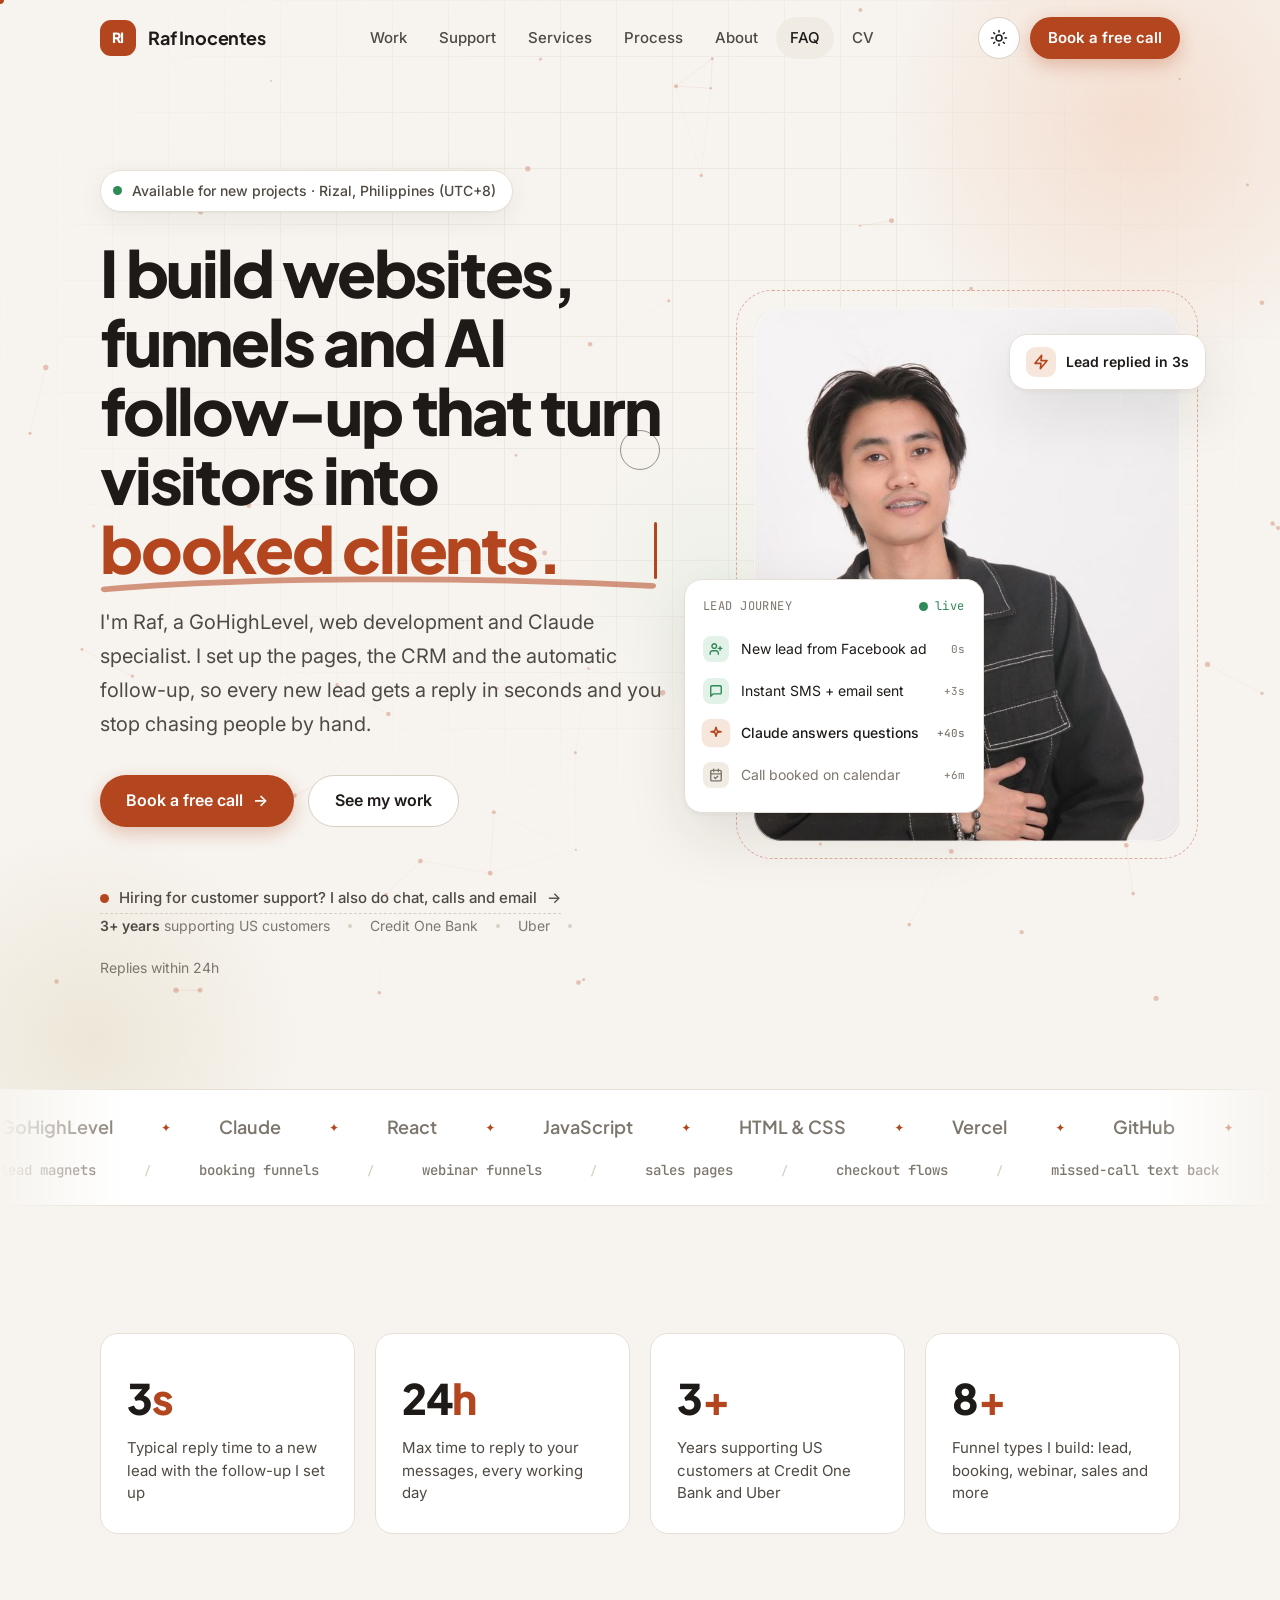
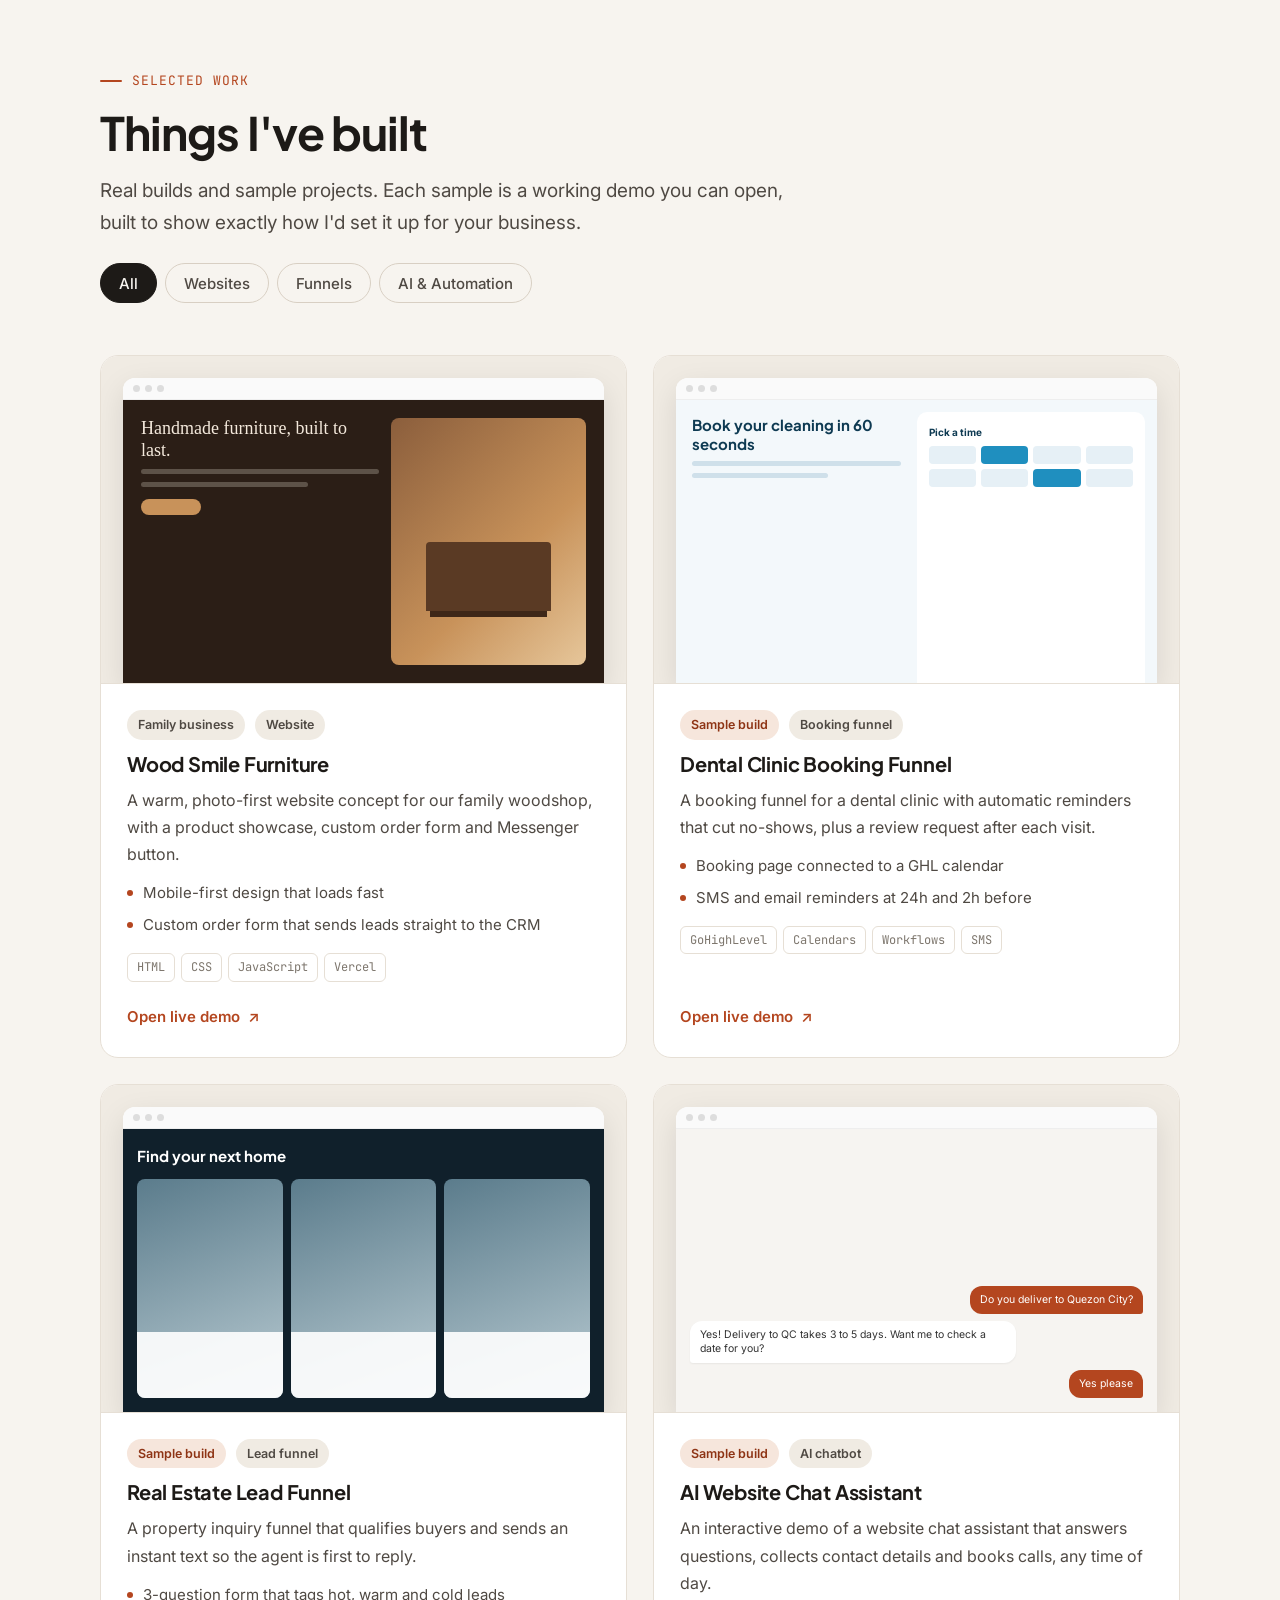
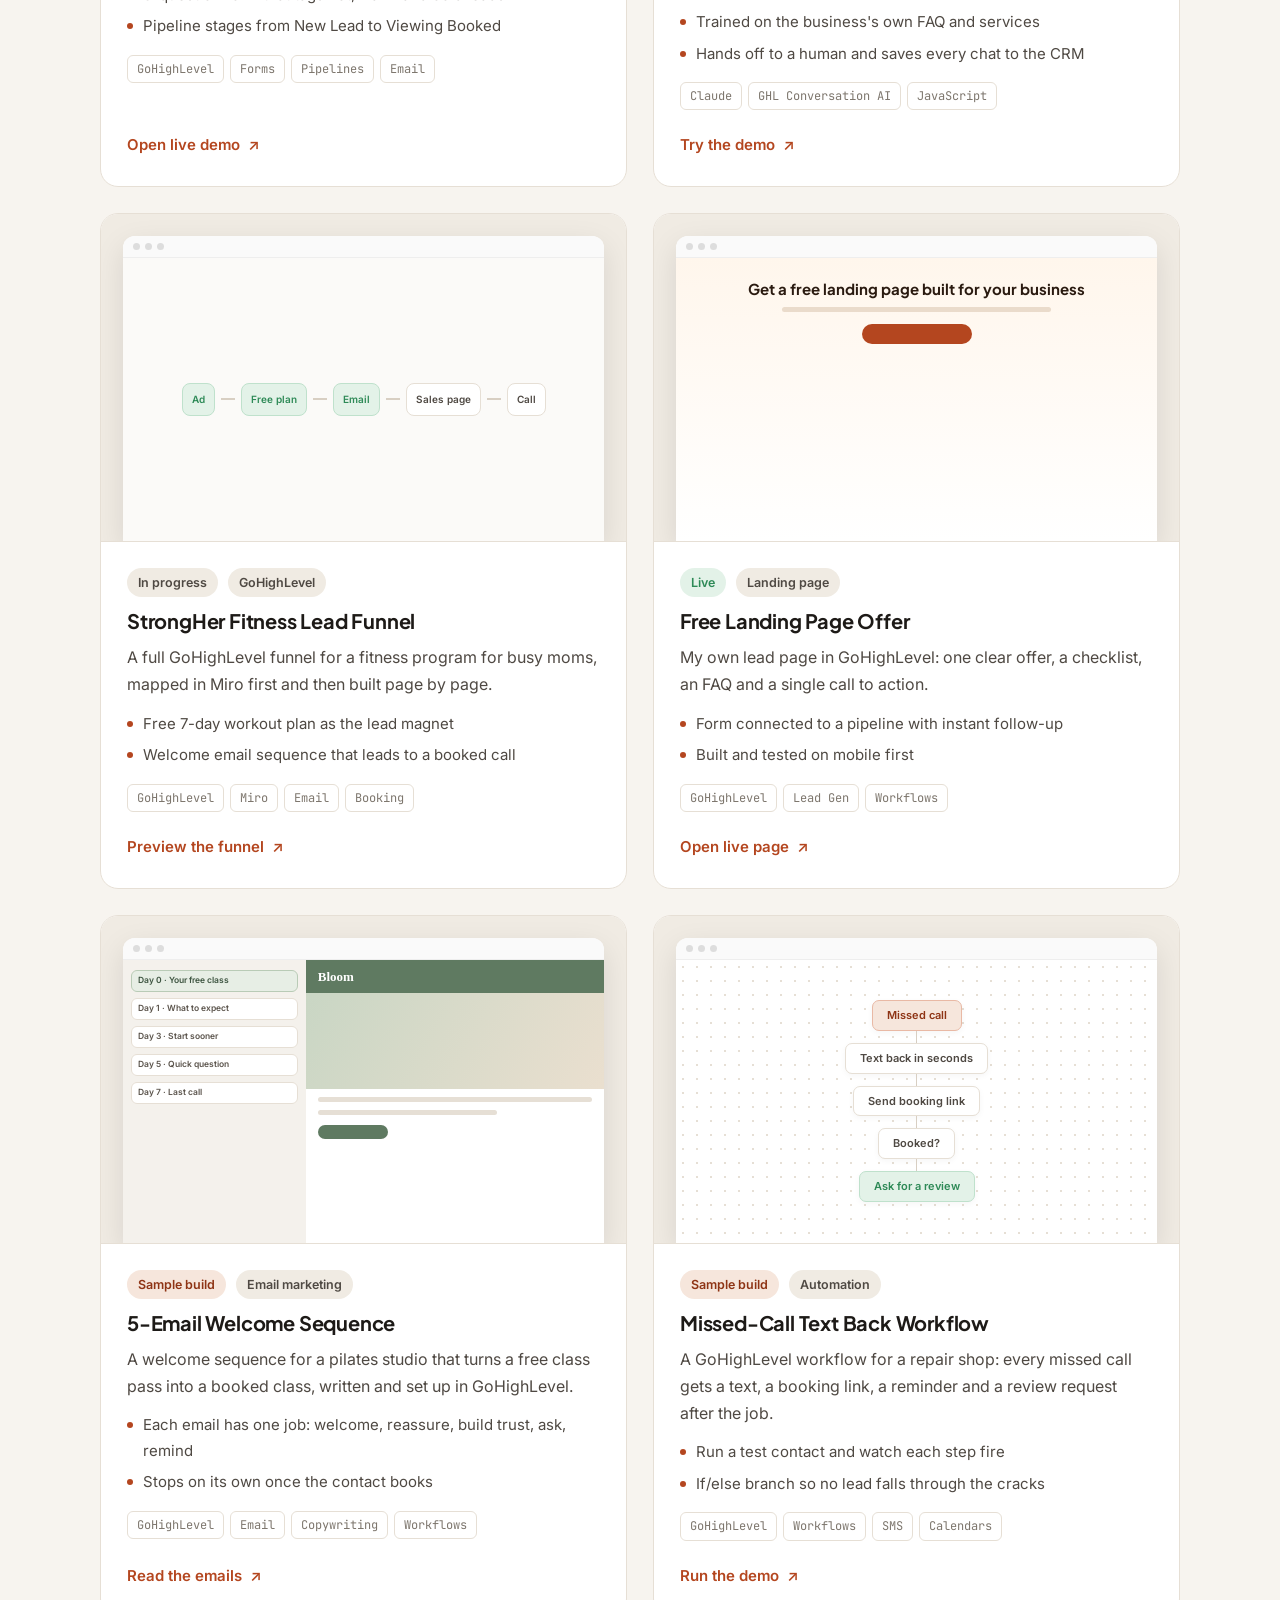
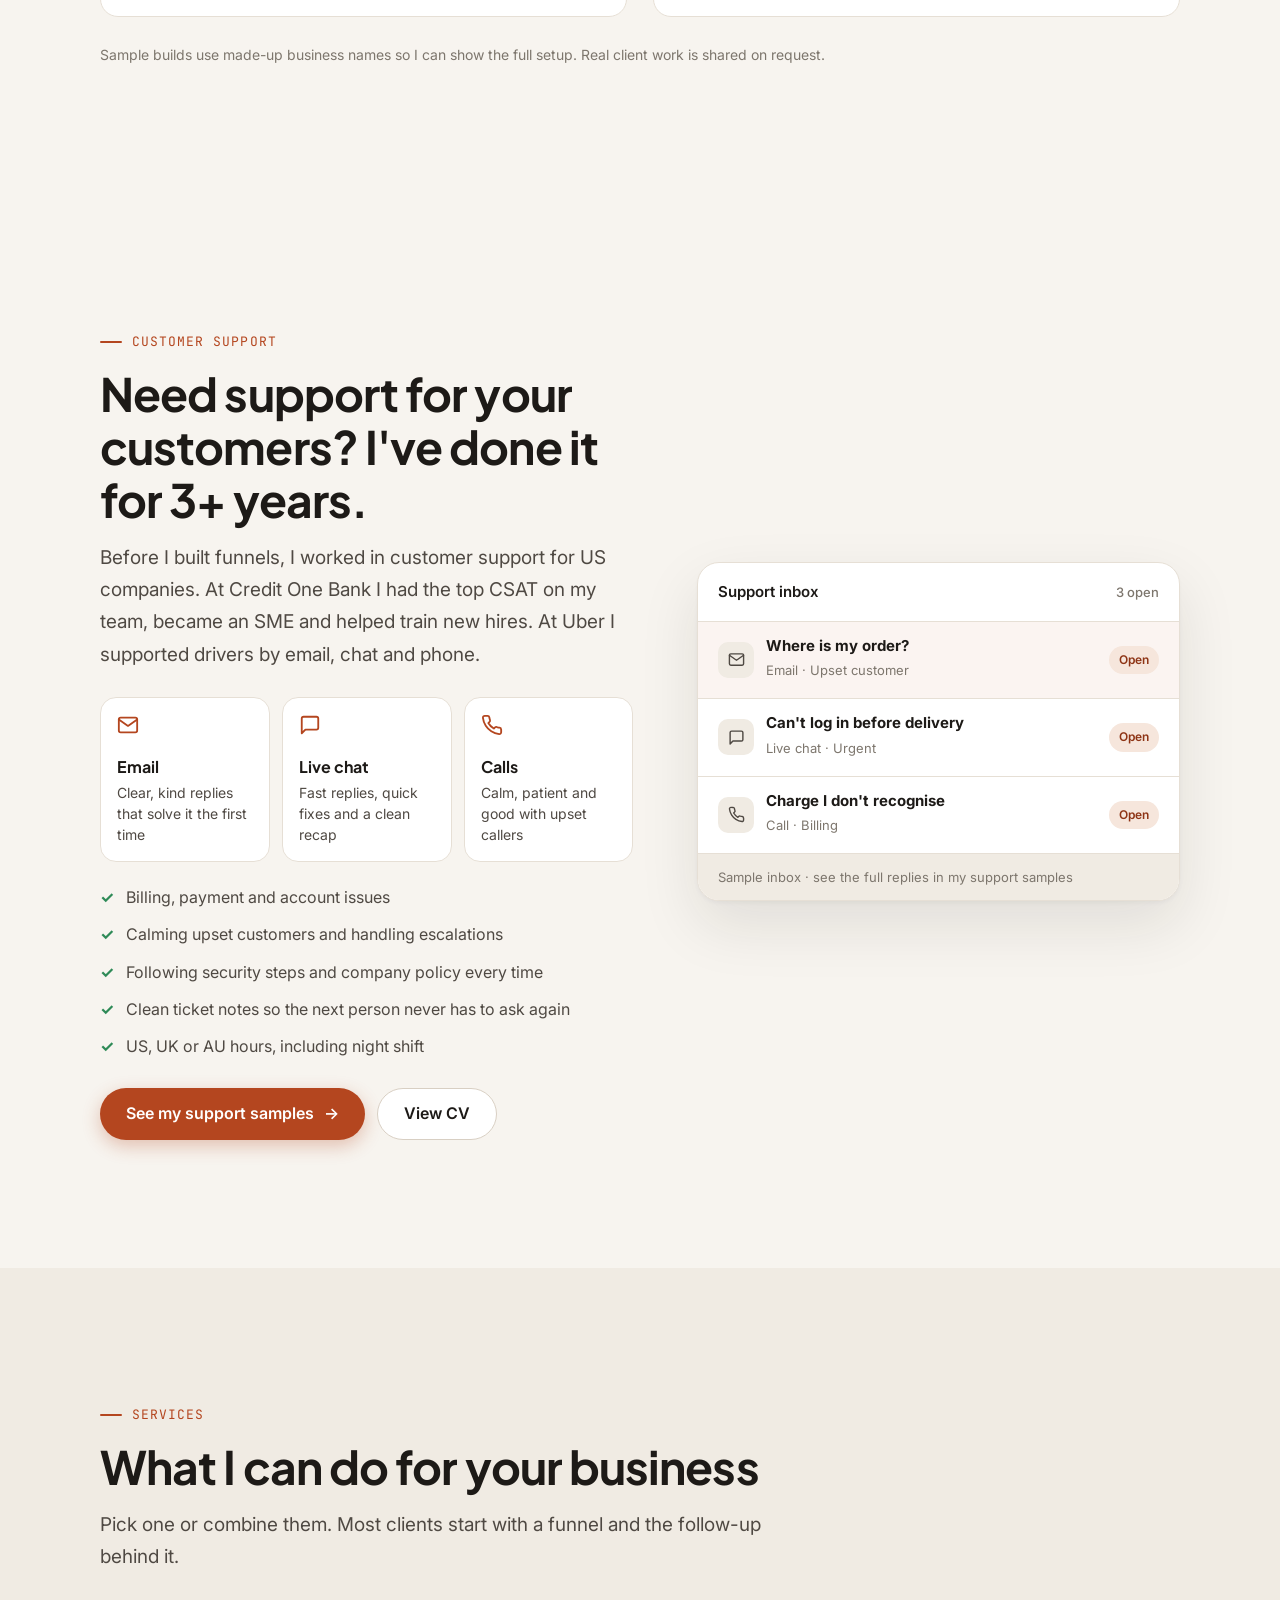
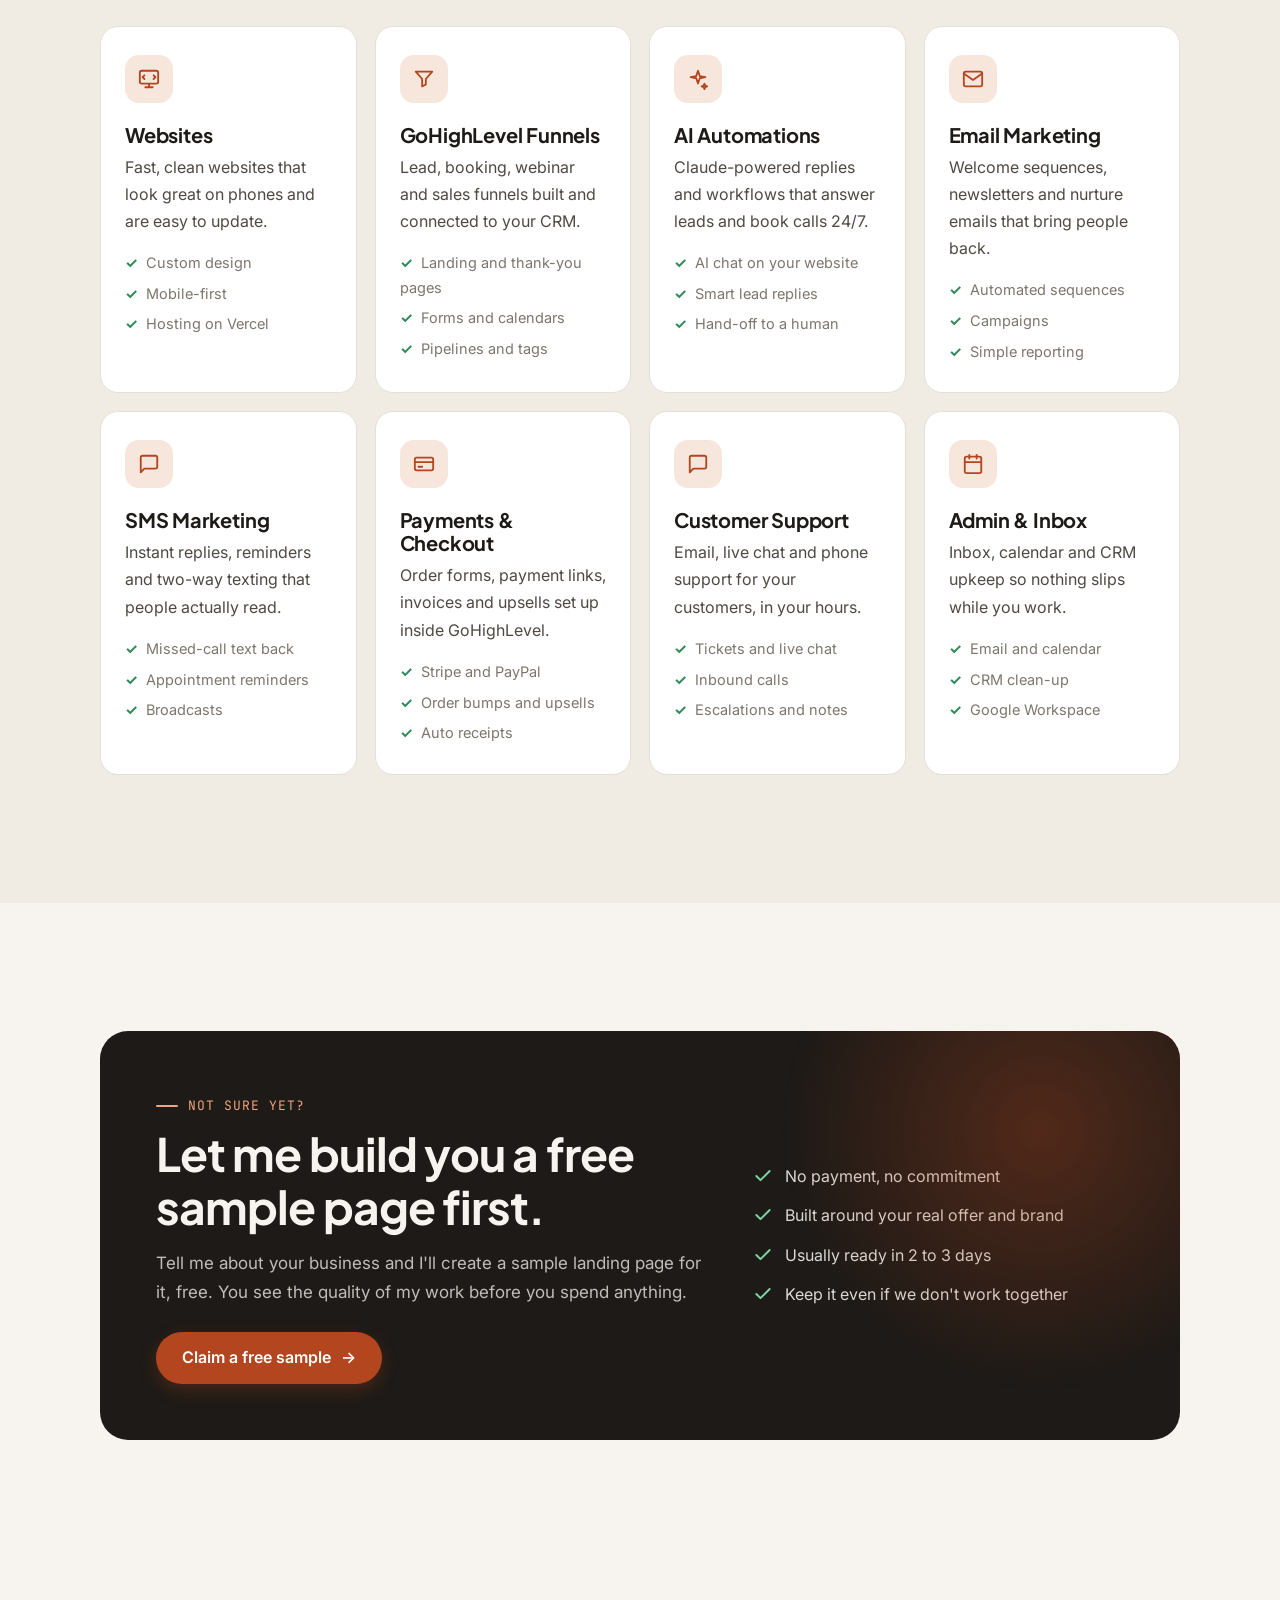
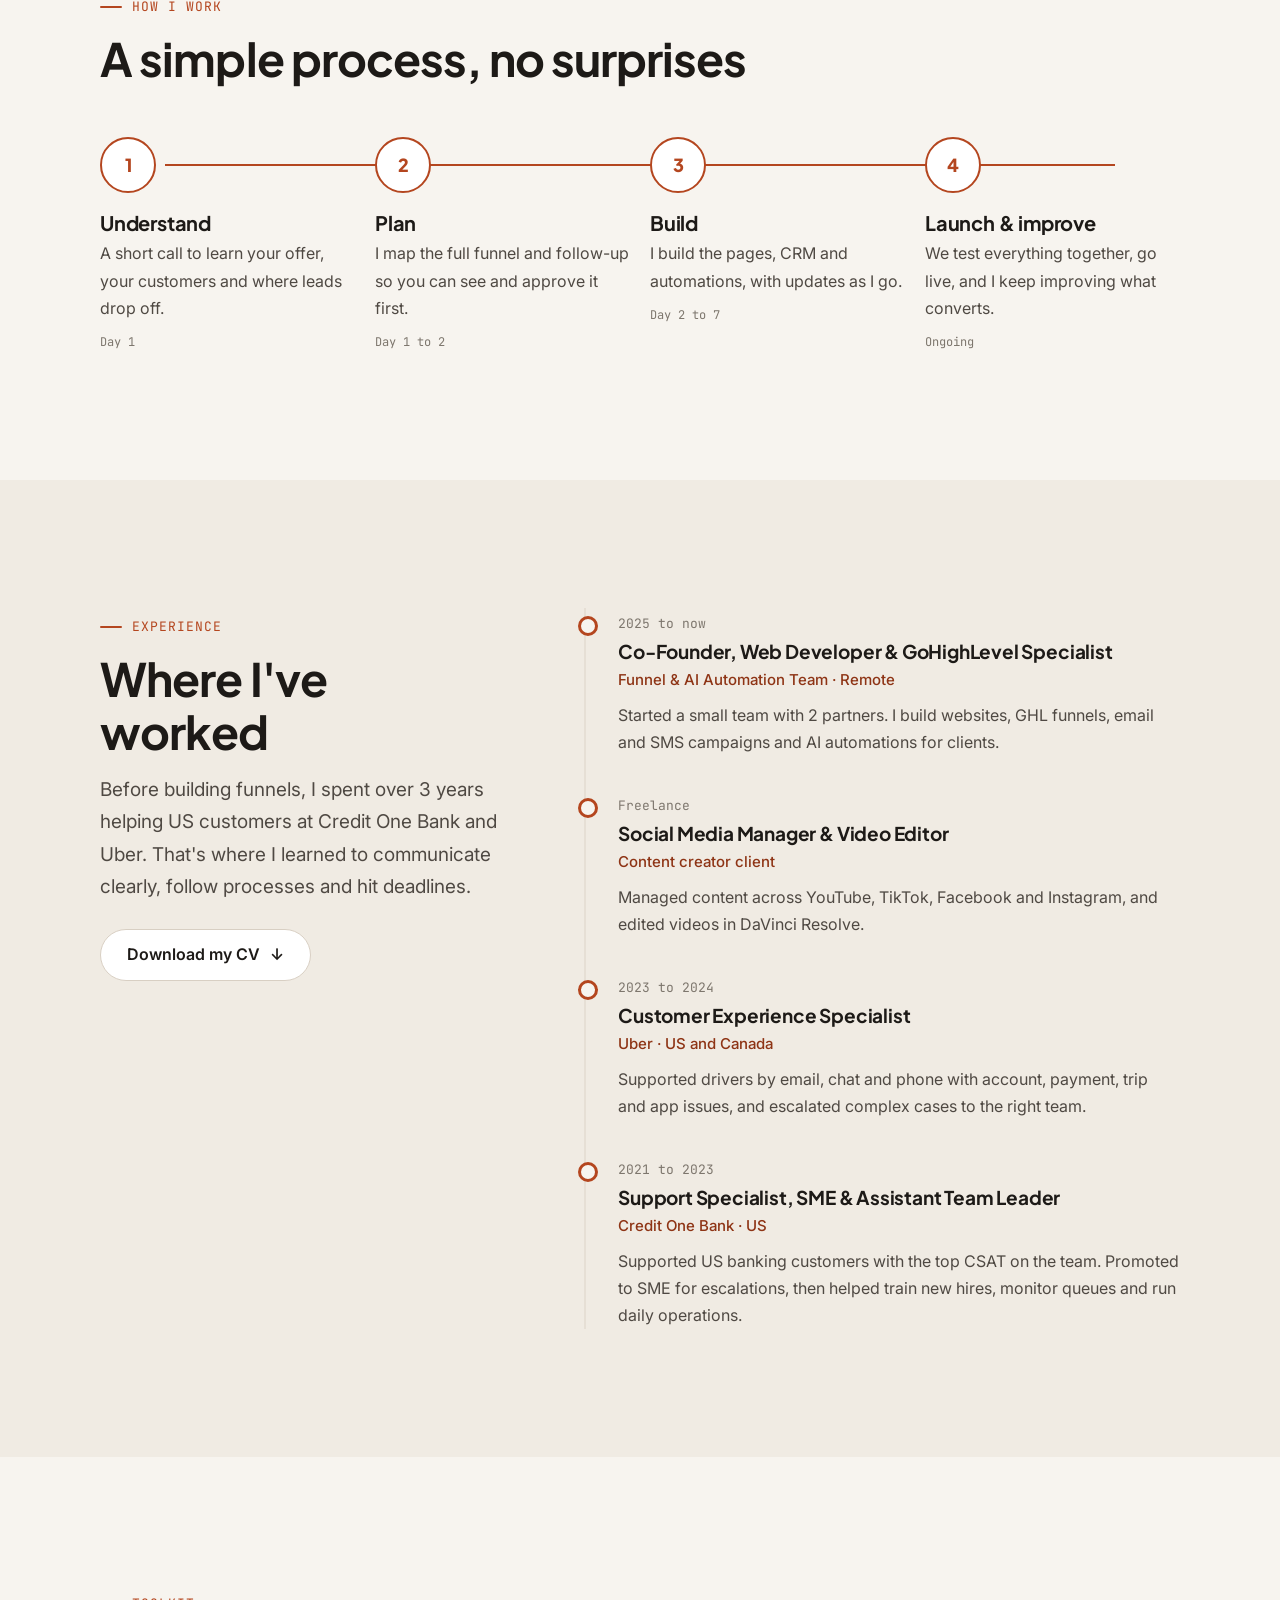
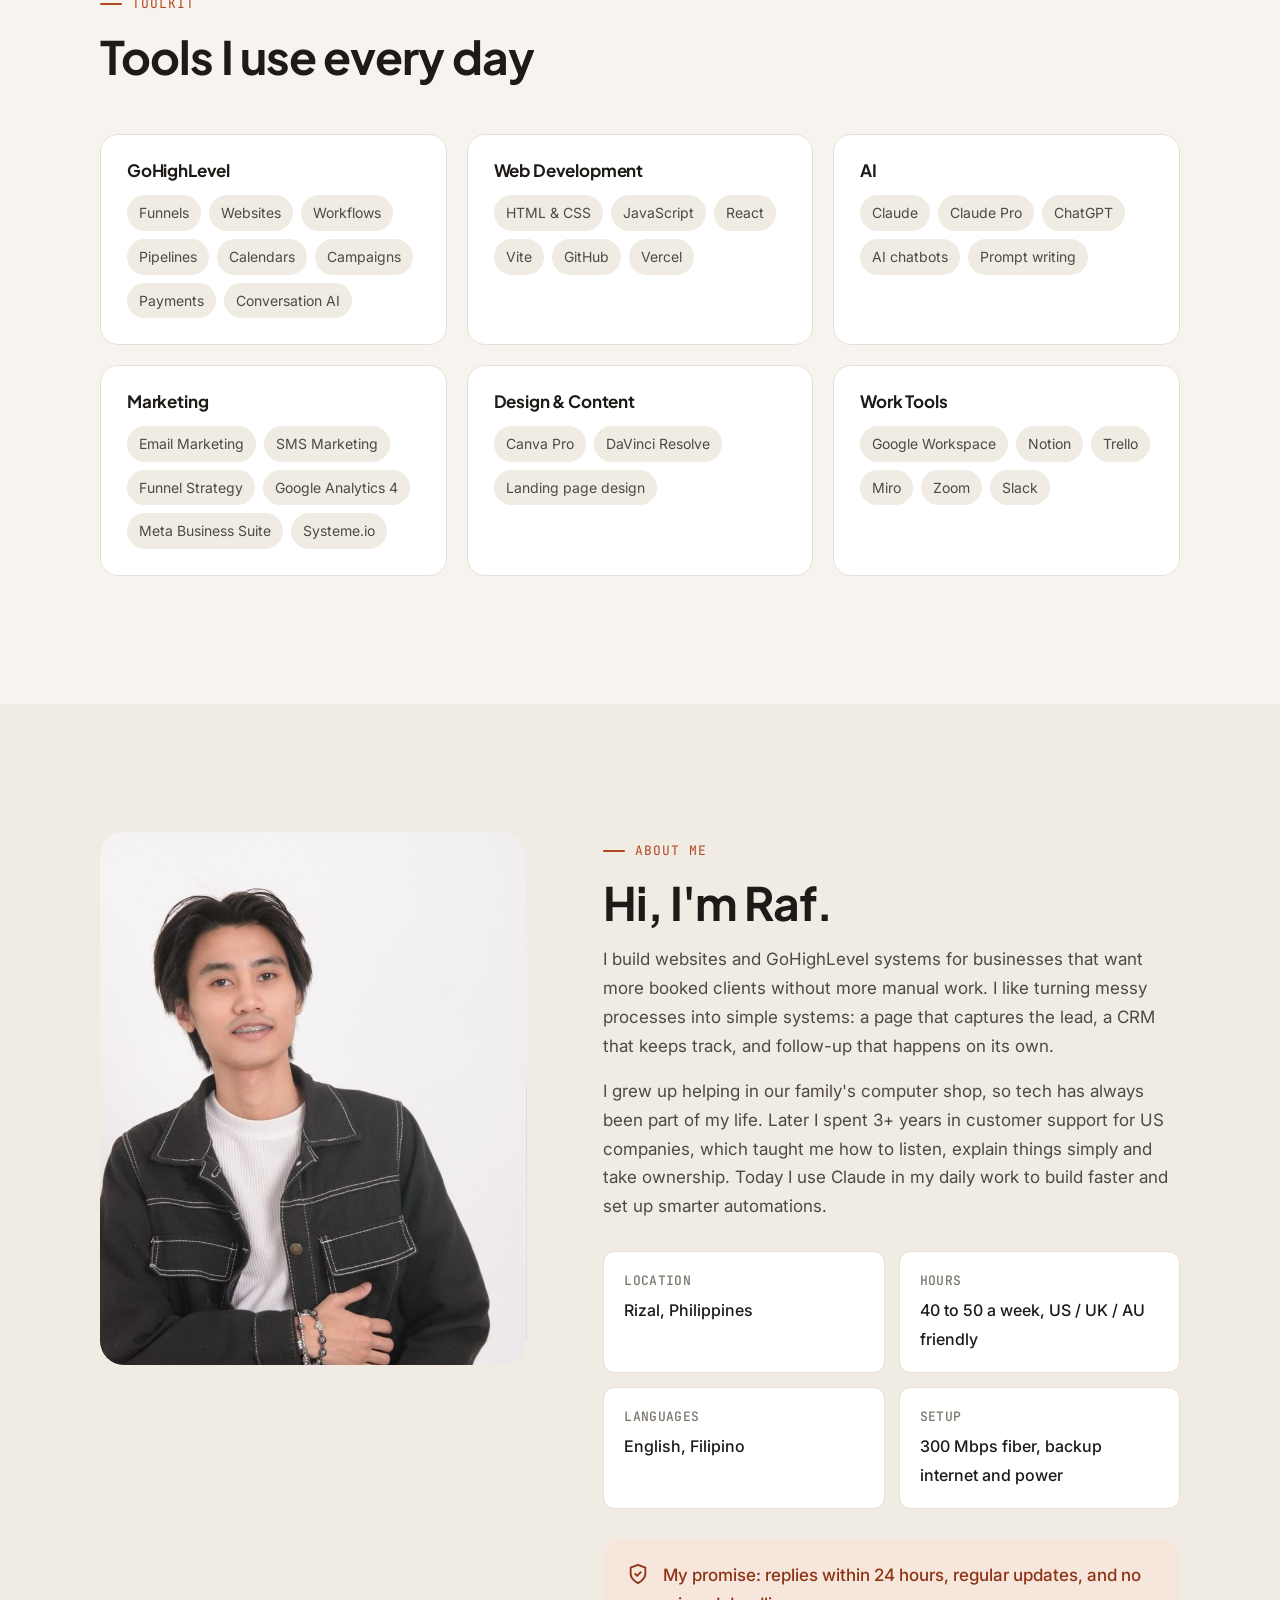
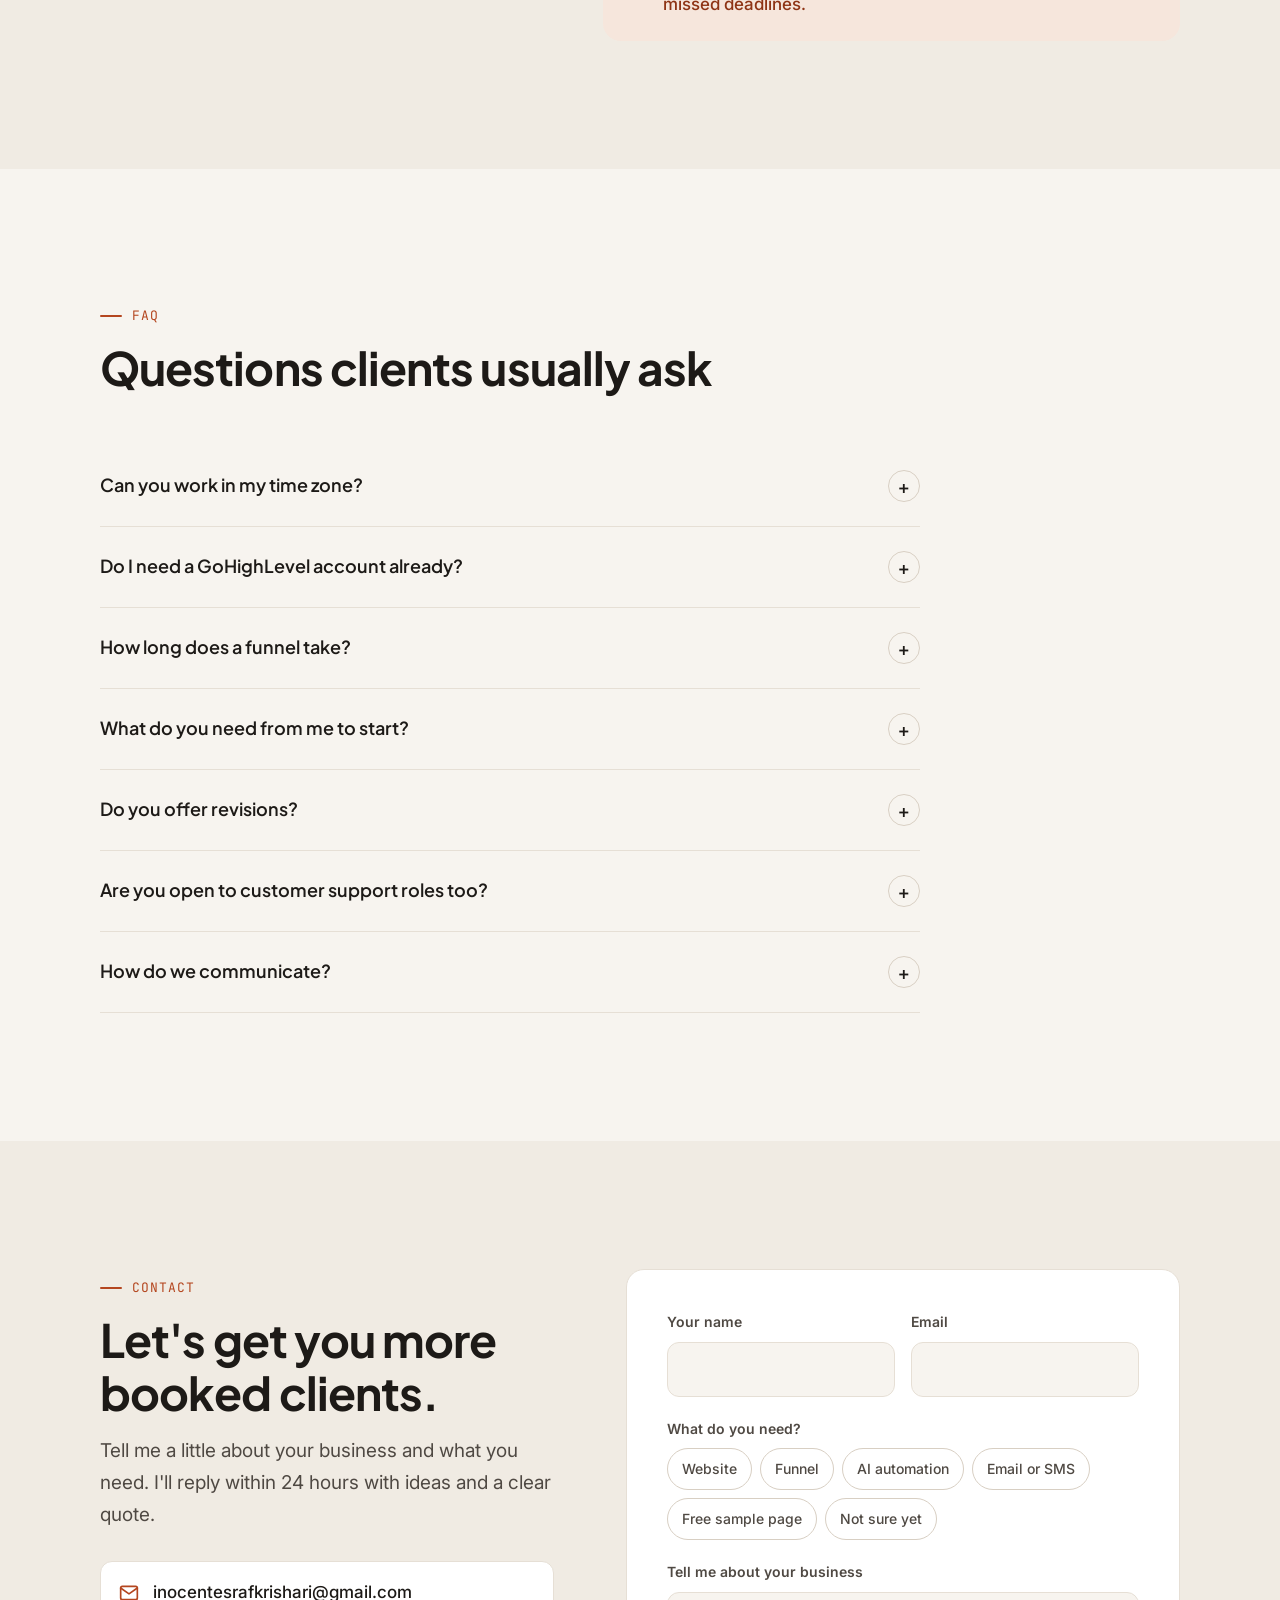
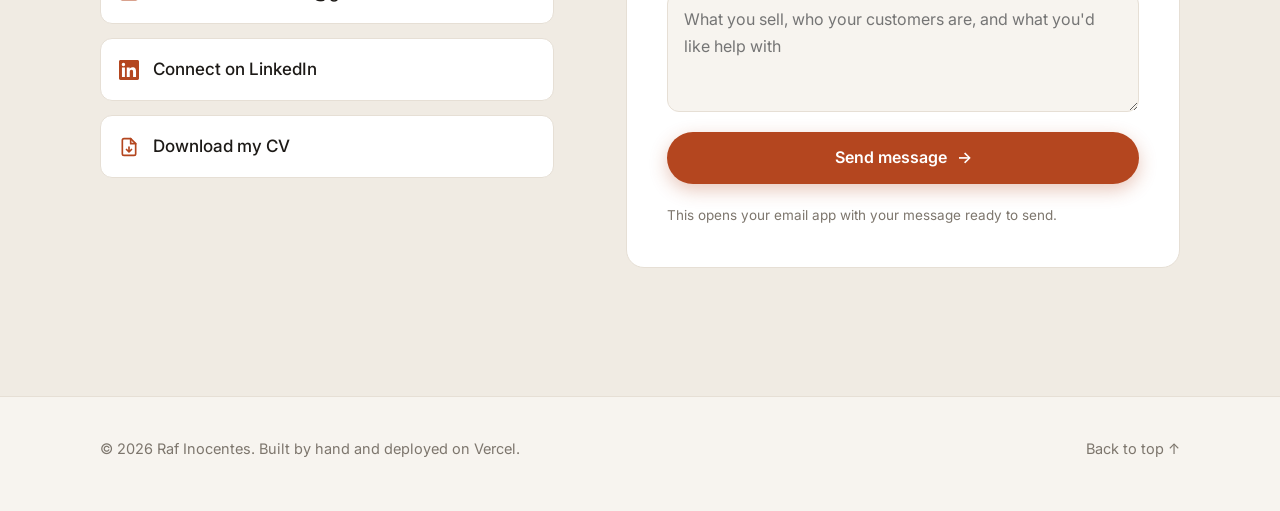
<file: index.html>
<!doctype html>
<html lang="en">
<head>
<meta charset="utf-8">
<meta name="viewport" content="width=device-width, initial-scale=1, viewport-fit=cover">
<title>Raf Inocentes | GoHighLevel, Web Development &amp; Claude Specialist</title>
<meta name="description" content="Raf Inocentes builds websites, GoHighLevel funnels and Claude-powered AI follow-up that turn visitors into booked clients, and brings 3+ years of email, chat and phone customer support for US companies. Based in the Philippines.">
<meta property="og:title" content="Raf Inocentes | GoHighLevel, Web Development & Claude Specialist">
<meta property="og:description" content="Websites, GoHighLevel funnels and AI follow-up that turn visitors into booked clients.">
<meta property="og:image" content="raf.jpg">
<meta name="theme-color" content="#F7F4EF">
<link rel="icon" href="data:image/svg+xml,%3Csvg xmlns='http://www.w3.org/2000/svg' viewBox='0 0 64 64'%3E%3Crect width='64' height='64' rx='16' fill='%23B4461F'/%3E%3Ctext x='50%25' y='56%25' text-anchor='middle' dominant-baseline='middle' font-family='Arial' font-weight='700' font-size='30' fill='white'%3ERI%3C/text%3E%3C/svg%3E">
<link rel="preconnect" href="https://fonts.googleapis.com">
<link rel="preconnect" href="https://fonts.gstatic.com" crossorigin>
<link href="https://fonts.googleapis.com/css2?family=Inter:wght@400;500;600&family=Plus+Jakarta+Sans:wght@500;600;700;800&family=JetBrains+Mono:wght@500&display=swap" rel="stylesheet">
<style>
:root{
  --bg:#F7F4EF; --bg-2:#F0EBE3; --surface:#FFFFFF; --ink:#1D1A17; --ink-2:#4F4943; --muted:#7D766D;
  --line:#E6DFD5; --line-2:#D8CFC3; --accent:#B4461F; --accent-ink:#8E3415; --accent-soft:#F6E6DC;
  --ok:#2E8A57; --ok-soft:#E3F2E8; --shadow:0 1px 2px rgba(29,26,23,.04),0 8px 28px rgba(29,26,23,.06);
  --shadow-lg:0 2px 4px rgba(29,26,23,.04),0 24px 60px rgba(29,26,23,.10);
  --f-display:"Plus Jakarta Sans",system-ui,sans-serif; --f-body:"Inter",system-ui,sans-serif; --f-mono:"JetBrains Mono",ui-monospace,monospace;
  --maxw:1160px; --gut:clamp(20px,5vw,40px); --r:18px; --r-sm:12px; --ease:cubic-bezier(.22,.8,.24,1);
  color-scheme:light;
}
[data-theme="dark"]{
  --bg:#141210; --bg-2:#1A1714; --surface:#1E1B18; --ink:#EEE9E2; --ink-2:#C3BBB0; --muted:#958D82;
  --line:#2D2925; --line-2:#3A352F; --accent:#E2805A; --accent-ink:#F09A77; --accent-soft:#33221A;
  --ok:#5BC48A; --ok-soft:#18291F; --shadow:0 1px 2px rgba(0,0,0,.3),0 8px 28px rgba(0,0,0,.25);
  --shadow-lg:0 2px 4px rgba(0,0,0,.3),0 24px 60px rgba(0,0,0,.35); color-scheme:dark;
}
*{box-sizing:border-box;margin:0;padding:0}
html{scroll-behavior:smooth;scroll-padding-top:84px;-webkit-text-size-adjust:100%}
body{background:var(--bg);color:var(--ink);font-family:var(--f-body);font-size:17px;line-height:1.7;-webkit-font-smoothing:antialiased;overflow-x:clip;transition:background .4s,color .4s}
img{max-width:100%;display:block}
a{color:inherit;text-decoration:none}
button{font:inherit;color:inherit;background:none;border:0;cursor:pointer}
::selection{background:var(--accent);color:#fff}
:focus-visible{outline:2px solid var(--accent);outline-offset:3px;border-radius:6px}
.container{max-width:var(--maxw);margin:0 auto;padding:0 var(--gut)}
.section{padding:clamp(80px,11vw,128px) 0;position:relative}
.eyebrow{font-family:var(--f-mono);font-size:13px;letter-spacing:.08em;text-transform:uppercase;color:var(--accent);display:inline-flex;align-items:center;gap:10px}
.eyebrow::before{content:"";width:22px;height:2px;background:currentColor;border-radius:2px}
h1,h2,h3{font-family:var(--f-display);line-height:1.15;letter-spacing:-.02em;color:var(--ink)}
h2{font-size:clamp(30px,4.2vw,46px);font-weight:700;margin:14px 0 16px;max-width:20ch}
h3{font-size:20px;font-weight:700;letter-spacing:-.01em}
.lead{font-size:clamp(17px,1.6vw,19px);color:var(--ink-2);max-width:60ch}
.muted{color:var(--muted)}
.sec-head{margin-bottom:52px}
.sec-head--row{display:flex;justify-content:space-between;align-items:flex-end;gap:24px;flex-wrap:wrap}

/* Buttons */
.btn{display:inline-flex;align-items:center;justify-content:center;gap:10px;height:52px;padding:0 26px;border-radius:999px;font-weight:600;font-size:16px;transition:transform .35s var(--ease),background .25s,color .25s,box-shadow .3s,border-color .25s;will-change:transform;white-space:nowrap}
.btn--primary{background:var(--accent);color:#fff;box-shadow:0 6px 18px color-mix(in srgb,var(--accent) 30%,transparent)}
.btn--primary:hover{background:var(--accent-ink);box-shadow:0 10px 28px color-mix(in srgb,var(--accent) 38%,transparent)}
[data-theme="dark"] .btn--primary{color:#1a0d07}
.btn--ghost{border:1.5px solid var(--line-2);background:var(--surface)}
.btn--ghost:hover{border-color:var(--ink)}
.btn--sm{height:42px;padding:0 18px;font-size:15px}
.btn .arrow{transition:transform .3s var(--ease)}
.btn:hover .arrow{transform:translateX(4px)}

/* Nav */
.nav{position:fixed;inset:0 0 auto 0;z-index:50;transition:background .3s,box-shadow .3s,backdrop-filter .3s}
.nav.is-scrolled{background:color-mix(in srgb,var(--bg) 82%,transparent);backdrop-filter:saturate(1.4) blur(14px);-webkit-backdrop-filter:saturate(1.4) blur(14px);box-shadow:0 1px 0 var(--line)}
.nav__inner{display:flex;align-items:center;justify-content:space-between;height:76px;gap:20px}
.brand{display:flex;align-items:center;gap:12px;font-family:var(--f-display);font-weight:700;font-size:18px;letter-spacing:-.01em}
.brand__mark{width:36px;height:36px;border-radius:11px;background:var(--accent);color:#fff;display:grid;place-items:center;font-size:14px;font-weight:800}
.nav__links{display:flex;align-items:center;gap:4px}
.nav__links a.lnk{padding:8px 14px;border-radius:999px;font-size:15px;font-weight:500;color:var(--ink-2);transition:color .2s,background .2s}
.nav__links a.lnk:hover,.nav__links a.lnk.is-active{color:var(--ink);background:var(--bg-2)}
.nav__right{display:flex;align-items:center;gap:10px}
.icon-btn{width:42px;height:42px;border-radius:50%;display:grid;place-items:center;border:1.5px solid var(--line-2);background:var(--surface);transition:border-color .2s,transform .3s var(--ease)}
.icon-btn:hover{border-color:var(--ink)}
.icon-btn svg{width:18px;height:18px}
.nav__toggle{display:none}
.progress{position:fixed;top:0;left:0;height:3px;width:100%;background:var(--accent);transform-origin:0 50%;transform:scaleX(0);z-index:60}

/* Hero */
.hero{padding:clamp(130px,16vw,170px) 0 clamp(70px,9vw,110px);position:relative;overflow:hidden}
.blobs{position:absolute;inset:0;z-index:-1;pointer-events:none;overflow:hidden}
.blob{position:absolute;border-radius:50%;opacity:.7;will-change:transform}
.blob--1{width:520px;height:520px;background:radial-gradient(closest-side,#F3D4C2,rgba(243,212,194,0));top:-140px;right:-120px;animation:float1 18s ease-in-out infinite}
.blob--2{width:420px;height:420px;background:radial-gradient(closest-side,#E9E1CF,rgba(233,225,207,0));bottom:-160px;left:-120px;animation:float2 22s ease-in-out infinite}
.blob--3{width:280px;height:280px;background:radial-gradient(closest-side,#DCEBDD,rgba(220,235,221,0));top:40%;left:45%;opacity:.35;animation:float1 26s ease-in-out infinite reverse}
[data-theme="dark"] .blob{opacity:.16}
@keyframes float1{0%,100%{transform:translate(0,0) scale(1)}50%{transform:translate(-40px,30px) scale(1.06)}}
@keyframes float2{0%,100%{transform:translate(0,0)}50%{transform:translate(50px,-30px)}}
.grid-bg{position:absolute;inset:0;z-index:-1;background-image:linear-gradient(var(--line) 1px,transparent 1px),linear-gradient(90deg,var(--line) 1px,transparent 1px);background-size:56px 56px;mask-image:radial-gradient(ellipse 70% 60% at 50% 30%,#000 30%,transparent 75%);-webkit-mask-image:radial-gradient(ellipse 70% 60% at 50% 30%,#000 30%,transparent 75%);opacity:.6}
.hero__grid{display:grid;grid-template-columns:1.15fr .85fr;gap:clamp(40px,6vw,80px);align-items:center}
.pill{display:inline-flex;align-items:center;gap:10px;padding:8px 16px 8px 12px;border-radius:999px;background:var(--surface);border:1px solid var(--line);font-size:14px;font-weight:500;color:var(--ink-2);box-shadow:var(--shadow)}
.dot{width:9px;height:9px;border-radius:50%;background:var(--ok);position:relative;flex:none}
.dot::after{content:"";position:absolute;inset:-4px;border-radius:50%;border:2px solid var(--ok);opacity:0;animation:ping 2s var(--ease) infinite}
@keyframes ping{0%{transform:scale(.6);opacity:.8}100%{transform:scale(1.8);opacity:0}}
.hero h1{font-size:clamp(38px,5.6vw,64px);font-weight:800;margin:26px 0 22px;letter-spacing:-.035em;line-height:1.08}
.hero h1 .w{display:inline-block;opacity:0;transform:translateY(22px);transition:opacity .7s var(--ease),transform .7s var(--ease)}
.hero h1.is-in .w{opacity:1;transform:none}
.hl{position:relative;color:var(--accent);white-space:nowrap}
.hl svg{position:absolute;left:0;bottom:-.18em;width:100%;height:.36em;overflow:visible}
.hl path{fill:none;stroke:var(--accent);stroke-width:5;stroke-linecap:round;stroke-dasharray:420;stroke-dashoffset:420;transition:stroke-dashoffset 1.1s var(--ease) .9s;opacity:.55}
.hero h1.is-in .hl path{stroke-dashoffset:0}
.hero__sub{font-size:clamp(17px,1.7vw,20px);color:var(--ink-2);max-width:54ch;margin-bottom:34px}
.hero__ctas{display:flex;gap:14px;flex-wrap:wrap;margin-bottom:40px}
.trust{display:flex;align-items:center;gap:18px;flex-wrap:wrap;font-size:14px;color:var(--muted)}
.trust b{color:var(--ink-2);font-weight:600}
.trust .sep{width:4px;height:4px;border-radius:50%;background:var(--line-2)}
.hero__visual{position:relative;justify-self:end;width:100%;max-width:440px}
.photo{border-radius:28px;overflow:hidden;aspect-ratio:4/5;background:var(--bg-2);box-shadow:var(--shadow-lg);position:relative}
.photo img{width:100%;height:100%;object-fit:cover;object-position:50% 20%;transform:scale(1.04);transition:transform 1.2s var(--ease)}
.photo:hover img{transform:scale(1.08)}
.float-card{position:absolute;background:var(--surface);border:1px solid var(--line);border-radius:var(--r);box-shadow:var(--shadow-lg);padding:16px 18px}
.journey{left:-70px;bottom:28px;width:300px}
.journey__head{display:flex;justify-content:space-between;align-items:center;font-size:12px;font-family:var(--f-mono);color:var(--muted);margin-bottom:12px;letter-spacing:.04em}
.journey__live{display:flex;align-items:center;gap:7px;color:var(--ok)}
.step{display:flex;align-items:center;gap:12px;padding:8px 0;font-size:14px;color:var(--muted);transition:color .4s}
.step__ic{width:26px;height:26px;border-radius:8px;display:grid;place-items:center;background:var(--bg-2);flex:none;transition:background .4s,color .4s,transform .4s var(--ease)}
.step__ic svg{width:14px;height:14px}
.step.is-done{color:var(--ink)}
.step.is-done .step__ic{background:var(--ok-soft);color:var(--ok)}
.step.is-active{color:var(--ink);font-weight:500}
.step.is-active .step__ic{background:var(--accent-soft);color:var(--accent);transform:scale(1.1)}
.step__t{margin-left:auto;font-family:var(--f-mono);font-size:11px;color:var(--muted)}
.chip-float{top:26px;right:-26px;display:flex;align-items:center;gap:10px;padding:12px 16px;font-size:14px;font-weight:600}
.chip-float .badge{width:30px;height:30px;border-radius:9px;background:var(--accent-soft);color:var(--accent);display:grid;place-items:center}
.bob{animation:bob 6s ease-in-out infinite}
.bob--2{animation-delay:-3s}
@keyframes bob{0%,100%{transform:translateY(0)}50%{transform:translateY(-10px)}}

/* Marquee */
.marquee{border-block:1px solid var(--line);padding:22px 0;overflow:hidden;background:var(--surface);-webkit-mask-image:linear-gradient(90deg,transparent,#000 10%,#000 90%,transparent);mask-image:linear-gradient(90deg,transparent,#000 10%,#000 90%,transparent)}
.marquee__track{display:flex;gap:48px;width:max-content;animation:marquee 38s linear infinite}
.marquee:hover .marquee__track{animation-play-state:paused}
.marquee span{font-family:var(--f-display);font-weight:600;font-size:18px;color:var(--muted);display:flex;align-items:center;gap:48px;white-space:nowrap}
.marquee span::after{content:"✦";color:var(--accent);font-size:12px}
@keyframes marquee{to{transform:translateX(-50%)}}

/* Stats */
.stats{display:grid;grid-template-columns:repeat(4,1fr);gap:20px;margin-top:-1px}
.stat{padding:28px 26px;border-radius:var(--r);background:var(--surface);border:1px solid var(--line)}
.stat__v{font-family:var(--f-display);font-size:clamp(32px,3.6vw,42px);font-weight:800;letter-spacing:-.03em;color:var(--ink)}
.stat__v em{font-style:normal;color:var(--accent)}
.stat__l{font-size:15px;color:var(--ink-2);margin-top:4px;line-height:1.5}

/* Cards */
.card{background:var(--surface);border:1px solid var(--line);border-radius:var(--r);position:relative;overflow:hidden;transition:border-color .3s,transform .5s var(--ease),box-shadow .5s var(--ease)}
.card::before{content:"";position:absolute;inset:0;background:radial-gradient(420px circle at var(--mx,50%) var(--my,50%),color-mix(in srgb,var(--accent) 9%,transparent),transparent 45%);opacity:0;transition:opacity .4s;pointer-events:none}
.card:hover::before{opacity:1}
.card:hover{border-color:var(--line-2);box-shadow:var(--shadow-lg);transform:translateY(-4px)}

/* Work */
.filters{display:flex;gap:8px;flex-wrap:wrap}
.filter{height:40px;padding:0 18px;border-radius:999px;border:1.5px solid var(--line-2);font-size:15px;font-weight:500;color:var(--ink-2);transition:all .25s}
.filter:hover{border-color:var(--ink);color:var(--ink)}
.filter.is-on{background:var(--ink);border-color:var(--ink);color:var(--bg)}
.work{display:grid;grid-template-columns:repeat(2,1fr);gap:26px}
.proj{display:flex;flex-direction:column;transition:opacity .4s,transform .5s var(--ease),border-color .3s,box-shadow .5s}
.proj.is-hidden{display:none}
.proj__view{aspect-ratio:16/10;background:var(--bg-2);border-bottom:1px solid var(--line);position:relative;overflow:hidden}
.proj__view .mock{position:absolute;inset:22px 22px 0;border-radius:12px 12px 0 0;background:var(--surface);box-shadow:0 10px 30px rgba(0,0,0,.10);overflow:hidden;transition:transform .7s var(--ease)}
.proj:hover .mock{transform:translateY(-8px) scale(1.015);transition:transform .25s var(--ease)}
.proj__body{padding:26px 26px 28px;display:flex;flex-direction:column;gap:12px;flex:1}
.proj__top{display:flex;align-items:center;gap:10px;flex-wrap:wrap}
.tag{font-size:12.5px;font-weight:600;padding:4px 11px;border-radius:999px;background:var(--bg-2);color:var(--ink-2)}
.tag--live{background:var(--ok-soft);color:var(--ok)}
.tag--sample{background:var(--accent-soft);color:var(--accent-ink)}
.proj p{color:var(--ink-2);font-size:16px}
.proj ul{list-style:none;display:grid;gap:6px;font-size:15px;color:var(--ink-2)}
.proj li{display:flex;gap:10px}
.proj li::before{content:"";width:6px;height:6px;border-radius:50%;background:var(--accent);margin-top:10px;flex:none}
.tools{display:flex;flex-wrap:wrap;gap:6px;margin-top:4px}
.tools span{font-family:var(--f-mono);font-size:12px;padding:3px 9px;border-radius:6px;border:1px solid var(--line);color:var(--muted)}
.proj__link{margin-top:auto;padding-top:10px;display:inline-flex;align-items:center;gap:8px;font-weight:600;color:var(--accent);font-size:15px}
.proj__link .arrow{transition:transform .3s var(--ease)}
.proj:hover .proj__link .arrow{transform:translate(3px,-3px)}
.note{margin-top:26px;font-size:14px;color:var(--muted)}

/* Mock contents */
.m-bar{height:22px;display:flex;align-items:center;gap:5px;padding:0 10px;border-bottom:1px solid #eee;background:#fafafa}
.m-bar i{width:7px;height:7px;border-radius:50%;background:#ddd}
.m-wood{background:#2B1E16;color:#F4E9DC;height:calc(100% - 22px);padding:18px;display:grid;grid-template-columns:1.1fr .9fr;gap:12px}
.m-wood h4{font-family:Georgia,serif;font-size:18px;font-weight:400;line-height:1.2}
.m-wood .ln{height:5px;border-radius:3px;background:rgba(244,233,220,.25);margin-top:8px}
.m-wood .bt{width:60px;height:16px;border-radius:999px;background:#C8925A;margin-top:12px}
.m-wood .ph{border-radius:8px;background:linear-gradient(135deg,#8B5E3C,#C8925A 60%,#E6C69A);position:relative}
.m-wood .ph::after{content:"";position:absolute;left:18%;right:18%;bottom:22%;height:28%;border-radius:4px 4px 0 0;background:#5A3A24;box-shadow:0 10px 0 -4px #3E2718}
.m-dent{height:calc(100% - 22px);display:grid;grid-template-columns:1fr 1fr;background:#F3F8FB}
.m-dent .l{padding:16px}
.m-dent h4{font-size:15px;color:#0E3A52;line-height:1.25;font-family:var(--f-display)}
.m-dent .ln{height:5px;border-radius:3px;background:#CFE0EA;margin-top:7px}
.m-dent .r{background:#fff;margin:12px 12px 0 0;border-radius:10px 10px 0 0;padding:12px;display:grid;grid-template-columns:repeat(4,1fr);gap:5px;align-content:start}
.m-dent .r b{grid-column:1/-1;font-size:10px;color:#0E3A52;font-family:var(--f-body)}
.m-dent .r span{height:18px;border-radius:4px;background:#E6F0F6}
.m-dent .r span.on{background:#1F8FBF}
.m-real{height:calc(100% - 22px);background:#10202B;padding:14px;display:grid;grid-template-rows:auto 1fr;gap:10px}
.m-real h4{color:#fff;font-size:15px;font-family:var(--f-display)}
.m-real .row{display:grid;grid-template-columns:repeat(3,1fr);gap:8px}
.m-real .h{border-radius:8px;background:linear-gradient(160deg,#5B7C8C,#B9CBD2);position:relative;overflow:hidden}
.m-real .h::after{content:"";position:absolute;inset:auto 0 0;height:30%;background:rgba(255,255,255,.9)}
.m-chat{height:calc(100% - 22px);background:#F6F4F1;padding:14px;display:flex;flex-direction:column;gap:7px;justify-content:flex-end}
.m-chat .b{max-width:72%;padding:7px 10px;border-radius:12px;font-size:10.5px;line-height:1.35;font-family:var(--f-body)}
.m-chat .u{align-self:flex-end;background:#B4461F;color:#fff;border-bottom-right-radius:3px}
.m-chat .a{align-self:flex-start;background:#fff;color:#333;border-bottom-left-radius:3px;box-shadow:0 1px 2px rgba(0,0,0,.06)}
.m-flow{height:calc(100% - 22px);background:#FBFAF8;padding:16px;display:flex;align-items:center;justify-content:center;gap:6px}
.m-flow .n{padding:7px 9px;border-radius:8px;background:#fff;border:1px solid #E6DFD5;font-size:10px;font-weight:600;color:#4F4943;white-space:nowrap}
.m-flow .n.on{background:#E3F2E8;border-color:#BFE1CC;color:#2E8A57}
.m-flow .ar{width:14px;height:2px;background:#D8CFC3}
.m-lp{height:calc(100% - 22px);background:linear-gradient(180deg,#FFF6EC,#fff);padding:16px;text-align:center}
.m-lp h4{font-size:15px;color:#2a1a10;font-family:var(--f-display);line-height:1.25;max-width:80%;margin:6px auto 0}
.m-lp .ln{height:5px;border-radius:3px;background:#EADBCB;margin:8px auto 0;width:60%}
.m-lp .bt{width:110px;height:20px;border-radius:999px;background:#B4461F;margin:12px auto 0}


/* Hero support link */
.hire-cs{display:inline-flex;align-items:center;gap:10px;margin-top:18px;font-size:15px;font-weight:500;color:var(--ink-2);text-decoration:none;border-bottom:1px dashed var(--line-2);padding-bottom:2px;transition:color .25s,border-color .25s}
.hire-cs:hover{color:var(--accent);border-color:var(--accent)}
.hire-cs .arrow{transition:transform .3s var(--ease)}
.hire-cs:hover .arrow{transform:translateX(4px)}
.hire-cs .dot{background:var(--accent)}
.hire-cs .dot::after{border-color:var(--accent)}

/* Mock: email + workflow */
.m-mail{height:calc(100% - 22px);display:grid;grid-template-columns:38% 1fr;background:#fff}
.m-mail .l{background:#F4F1EC;padding:10px 8px;display:grid;gap:6px;align-content:start}
.m-mail .l span{height:22px;border-radius:6px;background:#fff;border:1px solid #E6DFD5;display:flex;align-items:center;padding:0 6px;font-size:8.5px;font-weight:600;color:#5B544C;white-space:nowrap;overflow:hidden}
.m-mail .l span.on{background:#E7EEE5;border-color:#B9CBB6;color:#3E5541}
.m-mail .r{padding:0}
.m-mail .hd{background:#5F7A61;color:#fff;font:600 13px/1 Georgia,serif;padding:10px 12px}
.m-mail .im{height:34%;background:linear-gradient(120deg,#C9D6C4,#EADFCF)}
.m-mail .ln{height:5px;border-radius:3px;background:#E6DFD5;margin:8px 12px 0}
.m-mail .bt{width:70px;height:14px;border-radius:999px;background:#5F7A61;margin:10px 12px 0}
.m-wf{height:calc(100% - 22px);background:#fff radial-gradient(circle,#E6DFD5 1px,transparent 1.2px) 0 0/14px 14px;display:flex;flex-direction:column;align-items:center;justify-content:center;gap:0;padding:8px}
.m-wf .n{font-size:11px;font-weight:600;color:#4F4943;background:#fff;border:1px solid #E6DFD5;border-radius:7px;padding:5px 14px;white-space:nowrap;box-shadow:0 2px 6px rgba(0,0,0,.04)}
.m-wf .n.t{border-color:#E9B9A5;background:#F6E6DC;color:#8E3415}
.m-wf .n.g{border-color:#BFE1CC;background:#E3F2E8;color:#2E8A57}
.m-wf i{width:1.5px;height:12px;background:#D8CFC3}

/* Support section */
.support{display:grid;grid-template-columns:1.05fr .95fr;gap:clamp(32px,5vw,64px);align-items:center}
.support>*{min-width:0}
.chan{display:grid;grid-template-columns:repeat(3,1fr);gap:12px;margin:26px 0 22px}
.chan div{background:var(--surface);border:1px solid var(--line);border-radius:16px;padding:16px;transition:transform .35s var(--ease),border-color .3s}
.chan div:hover{transform:translateY(-3px);border-color:var(--line-2)}
.chan svg{width:22px;height:22px;color:var(--accent)}
.chan b{display:block;font-family:var(--f-display);font-size:16px;margin-top:8px}
.chan span{font-size:14px;color:var(--ink-2);line-height:1.5;display:block;margin-top:2px}
.cs-list{list-style:none;display:grid;gap:10px;margin-bottom:28px}
.cs-list li{display:flex;gap:12px;color:var(--ink-2);font-size:16px}
.cs-list li::before{content:"✓";color:var(--ok);font-weight:700}
.cs-ctas{display:flex;gap:12px;flex-wrap:wrap}
.inbox{background:var(--surface);border:1px solid var(--line);border-radius:22px;box-shadow:var(--shadow-lg);overflow:hidden}
.inbox__hd{display:flex;justify-content:space-between;align-items:center;padding:16px 20px;border-bottom:1px solid var(--line);font-weight:600;font-size:15px}
.inbox__hd small{font-weight:500;color:var(--muted);font-size:13px}
.tk{display:grid;grid-template-columns:36px 1fr auto;gap:12px;align-items:center;padding:14px 20px;border-bottom:1px solid var(--line);transition:background .4s}
.tk:last-child{border-bottom:0}
.tk.is-act{background:color-mix(in srgb,var(--accent) 6%,transparent)}
.tk__ic{width:36px;height:36px;border-radius:10px;display:grid;place-items:center;background:var(--bg-2);color:var(--ink-2)}
.tk__ic svg{width:17px;height:17px}
.tk b{display:block;font-size:15px;line-height:1.3}
.tk small{font-size:13px;color:var(--muted)}
.st{font-size:12px;font-weight:600;padding:4px 10px;border-radius:999px;background:var(--accent-soft);color:var(--accent-ink);transition:all .35s var(--ease);white-space:nowrap}
.st.ok{background:var(--ok-soft);color:var(--ok)}
.inbox__ft{padding:12px 20px;font-size:13px;color:var(--muted);background:var(--bg-2)}
@media (max-width:1020px){.support{grid-template-columns:1fr}}
@media (max-width:600px){.chan{grid-template-columns:1fr}}

/* Services */
.services{display:grid;grid-template-columns:repeat(4,1fr);gap:18px}
.svc{padding:28px 24px!important}
.svc{padding:30px 28px}
.svc__ic{width:48px;height:48px;border-radius:14px;background:var(--accent-soft);color:var(--accent);display:grid;place-items:center;margin-bottom:20px;transition:transform .5s var(--ease)}
.svc:hover .svc__ic{transform:rotate(-8deg) scale(1.08)}
.svc__ic svg{width:22px;height:22px}
.svc p{color:var(--ink-2);font-size:16px;margin-top:8px}
.svc ul{list-style:none;margin-top:16px;display:grid;gap:6px;font-size:14.5px;color:var(--muted)}
.svc li::before{content:"✓";color:var(--ok);font-weight:700;margin-right:8px}

/* Offer */
.offer{display:grid;grid-template-columns:1.2fr .8fr;gap:40px;align-items:center;padding:clamp(34px,5vw,56px);border-radius:28px;background:var(--ink);color:var(--bg);position:relative;overflow:hidden}
.offer h2{color:var(--bg);margin-top:10px}
.offer p{color:color-mix(in srgb,var(--bg) 75%,transparent);max-width:52ch}
.offer .eyebrow{color:#F0A27F}
.offer ul{list-style:none;display:grid;gap:12px}
.offer li{display:flex;gap:12px;align-items:flex-start;font-size:16px;color:color-mix(in srgb,var(--bg) 88%,transparent)}
.offer li svg{width:20px;height:20px;color:#7FD3A1;flex:none;margin-top:3px}
.offer .btn--primary{margin-top:26px}
.offer__glow{position:absolute;width:520px;height:520px;border-radius:50%;background:radial-gradient(closest-side,var(--accent),transparent);opacity:.35;right:-120px;top:-160px;pointer-events:none}

/* Process */
.process{display:grid;grid-template-columns:repeat(4,1fr);gap:20px;position:relative}
.process::before{content:"";position:absolute;top:27px;left:6%;right:6%;height:2px;background:var(--line)}
.process__fill{position:absolute;top:27px;left:6%;height:2px;background:var(--accent);width:0;transition:width 1.6s var(--ease)}
.process.is-in .process__fill{width:88%}
.pstep{position:relative;padding-top:74px}
.pstep__n{position:absolute;top:0;left:0;width:56px;height:56px;border-radius:50%;background:var(--surface);border:2px solid var(--line-2);display:grid;place-items:center;font-family:var(--f-display);font-weight:800;font-size:18px;transition:border-color .5s,background .5s,color .5s}
.process.is-in .pstep__n{border-color:var(--accent);color:var(--accent)}
.pstep p{color:var(--ink-2);font-size:16px;margin-top:6px}
.pstep .t{font-family:var(--f-mono);font-size:12px;color:var(--muted);margin-top:10px;display:block}

/* Experience */
.xp{display:grid;grid-template-columns:.8fr 1.2fr;gap:clamp(40px,6vw,80px)}
.timeline{display:grid;gap:0;border-left:2px solid var(--line);margin-left:6px}
.titem{position:relative;padding:0 0 34px 32px}
.titem:last-child{padding-bottom:0}
.titem::before{content:"";position:absolute;left:-8px;top:8px;width:14px;height:14px;border-radius:50%;background:var(--bg);border:3px solid var(--accent)}
.titem .d{font-family:var(--f-mono);font-size:13px;color:var(--muted)}
.titem h3{margin:4px 0 2px;font-size:19px}
.titem .c{font-size:15px;color:var(--accent-ink);font-weight:500}
[data-theme="dark"] .titem .c{color:var(--accent)}
.titem p{color:var(--ink-2);font-size:16px;margin-top:8px}

/* Skills */
.skills{display:grid;grid-template-columns:repeat(3,1fr);gap:20px}
.skillset{padding:26px}
.skillset h3{font-size:17px;margin-bottom:14px}
.skillset div{display:flex;flex-wrap:wrap;gap:8px}
.skillset span{font-size:14px;padding:6px 12px;border-radius:999px;background:var(--bg-2);color:var(--ink-2);transition:background .25s,color .25s}
.skillset span:hover{background:var(--accent-soft);color:var(--accent-ink)}

/* About */
.about{display:grid;grid-template-columns:.85fr 1.15fr;gap:clamp(40px,6vw,80px);align-items:start}
.about__photo{border-radius:24px;overflow:hidden;aspect-ratio:4/5;box-shadow:var(--shadow-lg);position:sticky;top:110px}
.about__photo img{width:100%;height:100%;object-fit:cover;object-position:50% 18%}
.about p{color:var(--ink-2);margin-bottom:16px;max-width:62ch}
.facts{display:grid;grid-template-columns:repeat(2,1fr);gap:14px;margin:30px 0}
.fact{padding:18px 20px;border-radius:var(--r-sm);background:var(--surface);border:1px solid var(--line)}
.fact b{display:block;font-size:13px;font-family:var(--f-mono);color:var(--muted);font-weight:500;letter-spacing:.03em;text-transform:uppercase;margin-bottom:4px}
.fact span{font-size:16px;font-weight:500}
.promise{padding:22px 24px;border-radius:var(--r);background:var(--accent-soft);color:var(--accent-ink);font-weight:500;display:flex;gap:14px;align-items:flex-start}
[data-theme="dark"] .promise{color:var(--accent-ink)}
.promise svg{width:22px;height:22px;flex:none;margin-top:2px}

/* FAQ */
.faq{max-width:820px}
.qa{border-bottom:1px solid var(--line)}
.qa button{width:100%;display:flex;justify-content:space-between;align-items:center;gap:20px;padding:24px 0;text-align:left;font-family:var(--f-display);font-weight:600;font-size:18px}
.qa .pm{width:32px;height:32px;border-radius:50%;border:1.5px solid var(--line-2);display:grid;place-items:center;flex:none;transition:transform .4s var(--ease),background .3s,border-color .3s}
.qa.is-open .pm{transform:rotate(45deg);background:var(--accent);border-color:var(--accent);color:#fff}
.qa .ans{display:grid;grid-template-rows:0fr;transition:grid-template-rows .45s var(--ease)}
.qa.is-open .ans{grid-template-rows:1fr}
.qa .ans>div{overflow:hidden}
.qa .ans p{color:var(--ink-2);padding:0 50px 24px 0;max-width:68ch}

/* Contact */
.contact{display:grid;grid-template-columns:.9fr 1.1fr;gap:clamp(40px,6vw,72px);align-items:start}
.form{padding:clamp(26px,4vw,40px);display:grid;gap:20px}
.field{display:grid;gap:8px}
.field label,.field .lbl{font-size:14px;font-weight:600;color:var(--ink-2)}
.field input,.field textarea,.field select{width:100%;font:inherit;font-size:16px;color:var(--ink);background:var(--bg);border:1.5px solid var(--line);border-radius:var(--r-sm);padding:13px 16px;transition:border-color .2s,box-shadow .2s;outline:none}
.field textarea{min-height:120px;resize:vertical}
.field input:focus,.field textarea:focus,.field select:focus{border-color:var(--accent);box-shadow:0 0 0 4px color-mix(in srgb,var(--accent) 14%,transparent)}
.row2{display:grid;grid-template-columns:1fr 1fr;gap:16px}
.chips{display:flex;flex-wrap:wrap;gap:8px}
.chips label{cursor:pointer}
.chips input{position:absolute;opacity:0;pointer-events:none}
.chips span{display:inline-block;padding:8px 14px;border-radius:999px;border:1.5px solid var(--line-2);font-size:14px;font-weight:500;color:var(--ink-2);transition:all .2s}
.chips input:checked+span{background:var(--ink);border-color:var(--ink);color:var(--bg)}
.chips input:focus-visible+span{outline:2px solid var(--accent);outline-offset:2px}
.form small{color:var(--muted);font-size:13.5px}
.contact__list{list-style:none;display:grid;gap:14px;margin-top:30px}
.contact__list a,.contact__list div{display:flex;align-items:center;gap:14px;padding:16px 18px;border-radius:var(--r-sm);background:var(--surface);border:1px solid var(--line);font-weight:500;transition:border-color .2s,transform .4s var(--ease)}
.contact__list a:hover{border-color:var(--ink);transform:translateX(4px)}
.contact__list svg{width:20px;height:20px;color:var(--accent);flex:none}
.contact>*,.xp>*,.about>*,.hero__grid>*{min-width:0}
.contact__list a{overflow-wrap:anywhere}
.copied{margin-left:auto;font-size:13px;color:var(--ok);opacity:0;transition:opacity .3s}
.copied.on{opacity:1}

/* Footer */
.footer{padding:40px 0 50px;border-top:1px solid var(--line);font-size:14.5px;color:var(--muted)}
.footer__inner{display:flex;justify-content:space-between;align-items:center;gap:20px;flex-wrap:wrap}
.footer a:hover{color:var(--ink)}

/* Reveal */
.rv{opacity:0;transform:translateY(28px);transition:opacity .9s var(--ease),transform .9s var(--ease);transition-delay:calc(var(--d,0) * 90ms)}
.rv.is-in{opacity:1;transform:none}

/* Cursor */
.cur-dot,.cur-ring{position:fixed;top:0;left:0;pointer-events:none;z-index:9999;opacity:0;transition:opacity .2s;will-change:transform;contain:layout style}
.cur-dot{width:8px;height:8px;margin:-4px 0 0 -4px;border-radius:50%;background:var(--accent)}
.cur-ring{width:40px;height:40px;margin:-20px 0 0 -20px;display:grid;place-items:center}
.cur-ring b{position:absolute;inset:0;border-radius:50%;border:1.5px solid color-mix(in srgb,var(--ink) 45%,transparent);transition:transform .25s var(--ease),background .25s,border-color .25s}
.cur-ring span{position:relative;font-size:12px;font-weight:600;color:#fff;opacity:0;transform:scale(.6);transition:opacity .2s,transform .25s var(--ease);font-family:var(--f-body)}
.has-cursor .cur-dot,.has-cursor .cur-ring{opacity:1}
.has-cursor,.has-cursor a,.has-cursor button,.has-cursor label{cursor:none}
.has-cursor input,.has-cursor textarea,.has-cursor select{cursor:text}
.cur-ring.is-hover b{transform:scale(1.45);border-color:var(--accent);background:color-mix(in srgb,var(--accent) 10%,transparent)}
.cur-ring.is-view b{transform:scale(2.1);background:var(--accent);border-color:var(--accent)}
.cur-ring.is-view span{opacity:1;transform:none}
.cur-ring.is-down b{transform:scale(.8)}
.cur-ring.is-hover.is-down b{transform:scale(1.25)}
.has-cursor .cur-ring.is-text,.cur-dot.is-hide{opacity:0!important}
.cursor-off .cur-dot,.cursor-off .cur-ring{opacity:0!important}

/* Toast */
.toast{position:fixed;left:50%;bottom:28px;transform:translate(-50%,40px);background:var(--ink);color:var(--bg);padding:12px 20px;border-radius:999px;font-size:15px;font-weight:500;opacity:0;transition:all .4s var(--ease);z-index:80;box-shadow:var(--shadow-lg)}
.toast.on{opacity:1;transform:translate(-50%,0)}

/* Responsive */
@media (max-width:1020px){
  .hero__grid{grid-template-columns:1fr}
  .hero__visual{justify-self:center;max-width:400px;margin-top:20px}
  .journey{left:-30px}
  .services,.skills{grid-template-columns:repeat(2,1fr)}
  .stats{grid-template-columns:repeat(2,1fr)}
  .offer,.contact,.xp,.about{grid-template-columns:1fr}
  .about__photo{position:relative;top:0;max-width:420px}
  .process{grid-template-columns:repeat(2,1fr);row-gap:40px}
  .process::before,.process__fill{display:none}
}
@media (max-width:860px){
  .nav__links{position:fixed;inset:76px 0 auto 0;flex-direction:column;align-items:stretch;padding:16px var(--gut) 24px;background:var(--bg);border-bottom:1px solid var(--line);gap:6px;transform:translateY(-12px);opacity:0;pointer-events:none;transition:all .35s var(--ease)}
  .nav__links.is-open{transform:none;opacity:1;pointer-events:auto}
  .nav__links a.lnk{padding:12px 14px;font-size:17px}
  .nav__toggle{display:grid}
  .nav__cta{display:none}
  .work{grid-template-columns:1fr}
}
@media (max-width:600px){
  body{font-size:16.5px}
  .services,.skills,.stats,.facts,.row2{grid-template-columns:1fr}
  .process{grid-template-columns:1fr}
  .journey{position:relative;left:0;bottom:0;width:100%;margin-top:-60px}
  .chip-float{right:-6px;top:14px}
  .btn{width:100%}
  .hero__ctas{flex-direction:column}
  .qa .ans p{padding-right:0}
}


/* Hero canvas */
.hero-canvas{position:absolute;inset:0;z-index:-1;width:100%;height:100%;pointer-events:none}
/* Rotating word */
.rot{display:inline-grid;vertical-align:bottom}
.rot>span{grid-area:1/1;white-space:nowrap}
.rot .ghost{visibility:hidden}
.caret{display:inline-block;width:3px;height:.9em;background:var(--accent);margin-left:4px;vertical-align:-.08em;border-radius:2px;animation:blink 1s steps(1) infinite}
@keyframes blink{50%{opacity:0}}
/* Heading word slide */
h2 .hw{display:inline-block;overflow:hidden;vertical-align:top;padding-bottom:.08em;margin-bottom:-.08em}
h2 .hw>span{display:inline-block;transform:translateY(105%);transition:transform .9s var(--ease)}
h2.is-in .hw>span{transform:none}
h2.rv{opacity:1;transform:none}
/* Image wipe */
.wipe{clip-path:inset(100% 0 0 0 round 24px);transition:clip-path 1.3s var(--ease)}
.wipe.is-in{clip-path:inset(0 0 0 0 round 24px)}
.wipe img{transform:scale(1.18);transition:transform 1.6s var(--ease)}
.wipe.is-in img{transform:scale(1.04)}
/* Button shine */
.btn--primary{position:relative;overflow:hidden}
.btn--primary::after{content:"";position:absolute;top:0;left:-60%;width:40%;height:100%;background:linear-gradient(100deg,transparent,rgba(255,255,255,.35),transparent);transform:skewX(-20deg);animation:shine 4.5s var(--ease) infinite}
@keyframes shine{0%,70%{left:-60%}100%{left:130%}}
/* Second marquee row */
.marquee__track--rev{animation-direction:reverse;margin-top:16px}
.marquee__track--rev span{font-family:var(--f-mono);font-size:14px;font-weight:500}
.marquee__track--rev span::after{content:"/";color:var(--line-2)}
/* Chip pop */
.skillset span{opacity:0;transform:translateY(10px) scale(.9);transition:opacity .5s var(--ease),transform .5s var(--ease),background .25s,color .25s}
.skillset.is-in span{opacity:1;transform:none}
/* Scramble eyebrow */
.eyebrow{min-height:1.2em}
/* Back to top */
.totop{position:fixed;right:22px;bottom:22px;width:50px;height:50px;border-radius:50%;background:var(--ink);color:var(--bg);display:grid;place-items:center;box-shadow:var(--shadow-lg);opacity:0;transform:translateY(20px) scale(.8);transition:all .45s var(--ease);z-index:40}
.totop.on{opacity:1;transform:none}
.totop svg{width:20px;height:20px}
.totop .ringp{position:absolute;inset:-3px;width:56px;height:56px;transform:rotate(-90deg)}
.totop .ringp circle{fill:none;stroke:var(--accent);stroke-width:3;stroke-dasharray:163;stroke-dashoffset:163}
/* Card glow border on hover */
.proj::after{content:"";position:absolute;inset:0;border-radius:inherit;padding:1.5px;background:radial-gradient(300px circle at var(--mx,50%) var(--my,50%),var(--accent),transparent 60%);-webkit-mask:linear-gradient(#000 0 0) content-box,linear-gradient(#000 0 0);-webkit-mask-composite:xor;mask-composite:exclude;opacity:0;transition:opacity .4s;pointer-events:none}
.proj:hover::after{opacity:1}
/* Stat hover */
.stat{transition:transform .5s var(--ease),box-shadow .5s,border-color .3s}
.stat:hover{transform:translateY(-6px);box-shadow:var(--shadow-lg);border-color:var(--line-2)}
/* Pulse halo on hero photo */
.photo::after{content:"";position:absolute;inset:0;border-radius:inherit;box-shadow:inset 0 0 0 1px rgba(255,255,255,.4)}
.halo{position:absolute;inset:-18px;border-radius:36px;border:1.5px dashed color-mix(in srgb,var(--accent) 40%,transparent);z-index:-1;animation:spin 40s linear infinite}
@keyframes spin{to{transform:rotate(360deg)}}
/* Reduced motion: still animated, just calmer */
@media (prefers-reduced-motion:reduce){
  html{scroll-behavior:auto}
  .blob{animation-duration:40s}
  .marquee__track{animation-duration:60s}
}
</style>
</head>
<body>
<div class="progress" aria-hidden="true"></div>
<div class="cur-ring" aria-hidden="true"><b></b><span>View</span></div>
<div class="cur-dot" aria-hidden="true"></div>

<header class="nav" id="nav">
  <div class="container nav__inner">
    <a href="#top" class="brand" aria-label="Raf Inocentes, home"><span class="brand__mark">RI</span>Raf Inocentes</a>
    <nav class="nav__links" id="navLinks" aria-label="Main">
      <a class="lnk" href="#work">Work</a>
      <a class="lnk" href="#support">Support</a>
      <a class="lnk" href="#services">Services</a>
      <a class="lnk" href="#process">Process</a>
      <a class="lnk" href="#about">About</a>
      <a class="lnk" href="#faq">FAQ</a>
      <a class="lnk" href="Raf-Inocentes-CV.pdf" download>CV</a>
    </nav>
    <div class="nav__right">
      <button class="icon-btn" id="themeBtn" aria-label="Switch light or dark mode">
        <svg id="icSun" viewBox="0 0 24 24" fill="none" stroke="currentColor" stroke-width="2" stroke-linecap="round"><circle cx="12" cy="12" r="4"/><path d="M12 2v2M12 20v2M4.9 4.9l1.4 1.4M17.7 17.7l1.4 1.4M2 12h2M20 12h2M4.9 19.1l1.4-1.4M17.7 6.3l1.4-1.4"/></svg>
        <svg id="icMoon" viewBox="0 0 24 24" fill="none" stroke="currentColor" stroke-width="2" stroke-linecap="round" style="display:none"><path d="M21 12.8A9 9 0 1 1 11.2 3a7 7 0 0 0 9.8 9.8z"/></svg>
      </button>
      <a href="#contact" class="btn btn--primary btn--sm nav__cta magnet">Book a free call</a>
      <button class="icon-btn nav__toggle" id="navToggle" aria-label="Open menu" aria-expanded="false">
        <svg viewBox="0 0 24 24" fill="none" stroke="currentColor" stroke-width="2" stroke-linecap="round"><path d="M4 7h16M4 12h16M4 17h16"/></svg>
      </button>
    </div>
  </div>
</header>

<main>
<section class="hero" id="top">
  <div class="blobs" aria-hidden="true"><div class="blob blob--1"></div><div class="blob blob--2"></div><div class="blob blob--3"></div></div>
  <div class="grid-bg" aria-hidden="true"></div>
  <canvas class="hero-canvas" id="heroCanvas" aria-hidden="true"></canvas>
  <div class="container hero__grid">
    <div>
      <span class="pill rv"><span class="dot"></span>Available for new projects &middot; Rizal, Philippines (UTC+8)</span>
      <h1 id="heroTitle" aria-label="I build websites, funnels and AI follow-up that turn visitors into booked clients.">
        <span class="w">I</span> <span class="w">build</span> <span class="w">websites,</span> <span class="w">funnels</span> <span class="w">and</span> <span class="w">AI</span> <span class="w">follow-up</span> <span class="w">that</span> <span class="w">turn</span> <span class="w">visitors</span> <span class="w">into</span>
        <span class="w hl"><span class="rot"><span class="ghost">paying customers.</span><span id="rotWord">booked clients.</span></span><span class="caret" aria-hidden="true"></span><svg viewBox="0 0 300 20" preserveAspectRatio="none" aria-hidden="true"><path d="M3 15 C 80 4, 200 4, 297 12"/></svg></span>
      </h1>
      <p class="hero__sub rv" style="--d:3">I'm Raf, a GoHighLevel, web development and Claude specialist. I set up the pages, the CRM and the automatic follow-up, so every new lead gets a reply in seconds and you stop chasing people by hand.</p>
      <div class="hero__ctas rv" style="--d:4">
        <a href="#contact" class="btn btn--primary magnet">Book a free call <span class="arrow">&rarr;</span></a>
        <a href="#work" class="btn btn--ghost magnet">See my work</a>
      </div>
      <a class="hire-cs rv" style="--d:5" href="#support"><span class="dot"></span>Hiring for customer support? I also do chat, calls and email <span class="arrow">&rarr;</span></a>
      <div class="trust rv" style="--d:5">
        <span><b>3+ years</b> supporting US customers</span><span class="sep"></span>
        <span>Credit One Bank</span><span class="sep"></span><span>Uber</span><span class="sep"></span><span>Replies within 24h</span>
      </div>
    </div>
    <div class="hero__visual rv" style="--d:2">
      <div class="halo" aria-hidden="true"></div><div class="photo wipe"><img src="raf.jpg" alt="Portrait of Raf Inocentes" width="720" height="960"></div>
      <div class="float-card chip-float bob bob--2"><span class="badge"><svg width="16" height="16" viewBox="0 0 24 24" fill="none" stroke="currentColor" stroke-width="2.4" stroke-linecap="round" stroke-linejoin="round"><path d="M13 2 3 14h9l-1 8 10-12h-9l1-8z"/></svg></span>Lead replied in 3s</div>
      <div class="float-card journey bob" aria-label="Example of an automated lead journey">
        <div class="journey__head"><span>LEAD JOURNEY</span><span class="journey__live"><span class="dot"></span>live</span></div>
        <div class="step" data-i="0"><span class="step__ic"><svg viewBox="0 0 24 24" fill="none" stroke="currentColor" stroke-width="2.4" stroke-linecap="round" stroke-linejoin="round"><path d="M16 21v-2a4 4 0 0 0-4-4H6a4 4 0 0 0-4 4v2"/><circle cx="9" cy="7" r="4"/><path d="M19 8v6M22 11h-6"/></svg></span>New lead from Facebook ad<span class="step__t">0s</span></div>
        <div class="step" data-i="1"><span class="step__ic"><svg viewBox="0 0 24 24" fill="none" stroke="currentColor" stroke-width="2.4" stroke-linecap="round" stroke-linejoin="round"><path d="M21 15a2 2 0 0 1-2 2H7l-4 4V5a2 2 0 0 1 2-2h14a2 2 0 0 1 2 2z"/></svg></span>Instant SMS + email sent<span class="step__t">+3s</span></div>
        <div class="step" data-i="2"><span class="step__ic"><svg viewBox="0 0 24 24" fill="none" stroke="currentColor" stroke-width="2.4" stroke-linecap="round" stroke-linejoin="round"><path d="M12 3l1.9 5.8L20 10l-6.1 1.2L12 17l-1.9-5.8L4 10l6.1-1.2z"/></svg></span>Claude answers questions<span class="step__t">+40s</span></div>
        <div class="step" data-i="3"><span class="step__ic"><svg viewBox="0 0 24 24" fill="none" stroke="currentColor" stroke-width="2.4" stroke-linecap="round" stroke-linejoin="round"><rect x="3" y="4" width="18" height="18" rx="2"/><path d="M16 2v4M8 2v4M3 10h18M9 16l2 2 4-4"/></svg></span>Call booked on calendar<span class="step__t">+6m</span></div>
      </div>
    </div>
  </div>
</section>

<div class="marquee" aria-label="Tools I work with">
  <div class="marquee__track">
    <span>GoHighLevel</span><span>Claude</span><span>React</span><span>JavaScript</span><span>HTML &amp; CSS</span><span>Vercel</span><span>GitHub</span><span>Email Marketing</span><span>SMS Marketing</span><span>Stripe Checkout</span><span>Canva Pro</span><span>Google Analytics 4</span><span>ChatGPT</span>
    <span class="dup" aria-hidden="true">GoHighLevel</span><span class="dup" aria-hidden="true">Claude</span><span class="dup" aria-hidden="true">React</span><span class="dup" aria-hidden="true">JavaScript</span><span class="dup" aria-hidden="true">HTML &amp; CSS</span><span class="dup" aria-hidden="true">Vercel</span><span class="dup" aria-hidden="true">GitHub</span><span class="dup" aria-hidden="true">Email Marketing</span><span class="dup" aria-hidden="true">SMS Marketing</span><span class="dup" aria-hidden="true">Stripe Checkout</span><span class="dup" aria-hidden="true">Canva Pro</span><span class="dup" aria-hidden="true">Google Analytics 4</span><span class="dup" aria-hidden="true">ChatGPT</span>
  </div>
  <div class="marquee__track marquee__track--rev" aria-hidden="true">
    <span>lead magnets</span><span>booking funnels</span><span>webinar funnels</span><span>sales pages</span><span>checkout flows</span><span>missed-call text back</span><span>review requests</span><span>AI chat assistants</span><span>nurture emails</span><span>pipelines</span>
    <span>lead magnets</span><span>booking funnels</span><span>webinar funnels</span><span>sales pages</span><span>checkout flows</span><span>missed-call text back</span><span>review requests</span><span>AI chat assistants</span><span>nurture emails</span><span>pipelines</span>
  </div>
</div>

<section class="section" style="padding-bottom:0">
  <div class="container stats">
    <div class="stat rv"><div class="stat__v"><span class="count" data-to="3">0</span><em>s</em></div><div class="stat__l">Typical reply time to a new lead with the follow-up I set up</div></div>
    <div class="stat rv" style="--d:1"><div class="stat__v"><span class="count" data-to="24">0</span><em>h</em></div><div class="stat__l">Max time to reply to your messages, every working day</div></div>
    <div class="stat rv" style="--d:2"><div class="stat__v"><span class="count" data-to="3">0</span><em>+</em></div><div class="stat__l">Years supporting US customers at Credit One Bank and Uber</div></div>
    <div class="stat rv" style="--d:3"><div class="stat__v"><span class="count" data-to="8">0</span><em>+</em></div><div class="stat__l">Funnel types I build: lead, booking, webinar, sales and more</div></div>
  </div>
</section>

<section class="section" id="work">
  <div class="container">
    <div class="sec-head sec-head--row">
      <div>
        <span class="eyebrow rv">Selected work</span>
        <h2 class="rv" style="--d:1">Things I've built</h2>
        <p class="lead rv" style="--d:2">Real builds and sample projects. Each sample is a working demo you can open, built to show exactly how I'd set it up for your business.</p>
      </div>
      <div class="filters rv" style="--d:2" role="group" aria-label="Filter projects">
        <button class="filter is-on" data-f="all">All</button>
        <button class="filter" data-f="web">Websites</button>
        <button class="filter" data-f="funnel">Funnels</button>
        <button class="filter" data-f="ai">AI &amp; Automation</button>
      </div>
    </div>

    <div class="work">
      <a class="card proj rv" data-c="web" href="wood-smile.html" data-cursor="view">
        <div class="proj__view"><div class="mock"><div class="m-bar"><i></i><i></i><i></i></div><div class="m-wood"><div><h4>Handmade furniture, built to last.</h4><div class="ln"></div><div class="ln" style="width:70%"></div><div class="bt"></div></div><div class="ph"></div></div></div></div>
        <div class="proj__body">
          <div class="proj__top"><span class="tag">Family business</span><span class="tag">Website</span></div>
          <h3>Wood Smile Furniture</h3>
          <p>A warm, photo-first website concept for our family woodshop, with a product showcase, custom order form and Messenger button.</p>
          <ul><li>Mobile-first design that loads fast</li><li>Custom order form that sends leads straight to the CRM</li></ul>
          <div class="tools"><span>HTML</span><span>CSS</span><span>JavaScript</span><span>Vercel</span></div>
          <span class="proj__link">Open live demo <span class="arrow">&#8599;</span></span>
        </div>
      </a>

      <a class="card proj rv" style="--d:1" data-c="funnel ai" href="dental-funnel.html" data-cursor="view">
        <div class="proj__view"><div class="mock"><div class="m-bar"><i></i><i></i><i></i></div><div class="m-dent"><div class="l"><h4>Book your cleaning in 60 seconds</h4><div class="ln"></div><div class="ln" style="width:65%"></div></div><div class="r"><b>Pick a time</b><span></span><span class="on"></span><span></span><span></span><span></span><span></span><span class="on"></span><span></span></div></div></div></div>
        <div class="proj__body">
          <div class="proj__top"><span class="tag tag--sample">Sample build</span><span class="tag">Booking funnel</span></div>
          <h3>Dental Clinic Booking Funnel</h3>
          <p>A booking funnel for a dental clinic with automatic reminders that cut no-shows, plus a review request after each visit.</p>
          <ul><li>Booking page connected to a GHL calendar</li><li>SMS and email reminders at 24h and 2h before</li></ul>
          <div class="tools"><span>GoHighLevel</span><span>Calendars</span><span>Workflows</span><span>SMS</span></div>
          <span class="proj__link">Open live demo <span class="arrow">&#8599;</span></span>
        </div>
      </a>

      <a class="card proj rv" data-c="funnel" href="realty-funnel.html" data-cursor="view">
        <div class="proj__view"><div class="mock"><div class="m-bar"><i></i><i></i><i></i></div><div class="m-real"><h4>Find your next home</h4><div class="row"><div class="h"></div><div class="h"></div><div class="h"></div></div></div></div></div>
        <div class="proj__body">
          <div class="proj__top"><span class="tag tag--sample">Sample build</span><span class="tag">Lead funnel</span></div>
          <h3>Real Estate Lead Funnel</h3>
          <p>A property inquiry funnel that qualifies buyers and sends an instant text so the agent is first to reply.</p>
          <ul><li>3-question form that tags hot, warm and cold leads</li><li>Pipeline stages from New Lead to Viewing Booked</li></ul>
          <div class="tools"><span>GoHighLevel</span><span>Forms</span><span>Pipelines</span><span>Email</span></div>
          <span class="proj__link">Open live demo <span class="arrow">&#8599;</span></span>
        </div>
      </a>

      <a class="card proj rv" style="--d:1" data-c="ai web" href="ai-chatbot.html" data-cursor="view">
        <div class="proj__view"><div class="mock"><div class="m-bar"><i></i><i></i><i></i></div><div class="m-chat"><div class="b u">Do you deliver to Quezon City?</div><div class="b a">Yes! Delivery to QC takes 3 to 5 days. Want me to check a date for you?</div><div class="b u">Yes please</div></div></div></div>
        <div class="proj__body">
          <div class="proj__top"><span class="tag tag--sample">Sample build</span><span class="tag">AI chatbot</span></div>
          <h3>AI Website Chat Assistant</h3>
          <p>An interactive demo of a website chat assistant that answers questions, collects contact details and books calls, any time of day.</p>
          <ul><li>Trained on the business's own FAQ and services</li><li>Hands off to a human and saves every chat to the CRM</li></ul>
          <div class="tools"><span>Claude</span><span>GHL Conversation AI</span><span>JavaScript</span></div>
          <span class="proj__link">Try the demo <span class="arrow">&#8599;</span></span>
        </div>
      </a>

      <a class="card proj rv" data-c="funnel" href="https://sites.leadconnectorhq.com/preview/5tGGgJV2PrHFxvOmShC0?notrack=true" target="_blank" rel="noopener" data-cursor="view">
        <div class="proj__view"><div class="mock"><div class="m-bar"><i></i><i></i><i></i></div><div class="m-flow"><span class="n on">Ad</span><span class="ar"></span><span class="n on">Free plan</span><span class="ar"></span><span class="n on">Email</span><span class="ar"></span><span class="n">Sales page</span><span class="ar"></span><span class="n">Call</span></div></div></div>
        <div class="proj__body">
          <div class="proj__top"><span class="tag">In progress</span><span class="tag">GoHighLevel</span></div>
          <h3>StrongHer Fitness Lead Funnel</h3>
          <p>A full GoHighLevel funnel for a fitness program for busy moms, mapped in Miro first and then built page by page.</p>
          <ul><li>Free 7-day workout plan as the lead magnet</li><li>Welcome email sequence that leads to a booked call</li></ul>
          <div class="tools"><span>GoHighLevel</span><span>Miro</span><span>Email</span><span>Booking</span></div>
          <span class="proj__link">Preview the funnel <span class="arrow">&#8599;</span></span>
        </div>
      </a>

      <a class="card proj rv" style="--d:1" data-c="funnel" href="https://sites.leadconnectorhq.com/preview/ufodctV89X0dZbSiwNqG?notrack=true" target="_blank" rel="noopener" data-cursor="view">
        <div class="proj__view"><div class="mock"><div class="m-bar"><i></i><i></i><i></i></div><div class="m-lp"><h4>Get a free landing page built for your business</h4><div class="ln"></div><div class="bt"></div></div></div></div>
        <div class="proj__body">
          <div class="proj__top"><span class="tag tag--live">Live</span><span class="tag">Landing page</span></div>
          <h3>Free Landing Page Offer</h3>
          <p>My own lead page in GoHighLevel: one clear offer, a checklist, an FAQ and a single call to action.</p>
          <ul><li>Form connected to a pipeline with instant follow-up</li><li>Built and tested on mobile first</li></ul>
          <div class="tools"><span>GoHighLevel</span><span>Lead Gen</span><span>Workflows</span></div>
          <span class="proj__link">Open live page <span class="arrow">&#8599;</span></span>
        </div>
      </a>

      <a class="card proj rv" data-c="funnel" href="email-sequence.html" data-cursor="view">
        <div class="proj__view"><div class="mock"><div class="m-bar"><i></i><i></i><i></i></div><div class="m-mail"><div class="l"><span class="on">Day 0 · Your free class</span><span>Day 1 · What to expect</span><span>Day 3 · Start sooner</span><span>Day 5 · Quick question</span><span>Day 7 · Last call</span></div><div class="r"><div class="hd">Bloom</div><div class="im"></div><div class="ln"></div><div class="ln" style="width:60%"></div><div class="bt"></div></div></div></div></div>
        <div class="proj__body">
          <div class="proj__top"><span class="tag tag--sample">Sample build</span><span class="tag">Email marketing</span></div>
          <h3>5-Email Welcome Sequence</h3>
          <p>A welcome sequence for a pilates studio that turns a free class pass into a booked class, written and set up in GoHighLevel.</p>
          <ul><li>Each email has one job: welcome, reassure, build trust, ask, remind</li><li>Stops on its own once the contact books</li></ul>
          <div class="tools"><span>GoHighLevel</span><span>Email</span><span>Copywriting</span><span>Workflows</span></div>
          <span class="proj__link">Read the emails <span class="arrow">&#8599;</span></span>
        </div>
      </a>

      <a class="card proj rv" style="--d:1" data-c="ai funnel" href="workflow-map.html" data-cursor="view">
        <div class="proj__view"><div class="mock"><div class="m-bar"><i></i><i></i><i></i></div><div class="m-wf"><span class="n t">Missed call</span><i></i><span class="n">Text back in seconds</span><i></i><span class="n">Send booking link</span><i></i><span class="n">Booked?</span><i></i><span class="n g">Ask for a review</span></div></div></div>
        <div class="proj__body">
          <div class="proj__top"><span class="tag tag--sample">Sample build</span><span class="tag">Automation</span></div>
          <h3>Missed-Call Text Back Workflow</h3>
          <p>A GoHighLevel workflow for a repair shop: every missed call gets a text, a booking link, a reminder and a review request after the job.</p>
          <ul><li>Run a test contact and watch each step fire</li><li>If/else branch so no lead falls through the cracks</li></ul>
          <div class="tools"><span>GoHighLevel</span><span>Workflows</span><span>SMS</span><span>Calendars</span></div>
          <span class="proj__link">Run the demo <span class="arrow">&#8599;</span></span>
        </div>
      </a>
    </div>
    <p class="note rv">Sample builds use made-up business names so I can show the full setup. Real client work is shared on request.</p>
  </div>
</section>

<section class="section" id="support">
  <div class="container support">
    <div>
      <span class="eyebrow rv">Customer support</span>
      <h2 class="rv" style="--d:1">Need support for your customers? I've done it for 3+ years.</h2>
      <p class="lead rv" style="--d:2">Before I built funnels, I worked in customer support for US companies. At Credit One Bank I had the top CSAT on my team, became an SME and helped train new hires. At Uber I supported drivers by email, chat and phone.</p>
      <div class="chan rv" style="--d:2">
        <div><svg viewBox="0 0 24 24" fill="none" stroke="currentColor" stroke-width="2" stroke-linecap="round" stroke-linejoin="round"><rect x="2" y="4" width="20" height="16" rx="2"/><path d="m22 6-10 7L2 6"/></svg><b>Email</b><span>Clear, kind replies that solve it the first time</span></div>
        <div><svg viewBox="0 0 24 24" fill="none" stroke="currentColor" stroke-width="2" stroke-linecap="round" stroke-linejoin="round"><path d="M21 15a2 2 0 0 1-2 2H7l-4 4V5a2 2 0 0 1 2-2h14a2 2 0 0 1 2 2z"/></svg><b>Live chat</b><span>Fast replies, quick fixes and a clean recap</span></div>
        <div><svg viewBox="0 0 24 24" fill="none" stroke="currentColor" stroke-width="2" stroke-linecap="round" stroke-linejoin="round"><path d="M22 16.9v3a2 2 0 0 1-2.2 2 19.8 19.8 0 0 1-8.6-3.1 19.5 19.5 0 0 1-6-6A19.8 19.8 0 0 1 2.1 4.2 2 2 0 0 1 4.1 2h3a2 2 0 0 1 2 1.7c.1 1 .4 1.9.7 2.8a2 2 0 0 1-.5 2.1L8 9.9a16 16 0 0 0 6 6l1.3-1.3a2 2 0 0 1 2.1-.4c.9.3 1.8.6 2.8.7a2 2 0 0 1 1.7 2z"/></svg><b>Calls</b><span>Calm, patient and good with upset callers</span></div>
      </div>
      <ul class="cs-list rv" style="--d:3">
        <li>Billing, payment and account issues</li>
        <li>Calming upset customers and handling escalations</li>
        <li>Following security steps and company policy every time</li>
        <li>Clean ticket notes so the next person never has to ask again</li>
        <li>US, UK or AU hours, including night shift</li>
      </ul>
      <div class="cs-ctas rv" style="--d:4">
        <a href="support-samples.html" class="btn btn--primary magnet" data-cursor="view">See my support samples <span class="arrow">&rarr;</span></a>
        <a href="Raf-Inocentes-CV.pdf" class="btn btn--ghost magnet" target="_blank" rel="noopener">View CV</a>
      </div>
    </div>
    <div class="inbox rv" style="--d:2" aria-hidden="true">
      <div class="inbox__hd">Support inbox <small id="tkCount">3 open</small></div>
      <div class="tk"><span class="tk__ic"><svg viewBox="0 0 24 24" fill="none" stroke="currentColor" stroke-width="2" stroke-linecap="round" stroke-linejoin="round"><rect x="2" y="4" width="20" height="16" rx="2"/><path d="m22 6-10 7L2 6"/></svg></span><span><b>Where is my order?</b><small>Email · Upset customer</small></span><span class="st">Open</span></div>
      <div class="tk"><span class="tk__ic"><svg viewBox="0 0 24 24" fill="none" stroke="currentColor" stroke-width="2" stroke-linecap="round" stroke-linejoin="round"><path d="M21 15a2 2 0 0 1-2 2H7l-4 4V5a2 2 0 0 1 2-2h14a2 2 0 0 1 2 2z"/></svg></span><span><b>Can't log in before delivery</b><small>Live chat · Urgent</small></span><span class="st">Open</span></div>
      <div class="tk"><span class="tk__ic"><svg viewBox="0 0 24 24" fill="none" stroke="currentColor" stroke-width="2" stroke-linecap="round" stroke-linejoin="round"><path d="M22 16.9v3a2 2 0 0 1-2.2 2 19.8 19.8 0 0 1-8.6-3.1 19.5 19.5 0 0 1-6-6A19.8 19.8 0 0 1 2.1 4.2 2 2 0 0 1 4.1 2h3a2 2 0 0 1 2 1.7c.1 1 .4 1.9.7 2.8a2 2 0 0 1-.5 2.1L8 9.9a16 16 0 0 0 6 6l1.3-1.3a2 2 0 0 1 2.1-.4c.9.3 1.8.6 2.8.7a2 2 0 0 1 1.7 2z"/></svg></span><span><b>Charge I don't recognise</b><small>Call · Billing</small></span><span class="st">Open</span></div>
      <div class="inbox__ft">Sample inbox · see the full replies in my support samples</div>
    </div>
  </div>
</section>

<section class="section" id="services" style="background:var(--bg-2)">
  <div class="container">
    <div class="sec-head">
      <span class="eyebrow rv">Services</span>
      <h2 class="rv" style="--d:1">What I can do for your business</h2>
      <p class="lead rv" style="--d:2">Pick one or combine them. Most clients start with a funnel and the follow-up behind it.</p>
    </div>
    <div class="services">
      <div class="card svc rv"><div class="svc__ic"><svg viewBox="0 0 24 24" fill="none" stroke="currentColor" stroke-width="2" stroke-linecap="round" stroke-linejoin="round"><rect x="2" y="3" width="20" height="14" rx="2"/><path d="M8 21h8M12 17v4M7 8l-2 2 2 2M17 8l2 2-2 2"/></svg></div><h3>Websites</h3><p>Fast, clean websites that look great on phones and are easy to update.</p><ul><li>Custom design</li><li>Mobile-first</li><li>Hosting on Vercel</li></ul></div>
      <div class="card svc rv" style="--d:1"><div class="svc__ic"><svg viewBox="0 0 24 24" fill="none" stroke="currentColor" stroke-width="2" stroke-linecap="round" stroke-linejoin="round"><path d="M3 4h18l-7 8v6l-4 2v-8z"/></svg></div><h3>GoHighLevel Funnels</h3><p>Lead, booking, webinar and sales funnels built and connected to your CRM.</p><ul><li>Landing and thank-you pages</li><li>Forms and calendars</li><li>Pipelines and tags</li></ul></div>
      <div class="card svc rv" style="--d:2"><div class="svc__ic"><svg viewBox="0 0 24 24" fill="none" stroke="currentColor" stroke-width="2" stroke-linecap="round" stroke-linejoin="round"><path d="M12 3l1.9 5.8L20 10l-6.1 1.2L12 17l-1.9-5.8L4 10l6.1-1.2z"/><path d="M19 17l.8 2.2L22 20l-2.2.8L19 23l-.8-2.2L16 20l2.2-.8z"/></svg></div><h3>AI Automations</h3><p>Claude-powered replies and workflows that answer leads and book calls 24/7.</p><ul><li>AI chat on your website</li><li>Smart lead replies</li><li>Hand-off to a human</li></ul></div>
      <div class="card svc rv"><div class="svc__ic"><svg viewBox="0 0 24 24" fill="none" stroke="currentColor" stroke-width="2" stroke-linecap="round" stroke-linejoin="round"><rect x="2" y="4" width="20" height="16" rx="2"/><path d="m22 6-10 7L2 6"/></svg></div><h3>Email Marketing</h3><p>Welcome sequences, newsletters and nurture emails that bring people back.</p><ul><li>Automated sequences</li><li>Campaigns</li><li>Simple reporting</li></ul></div>
      <div class="card svc rv" style="--d:1"><div class="svc__ic"><svg viewBox="0 0 24 24" fill="none" stroke="currentColor" stroke-width="2" stroke-linecap="round" stroke-linejoin="round"><path d="M21 15a2 2 0 0 1-2 2H7l-4 4V5a2 2 0 0 1 2-2h14a2 2 0 0 1 2 2z"/></svg></div><h3>SMS Marketing</h3><p>Instant replies, reminders and two-way texting that people actually read.</p><ul><li>Missed-call text back</li><li>Appointment reminders</li><li>Broadcasts</li></ul></div>
      <div class="card svc rv" style="--d:2"><div class="svc__ic"><svg viewBox="0 0 24 24" fill="none" stroke="currentColor" stroke-width="2" stroke-linecap="round" stroke-linejoin="round"><rect x="2" y="5" width="20" height="14" rx="2"/><path d="M2 10h20M6 15h4"/></svg></div><h3>Payments &amp; Checkout</h3><p>Order forms, payment links, invoices and upsells set up inside GoHighLevel.</p><ul><li>Stripe and PayPal</li><li>Order bumps and upsells</li><li>Auto receipts</li></ul></div>
      <div class="card svc rv"><div class="svc__ic"><svg viewBox="0 0 24 24" fill="none" stroke="currentColor" stroke-width="2" stroke-linecap="round" stroke-linejoin="round"><path d="M21 15a2 2 0 0 1-2 2H7l-4 4V5a2 2 0 0 1 2-2h14a2 2 0 0 1 2 2z"/></svg></div><h3>Customer Support</h3><p>Email, live chat and phone support for your customers, in your hours.</p><ul><li>Tickets and live chat</li><li>Inbound calls</li><li>Escalations and notes</li></ul></div>
      <div class="card svc rv" style="--d:1"><div class="svc__ic"><svg viewBox="0 0 24 24" fill="none" stroke="currentColor" stroke-width="2" stroke-linecap="round" stroke-linejoin="round"><rect x="3" y="4" width="18" height="18" rx="2"/><path d="M16 2v4M8 2v4M3 10h18"/></svg></div><h3>Admin &amp; Inbox</h3><p>Inbox, calendar and CRM upkeep so nothing slips while you work.</p><ul><li>Email and calendar</li><li>CRM clean-up</li><li>Google Workspace</li></ul></div>
    </div>
  </div>
</section>

<section class="section">
  <div class="container">
    <div class="offer rv">
      <div class="offer__glow" aria-hidden="true"></div>
      <div>
        <span class="eyebrow">Not sure yet?</span>
        <h2>Let me build you a free sample page first.</h2>
        <p>Tell me about your business and I'll create a sample landing page for it, free. You see the quality of my work before you spend anything.</p>
        <a href="#contact" class="btn btn--primary magnet">Claim a free sample <span class="arrow">&rarr;</span></a>
      </div>
      <ul>
        <li><svg viewBox="0 0 24 24" fill="none" stroke="currentColor" stroke-width="2.4" stroke-linecap="round" stroke-linejoin="round"><path d="M20 6 9 17l-5-5"/></svg>No payment, no commitment</li>
        <li><svg viewBox="0 0 24 24" fill="none" stroke="currentColor" stroke-width="2.4" stroke-linecap="round" stroke-linejoin="round"><path d="M20 6 9 17l-5-5"/></svg>Built around your real offer and brand</li>
        <li><svg viewBox="0 0 24 24" fill="none" stroke="currentColor" stroke-width="2.4" stroke-linecap="round" stroke-linejoin="round"><path d="M20 6 9 17l-5-5"/></svg>Usually ready in 2 to 3 days</li>
        <li><svg viewBox="0 0 24 24" fill="none" stroke="currentColor" stroke-width="2.4" stroke-linecap="round" stroke-linejoin="round"><path d="M20 6 9 17l-5-5"/></svg>Keep it even if we don't work together</li>
      </ul>
    </div>
  </div>
</section>

<section class="section" id="process" style="padding-top:20px">
  <div class="container">
    <div class="sec-head">
      <span class="eyebrow rv">How I work</span>
      <h2 class="rv" style="--d:1">A simple process, no surprises</h2>
    </div>
    <div class="process" id="processEl">
      <div class="process__fill" aria-hidden="true"></div>
      <div class="pstep rv"><span class="pstep__n">1</span><h3>Understand</h3><p>A short call to learn your offer, your customers and where leads drop off.</p><span class="t">Day 1</span></div>
      <div class="pstep rv" style="--d:1"><span class="pstep__n">2</span><h3>Plan</h3><p>I map the full funnel and follow-up so you can see and approve it first.</p><span class="t">Day 1 to 2</span></div>
      <div class="pstep rv" style="--d:2"><span class="pstep__n">3</span><h3>Build</h3><p>I build the pages, CRM and automations, with updates as I go.</p><span class="t">Day 2 to 7</span></div>
      <div class="pstep rv" style="--d:3"><span class="pstep__n">4</span><h3>Launch &amp; improve</h3><p>We test everything together, go live, and I keep improving what converts.</p><span class="t">Ongoing</span></div>
    </div>
  </div>
</section>

<section class="section" id="experience" style="background:var(--bg-2)">
  <div class="container xp">
    <div>
      <span class="eyebrow rv">Experience</span>
      <h2 class="rv" style="--d:1">Where I've worked</h2>
      <p class="lead rv" style="--d:2">Before building funnels, I spent over 3 years helping US customers at Credit One Bank and Uber. That's where I learned to communicate clearly, follow processes and hit deadlines.</p>
      <a href="Raf-Inocentes-CV.pdf" download class="btn btn--ghost magnet rv" style="--d:3;margin-top:26px">Download my CV <span class="arrow">&darr;</span></a>
    </div>
    <div class="timeline">
      <div class="titem rv"><span class="d">2025 to now</span><h3>Co-Founder, Web Developer &amp; GoHighLevel Specialist</h3><span class="c">Funnel &amp; AI Automation Team &middot; Remote</span><p>Started a small team with 2 partners. I build websites, GHL funnels, email and SMS campaigns and AI automations for clients.</p></div>
      <div class="titem rv" style="--d:1"><span class="d">Freelance</span><h3>Social Media Manager &amp; Video Editor</h3><span class="c">Content creator client</span><p>Managed content across YouTube, TikTok, Facebook and Instagram, and edited videos in DaVinci Resolve.</p></div>
      <div class="titem rv" style="--d:2"><span class="d">2023 to 2024</span><h3>Customer Experience Specialist</h3><span class="c">Uber &middot; US and Canada</span><p>Supported drivers by email, chat and phone with account, payment, trip and app issues, and escalated complex cases to the right team.</p></div>
      <div class="titem rv" style="--d:3"><span class="d">2021 to 2023</span><h3>Support Specialist, SME &amp; Assistant Team Leader</h3><span class="c">Credit One Bank &middot; US</span><p>Supported US banking customers with the top CSAT on the team. Promoted to SME for escalations, then helped train new hires, monitor queues and run daily operations.</p></div>
    </div>
  </div>
</section>

<section class="section" id="skills">
  <div class="container">
    <div class="sec-head">
      <span class="eyebrow rv">Toolkit</span>
      <h2 class="rv" style="--d:1">Tools I use every day</h2>
    </div>
    <div class="skills">
      <div class="card skillset rv"><h3>GoHighLevel</h3><div><span>Funnels</span><span>Websites</span><span>Workflows</span><span>Pipelines</span><span>Calendars</span><span>Campaigns</span><span>Payments</span><span>Conversation AI</span></div></div>
      <div class="card skillset rv" style="--d:1"><h3>Web Development</h3><div><span>HTML &amp; CSS</span><span>JavaScript</span><span>React</span><span>Vite</span><span>GitHub</span><span>Vercel</span></div></div>
      <div class="card skillset rv" style="--d:2"><h3>AI</h3><div><span>Claude</span><span>Claude Pro</span><span>ChatGPT</span><span>AI chatbots</span><span>Prompt writing</span></div></div>
      <div class="card skillset rv"><h3>Marketing</h3><div><span>Email Marketing</span><span>SMS Marketing</span><span>Funnel Strategy</span><span>Google Analytics 4</span><span>Meta Business Suite</span><span>Systeme.io</span></div></div>
      <div class="card skillset rv" style="--d:1"><h3>Design &amp; Content</h3><div><span>Canva Pro</span><span>DaVinci Resolve</span><span>Landing page design</span></div></div>
      <div class="card skillset rv" style="--d:2"><h3>Work Tools</h3><div><span>Google Workspace</span><span>Notion</span><span>Trello</span><span>Miro</span><span>Zoom</span><span>Slack</span></div></div>
    </div>
  </div>
</section>

<section class="section" id="about" style="background:var(--bg-2)">
  <div class="container about">
    <div class="about__photo wipe"><img src="raf.jpg" alt="Raf Inocentes" loading="lazy" width="720" height="960"></div>
    <div>
      <span class="eyebrow rv">About me</span>
      <h2 class="rv" style="--d:1">Hi, I'm Raf.</h2>
      <p class="rv" style="--d:2">I build websites and GoHighLevel systems for businesses that want more booked clients without more manual work. I like turning messy processes into simple systems: a page that captures the lead, a CRM that keeps track, and follow-up that happens on its own.</p>
      <p class="rv" style="--d:2">I grew up helping in our family's computer shop, so tech has always been part of my life. Later I spent 3+ years in customer support for US companies, which taught me how to listen, explain things simply and take ownership. Today I use Claude in my daily work to build faster and set up smarter automations.</p>
      <div class="facts">
        <div class="fact rv"><b>Location</b><span>Rizal, Philippines</span></div>
        <div class="fact rv" style="--d:1"><b>Hours</b><span>40 to 50 a week, US / UK / AU friendly</span></div>
        <div class="fact rv"><b>Languages</b><span>English, Filipino</span></div>
        <div class="fact rv" style="--d:1"><b>Setup</b><span>300 Mbps fiber, backup internet and power</span></div>
      </div>
      <div class="promise rv"><svg viewBox="0 0 24 24" fill="none" stroke="currentColor" stroke-width="2" stroke-linecap="round" stroke-linejoin="round"><path d="M12 22s8-4 8-10V5l-8-3-8 3v7c0 6 8 10 8 10z"/><path d="m9 12 2 2 4-4"/></svg><span>My promise: replies within 24 hours, regular updates, and no missed deadlines.</span></div>
    </div>
  </div>
</section>

<section class="section" id="faq">
  <div class="container">
    <div class="sec-head">
      <span class="eyebrow rv">FAQ</span>
      <h2 class="rv" style="--d:1">Questions clients usually ask</h2>
    </div>
    <div class="faq">
      <div class="qa rv"><button aria-expanded="false">Can you work in my time zone?<span class="pm">+</span></button><div class="ans"><div><p>Yes. I work with clients in the US, UK and Australia and can overlap with your business hours, including night shifts from the Philippines.</p></div></div></div>
      <div class="qa rv"><button aria-expanded="false">Do I need a GoHighLevel account already?<span class="pm">+</span></button><div class="ans"><div><p>No. If you already have one, I'll work inside your account. If not, I'll help you choose the right plan and set everything up from scratch.</p></div></div></div>
      <div class="qa rv"><button aria-expanded="false">How long does a funnel take?<span class="pm">+</span></button><div class="ans"><div><p>A simple landing page with follow-up usually takes 2 to 4 days. A full funnel with email, SMS and a calendar usually takes 1 to 2 weeks, depending on how many pages and automations you need.</p></div></div></div>
      <div class="qa rv"><button aria-expanded="false">What do you need from me to start?<span class="pm">+</span></button><div class="ans"><div><p>Your offer, your logo and brand colors if you have them, any photos you want to use, and access to the tools we'll connect. I'll send a short checklist so nothing is missed.</p></div></div></div>
      <div class="qa rv"><button aria-expanded="false">Do you offer revisions?<span class="pm">+</span></button><div class="ans"><div><p>Yes. Revisions are included until the pages and automations work the way you want. I'd rather get it right than rush it.</p></div></div></div>
      <div class="qa rv"><button aria-expanded="false">Are you open to customer support roles too?<span class="pm">+</span></button><div class="ans"><div><p>Yes. I have 3+ years of email, chat and phone support for US companies, and I'm happy to join a support team full time or part time. You can read how I handle tickets in my <a href="support-samples.html" style="color:var(--accent);font-weight:600">support samples</a>.</p></div></div></div>
      <div class="qa rv"><button aria-expanded="false">How do we communicate?<span class="pm">+</span></button><div class="ans"><div><p>Whatever works best for you: email, Slack, WhatsApp or video calls. I reply within 24 hours and send updates as I build.</p></div></div></div>
    </div>
  </div>
</section>

<section class="section" id="contact" style="background:var(--bg-2)">
  <div class="container contact">
    <div>
      <span class="eyebrow rv">Contact</span>
      <h2 class="rv" style="--d:1">Let's get you more booked clients.</h2>
      <p class="lead rv" style="--d:2">Tell me a little about your business and what you need. I'll reply within 24 hours with ideas and a clear quote.</p>
      <ul class="contact__list">
        <li class="rv" style="--d:2"><a href="mailto:inocentesrafkrishari@gmail.com" id="emailLink"><svg viewBox="0 0 24 24" fill="none" stroke="currentColor" stroke-width="2" stroke-linecap="round" stroke-linejoin="round"><rect x="2" y="4" width="20" height="16" rx="2"/><path d="m22 6-10 7L2 6"/></svg>inocentesrafkrishari@gmail.com<span class="copied" id="copied">Copied</span></a></li>
        <li class="rv" style="--d:3"><a href="https://www.linkedin.com/in/raf-kris-hari-inocentes-1bab21441/" target="_blank" rel="noopener"><svg viewBox="0 0 24 24" fill="currentColor"><path d="M20.45 20.45h-3.56v-5.57c0-1.33-.02-3.04-1.85-3.04-1.85 0-2.14 1.45-2.14 2.94v5.67H9.34V9h3.42v1.56h.05c.48-.9 1.64-1.85 3.37-1.85 3.6 0 4.27 2.37 4.27 5.46v6.28zM5.34 7.43a2.06 2.06 0 1 1 0-4.13 2.06 2.06 0 0 1 0 4.13zM7.12 20.45H3.56V9h3.56v11.45zM22.22 0H1.77C.79 0 0 .77 0 1.73v20.54C0 23.23.79 24 1.77 24h20.45c.98 0 1.78-.77 1.78-1.73V1.73C24 .77 23.2 0 22.22 0z"/></svg>Connect on LinkedIn</a></li>
        <li class="rv" style="--d:4"><a href="Raf-Inocentes-CV.pdf" download><svg viewBox="0 0 24 24" fill="none" stroke="currentColor" stroke-width="2" stroke-linecap="round" stroke-linejoin="round"><path d="M14 2H6a2 2 0 0 0-2 2v16a2 2 0 0 0 2 2h12a2 2 0 0 0 2-2V8z"/><path d="M14 2v6h6M12 18v-6M9 15l3 3 3-3"/></svg>Download my CV</a></li>
      </ul>
    </div>
    <form class="card form rv" id="form" style="--d:1" novalidate>
      <div class="row2">
        <div class="field"><label for="f-name">Your name</label><input id="f-name" name="name" required autocomplete="name"></div>
        <div class="field"><label for="f-email">Email</label><input id="f-email" name="email" type="email" required autocomplete="email"></div>
      </div>
      <div class="field"><span class="lbl">What do you need?</span>
        <div class="chips">
          <label><input type="checkbox" name="svc" value="Website"><span>Website</span></label>
          <label><input type="checkbox" name="svc" value="Funnel"><span>Funnel</span></label>
          <label><input type="checkbox" name="svc" value="AI automation"><span>AI automation</span></label>
          <label><input type="checkbox" name="svc" value="Email or SMS"><span>Email or SMS</span></label>
          <label><input type="checkbox" name="svc" value="Free sample page"><span>Free sample page</span></label>
          <label><input type="checkbox" name="svc" value="Not sure yet"><span>Not sure yet</span></label>
        </div>
      </div>
      <div class="field"><label for="f-msg">Tell me about your business</label><textarea id="f-msg" name="msg" placeholder="What you sell, who your customers are, and what you'd like help with"></textarea></div>
      <button class="btn btn--primary magnet" type="submit">Send message <span class="arrow">&rarr;</span></button>
      <small>This opens your email app with your message ready to send.</small>
    </form>
  </div>
</section>
</main>

<footer class="footer">
  <div class="container footer__inner">
    <span>&copy; <span id="yr"></span> Raf Inocentes. Built by hand and deployed on Vercel.</span>
    <span><a href="#top">Back to top &uarr;</a></span>
  </div>
</footer>
<a href="#top" class="totop" id="totop" aria-label="Back to top"><svg class="ringp" viewBox="0 0 56 56"><circle cx="28" cy="28" r="26"/></svg><svg viewBox="0 0 24 24" fill="none" stroke="currentColor" stroke-width="2.4" stroke-linecap="round" stroke-linejoin="round"><path d="M12 19V5M5 12l7-7 7 7"/></svg></a>
<div class="toast" id="toast" role="status" aria-live="polite"></div>

<script>
(() => {
  const RM = matchMedia('(prefers-reduced-motion: reduce)').matches;
  const FINE = matchMedia('(hover: hover) and (pointer: fine)').matches;
  const $ = (s, el = document) => el.querySelector(s);
  const $$ = (s, el = document) => [...el.querySelectorAll(s)];
  $('#yr').textContent = new Date().getFullYear();

  /* Theme */
  const root = document.documentElement;
  const setTheme = t => {
    root.dataset.theme = t;
    $('#icSun').style.display = t === 'dark' ? 'none' : '';
    $('#icMoon').style.display = t === 'dark' ? '' : 'none';
    $('meta[name=theme-color]').content = t === 'dark' ? '#141210' : '#F7F4EF';
    try { localStorage.setItem('theme', t); } catch (e) {}
  };
  let saved = null; try { saved = localStorage.getItem('theme'); } catch (e) {}
  setTheme(saved || (matchMedia('(prefers-color-scheme: dark)').matches ? 'dark' : 'light'));
  $('#themeBtn').addEventListener('click', () => setTheme(root.dataset.theme === 'dark' ? 'light' : 'dark'));

  /* Nav */
  const nav = $('#nav'), links = $('#navLinks'), tog = $('#navToggle'), bar = $('.progress');
  const onScroll = () => {
    nav.classList.toggle('is-scrolled', scrollY > 10);
    const h = document.documentElement.scrollHeight - innerHeight;
    bar.style.transform = `scaleX(${h > 0 ? scrollY / h : 0})`;
  };
  addEventListener('scroll', onScroll, { passive: true }); onScroll();
  tog.addEventListener('click', () => { const o = links.classList.toggle('is-open'); tog.setAttribute('aria-expanded', o); });
  links.addEventListener('click', e => { if (e.target.closest('a')) { links.classList.remove('is-open'); tog.setAttribute('aria-expanded', false); } });
  const secIO = new IntersectionObserver(es => es.forEach(en => {
    if (en.isIntersecting) $$('.lnk').forEach(a => a.classList.toggle('is-active', a.getAttribute('href') === '#' + en.target.id));
  }), { rootMargin: '-45% 0px -50% 0px' });
  ['work', 'services', 'process', 'about', 'faq'].forEach(id => secIO.observe(document.getElementById(id)));

  /* Hero headline */
  const title = $('#heroTitle');
  $$('.w', title).forEach((w, i) => w.style.transitionDelay = (i * 55 + 120) + 'ms');
  requestAnimationFrame(() => setTimeout(() => title.classList.add('is-in'), 60));

  /* Reveal on scroll */
  const io = new IntersectionObserver(es => es.forEach(en => {
    if (en.isIntersecting) { en.target.classList.add('is-in'); io.unobserve(en.target); }
  }), { threshold: .12, rootMargin: '0px 0px -40px 0px' });
  $$('.rv').forEach(el => io.observe(el));
  const pIO = new IntersectionObserver(es => es.forEach(en => { if (en.isIntersecting) { en.target.classList.add('is-in'); pIO.disconnect(); } }), { threshold: .4 });
  pIO.observe($('#processEl'));

  /* Counters */
  const cIO = new IntersectionObserver(es => es.forEach(en => {
    if (!en.isIntersecting) return; cIO.unobserve(en.target);
    const el = en.target, to = +el.dataset.to, dur = RM ? 0 : 1200, t0 = performance.now();
    const tick = t => { const p = dur ? Math.min(1, (t - t0) / dur) : 1; el.textContent = Math.round(to * (1 - Math.pow(1 - p, 3))); if (p < 1) requestAnimationFrame(tick); };
    requestAnimationFrame(tick);
  }), { threshold: .6 });
  $$('.count').forEach(el => cIO.observe(el));

  /* Lead journey */
  const steps = $$('.journey .step'); let si = 0;
  const runJourney = () => {
    steps.forEach((s, i) => { s.classList.toggle('is-done', i < si); s.classList.toggle('is-active', i === si); });
    si = si >= steps.length ? 0 : si + 1;
    setTimeout(runJourney, si === 0 ? 2600 : 1300);
  };
  runJourney();

  /* Project filters */
  $$('.filter').forEach(b => b.addEventListener('click', () => {
    $$('.filter').forEach(x => x.classList.toggle('is-on', x === b));
    const f = b.dataset.f;
    $$('.proj').forEach(p => p.classList.toggle('is-hidden', f !== 'all' && !p.dataset.c.split(' ').includes(f)));
  }));

  /* FAQ */
  $$('.qa button').forEach(b => b.addEventListener('click', () => {
    const qa = b.parentElement, open = !qa.classList.contains('is-open');
    $$('.qa').forEach(q => { q.classList.remove('is-open'); q.firstElementChild.setAttribute('aria-expanded', false); });
    if (open) { qa.classList.add('is-open'); b.setAttribute('aria-expanded', true); }
  }));

  /* Card spotlight */
  $$('.card').forEach(c => c.addEventListener('pointermove', e => {
    const r = c.getBoundingClientRect();
    c.style.setProperty('--mx', (e.clientX - r.left) + 'px'); c.style.setProperty('--my', (e.clientY - r.top) + 'px');
  }));

  /* Toast */
  const toast = msg => { const t = $('#toast'); t.textContent = msg; t.classList.add('on'); clearTimeout(t._h); t._h = setTimeout(() => t.classList.remove('on'), 2600); };

  /* Copy email on click (keeps mailto as fallback) */
  $('#emailLink').addEventListener('click', async e => {
    if (!navigator.clipboard) return;
    e.preventDefault();
    try { await navigator.clipboard.writeText('inocentesrafkrishari@gmail.com'); $('#copied').classList.add('on'); toast('Email copied to clipboard'); setTimeout(() => $('#copied').classList.remove('on'), 2200); }
    catch (err) { location.href = 'mailto:inocentesrafkrishari@gmail.com'; }
  });

  /* Contact form */
  $('#form').addEventListener('submit', e => {
    e.preventDefault();
    const f = e.target, name = f.name.value.trim(), email = f.email.value.trim();
    if (!name || !/^\S+@\S+\.\S+$/.test(email)) { toast('Please add your name and a valid email'); (name ? f.email : f.name).focus(); return; }
    const svc = $$('input[name=svc]:checked', f).map(i => i.value).join(', ') || 'Not specified';
    const body = `Name: ${name}\nEmail: ${email}\nLooking for: ${svc}\n\n${f.msg.value.trim()}`;
    location.href = `mailto:inocentesrafkrishari@gmail.com?subject=${encodeURIComponent('Project inquiry from ' + name)}&body=${encodeURIComponent(body)}`;
    toast('Opening your email app...');
  });


  /* Split section headings into sliding words */
  $$('h2.rv').forEach(h => {
    h.innerHTML = h.innerHTML.split(/(\s+)/).map(t => /^\s+$/.test(t) ? t : `<span class="hw"><span>${t}</span></span>`).join('');
    $$('.hw>span', h).forEach((s, i) => s.style.transitionDelay = (i * 60) + 'ms');
  });
  const wIO = new IntersectionObserver(es => es.forEach(en => { if (en.isIntersecting) { $$('.wipe', en.target).forEach(w => w.classList.add('is-in')); wIO.unobserve(en.target); } }), { threshold: .15 });
  $$('.wipe').forEach(el => wIO.observe(el.parentElement));
  $$('.skillset').forEach(card => $$('span', card).forEach((s, i) => s.style.transitionDelay = (200 + i * 50) + 'ms'));
  $$('h2.rv').forEach(el => io.observe(el));

  /* Scramble effect on eyebrows */
  const chars = 'ABCDEFGHIJKLMNOPQRSTUVWXYZ#/_';
  const scramble = el => {
    const final = el.textContent, len = final.length; let f = 0;
    const id = setInterval(() => {
      el.textContent = final.split('').map((c, i) => i < f / 2 ? c : (c === ' ' ? ' ' : chars[Math.random() * chars.length | 0])).join('');
      if (++f > len * 2) { clearInterval(id); el.textContent = final; }
    }, 28);
  };
  const eIO = new IntersectionObserver(es => es.forEach(en => { if (en.isIntersecting) { eIO.unobserve(en.target); scramble(en.target); } }), { threshold: 1 });
  $$('.eyebrow').forEach(el => eIO.observe(el));

  /* Rotating hero word with typing */
  const words = ['booked clients.', 'paying customers.', 'happy clients.', 'more sales.'];
  const rw = $('#rotWord'); let wi = 0;
  const type = (txt, i = 0) => { rw.textContent = txt.slice(0, i); if (i < txt.length) setTimeout(() => type(txt, i + 1), 55); else setTimeout(erase, 2600); };
  const erase = () => { const t = rw.textContent; if (t.length) { rw.textContent = t.slice(0, -1); setTimeout(erase, 28); } else { wi = (wi + 1) % words.length; setTimeout(() => type(words[wi]), 250); } };
  setTimeout(erase, 3800);

  /* Back to top with progress ring */
  const tt = $('#totop'), ringC = $('#totop circle');
  addEventListener('scroll', () => {
    tt.classList.toggle('on', scrollY > innerHeight * .8);
    const h = document.documentElement.scrollHeight - innerHeight;
    ringC.style.strokeDashoffset = 163 - 163 * (h > 0 ? scrollY / h : 0);
  }, { passive: true });

  /* Hero canvas: drifting "lead" dots that connect near the cursor */
  const cv = $('#heroCanvas'), cx = cv.getContext('2d'), hero = $('.hero');
  let W = 0, H = 0, dpr = Math.min(devicePixelRatio || 1, 2), pts = [], mouse = { x: -999, y: -999 }, visible = true;
  const resize = () => {
    W = hero.offsetWidth; H = hero.offsetHeight; cv.width = W * dpr; cv.height = H * dpr; cx.setTransform(dpr, 0, 0, dpr, 0, 0);
    const n = Math.min(70, Math.round(W * H / 22000));
    pts = Array.from({ length: n }, () => ({ x: Math.random() * W, y: Math.random() * H, vx: (Math.random() - .5) * .35, vy: (Math.random() - .5) * .35, r: Math.random() * 1.8 + 1 }));
  };
  let AC = '#B4461F';
  const readAccent = () => { AC = getComputedStyle(root).getPropertyValue('--accent').trim() || '#B4461F'; };
  readAccent(); new MutationObserver(readAccent).observe(root, { attributes: true, attributeFilter: ['data-theme'] });
  const hexA = (hex, a) => { const h = hex.replace('#', ''); const n = parseInt(h.length === 3 ? h.split('').map(c => c + c).join('') : h, 16); return `rgba(${n >> 16 & 255},${n >> 8 & 255},${n & 255},${a})`; };
  const draw = () => {
    if (visible) {
      const ac = AC; cx.clearRect(0, 0, W, H);
      for (const p of pts) {
        p.x += p.vx; p.y += p.vy;
        if (p.x < 0 || p.x > W) p.vx *= -1; if (p.y < 0 || p.y > H) p.vy *= -1;
        const dx = mouse.x - p.x, dy = mouse.y - p.y, d = Math.hypot(dx, dy);
        if (d < 160) { p.x -= dx * .006; p.y -= dy * .006; }
        cx.beginPath(); cx.fillStyle = hexA(ac, d < 160 ? .7 : .28); cx.arc(p.x, p.y, p.r, 0, 7); cx.fill();
      }
      for (let i = 0; i < pts.length; i++) for (let j = i + 1; j < pts.length; j++) {
        const a = pts[i], b = pts[j], d = Math.hypot(a.x - b.x, a.y - b.y);
        if (d < 120) { const md = Math.hypot(mouse.x - a.x, mouse.y - a.y); cx.strokeStyle = hexA(ac, (1 - d / 120) * (md < 200 ? .35 : .1)); cx.lineWidth = 1; cx.beginPath(); cx.moveTo(a.x, a.y); cx.lineTo(b.x, b.y); cx.stroke(); }
      }
    }
    requestAnimationFrame(draw);
  };
  resize(); addEventListener('resize', resize); draw();
  hero.addEventListener('pointermove', e => { const r = hero.getBoundingClientRect(); mouse.x = e.clientX - r.left; mouse.y = e.clientY - r.top; });
  hero.addEventListener('pointerleave', () => { mouse.x = mouse.y = -999; });
  new IntersectionObserver(([en]) => visible = en.isIntersecting).observe(hero);

  if (!FINE) return;

  /* Custom cursor: dot is drawn on every raw pointer event (no lag), ring follows with a short, frame-rate independent ease */
  const dot = $('.cur-dot'), ring = $('.cur-ring');
  let mx = innerWidth / 2, my = innerHeight / 2, rx = mx, ry = my, shown = false, last = performance.now();
  root.classList.add('has-cursor');
  const onMove = e => {
    mx = e.clientX; my = e.clientY;
    dot.style.transform = `translate3d(${mx}px,${my}px,0)`;
    if (!shown) { shown = true; rx = mx; ry = my; root.classList.remove('cursor-off'); }
  };
  addEventListener('onpointerrawupdate' in window ? 'pointerrawupdate' : 'pointermove', onMove, { passive: true });
  document.addEventListener('pointerleave', () => { root.classList.add('cursor-off'); shown = false; });
  const loop = now => {
    const dt = Math.min(64, now - last); last = now;
    const k = 1 - Math.pow(1 - .38, dt / 16.7);
    rx += (mx - rx) * k; ry += (my - ry) * k;
    if (Math.abs(mx - rx) < .1) rx = mx; if (Math.abs(my - ry) < .1) ry = my;
    ring.style.transform = `translate3d(${rx}px,${ry}px,0)`;
    requestAnimationFrame(loop);
  };
  requestAnimationFrame(loop);
  document.addEventListener('pointerover', e => {
    const t = e.target;
    const view = t.closest('[data-cursor=view]');
    const txt = t.closest('input,textarea,select');
    const hov = t.closest('a,button,label,.filter,.tab,[role=tab]');
    ring.classList.toggle('is-view', !!view);
    ring.classList.toggle('is-text', !!txt && !view);
    ring.classList.toggle('is-hover', !!hov && !view && !txt);
    dot.classList.toggle('is-hide', !!view || !!txt);
  });
  addEventListener('pointerdown', () => ring.classList.add('is-down'));
  addEventListener('pointerup', () => ring.classList.remove('is-down'));


  /* Support inbox: tickets get solved one by one, then reset */
  (() => {
    const tks = $$('.tk'), cnt = $('#tkCount'); if (!tks.length) return;
    let i = 0, timer;
    const step = () => {
      if (i < tks.length) {
        tks.forEach(t => t.classList.remove('is-act')); tks[i].classList.add('is-act');
        const st = $('.st', tks[i]);
        setTimeout(() => { st.textContent = 'Solved'; st.classList.add('ok'); tks[i - 1] && tks[i - 1].classList.remove('is-act'); cnt.textContent = (tks.length - i) + ' open'; }, 900);
        i++; timer = setTimeout(step, 1900);
      } else {
        setTimeout(() => { tks.forEach(t => { t.classList.remove('is-act'); const st = $('.st', t); st.textContent = 'Open'; st.classList.remove('ok'); }); cnt.textContent = tks.length + ' open'; i = 0; timer = setTimeout(step, 1200); }, 2600);
      }
    };
    new IntersectionObserver(([e], o) => { if (e.isIntersecting) { o.disconnect(); setTimeout(step, 700); } }, { threshold: .4 }).observe($('.inbox'));
  })();

  /* Magnetic buttons */
  $$('.magnet').forEach(b => {
    b.addEventListener('pointermove', e => {
      const r = b.getBoundingClientRect();
      b.style.transform = `translate(${(e.clientX - r.left - r.width / 2) * .22}px,${(e.clientY - r.top - r.height / 2) * .3}px)`;
    });
    b.addEventListener('pointerleave', () => b.style.transform = '');
  });

  /* Gentle tilt on project previews */
  $$('.proj').forEach(p => {
    const v = $('.proj__view', p);
    p.addEventListener('pointermove', e => {
      const r = v.getBoundingClientRect(), x = (e.clientX - r.left) / r.width - .5, y = (e.clientY - r.top) / r.height - .5;
      $('.mock', v).style.transform = `translateY(-8px) rotateX(${-y * 4}deg) rotateY(${x * 5}deg)`;
    });
    p.addEventListener('pointerleave', () => $('.mock', v).style.transform = '');
    v.style.perspective = '900px';
  });

  /* Hero photo parallax */
  const photo = $('.photo img');
  addEventListener('scroll', () => { if (scrollY < innerHeight) photo.style.translate = `0 ${scrollY * .06}px`; }, { passive: true });
})();
</script>
</body>
</html>
</file>
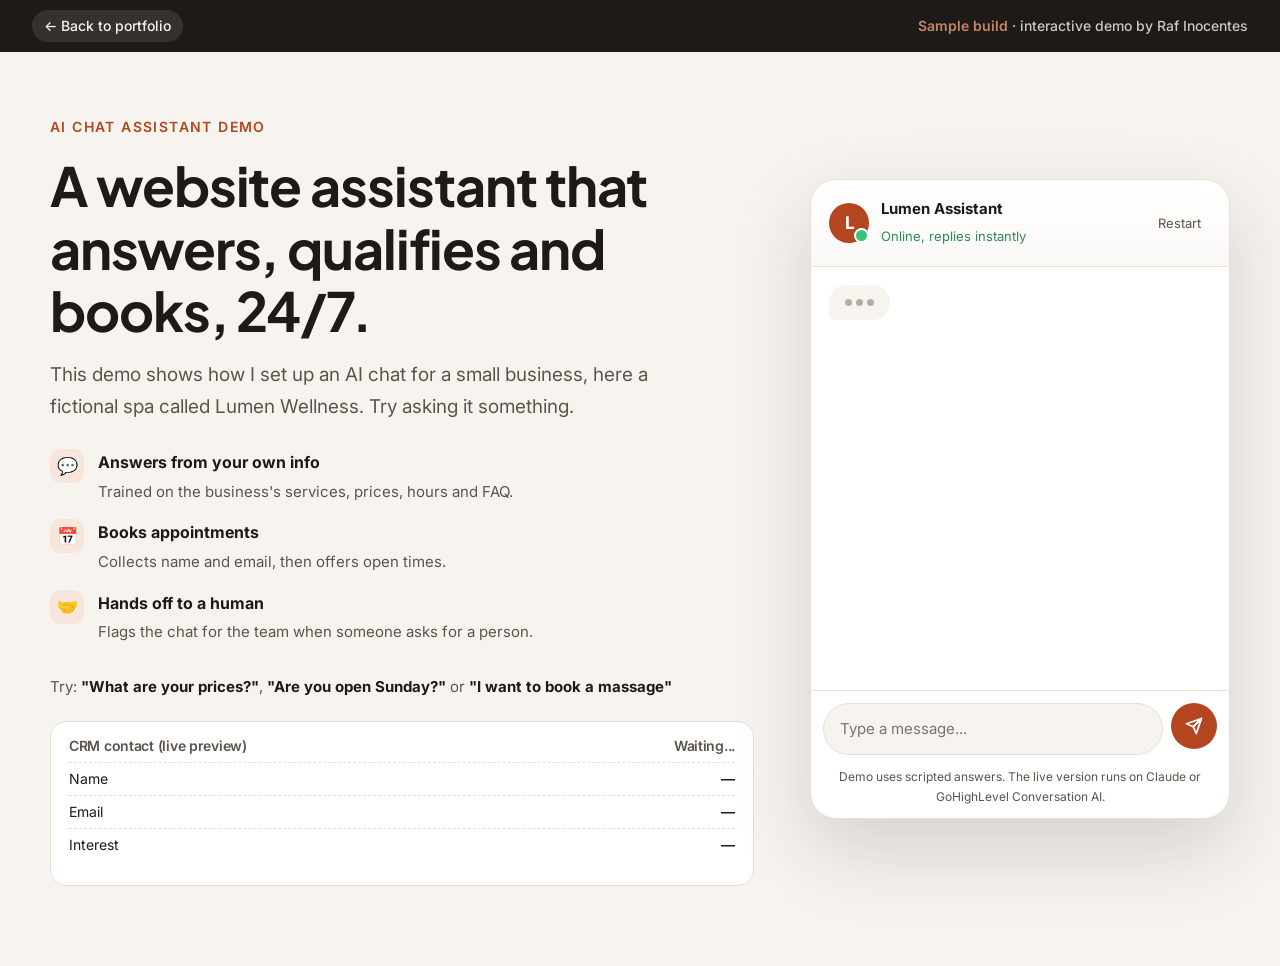
<file: ai-chatbot.html>
<!doctype html>
<html lang="en">
<head>
<meta charset="utf-8">
<meta name="viewport" content="width=device-width, initial-scale=1">
<title>AI Website Chat Assistant | Demo (Sample Build)</title>
<meta name="description" content="Interactive demo of an AI chat assistant that answers questions and books calls. Built by Raf Inocentes.">
<link rel="preconnect" href="https://fonts.googleapis.com"><link rel="preconnect" href="https://fonts.gstatic.com" crossorigin>
<link href="https://fonts.googleapis.com/css2?family=Plus+Jakarta+Sans:wght@600;700;800&family=Inter:wght@400;500;600&display=swap" rel="stylesheet">
<link rel="stylesheet" href="demo.css">
<style>
:root{--bg:#F7F4EF;--ink:#1D1A17;--ink-2:#5B544C;--line:#E6DFD5;--accent:#B4461F;--accent-2:#F6E6DC;--ok:#2E8A57;--ok-2:#E3F2E8}
*{box-sizing:border-box;margin:0;padding:0}
body{background:var(--bg);color:var(--ink);font:17px/1.7 Inter,system-ui,sans-serif;-webkit-font-smoothing:antialiased}
button{font:inherit;cursor:pointer;border:0;background:none;color:inherit}
.wrap{max-width:1180px;margin:0 auto;padding:0 clamp(20px,5vw,40px)}
h1,h2,h3{font-family:"Plus Jakarta Sans",system-ui,sans-serif;letter-spacing:-.02em;line-height:1.15}
.layout{display:grid;grid-template-columns:1fr 420px;gap:56px;align-items:center;padding:60px 0 80px;min-height:calc(100vh - 46px)}
.kick{font-size:14px;font-weight:600;color:var(--accent);letter-spacing:.1em;text-transform:uppercase}
h1{font-size:clamp(36px,4.6vw,54px);margin:14px 0 18px}
.lead{color:var(--ink-2);font-size:19px;max-width:50ch;margin-bottom:26px}
.feat{list-style:none;display:grid;gap:14px;margin-bottom:28px}
.feat li{display:flex;gap:14px;align-items:flex-start}
.feat i{width:34px;height:34px;border-radius:10px;background:var(--accent-2);display:grid;place-items:center;font-style:normal;flex:none}
.feat b{display:block;font-size:16px}
.feat span{font-size:15px;color:var(--ink-2)}
.try{font-size:15px;color:var(--ink-2)}
.try b{color:var(--ink)}
.side{display:grid;gap:12px;margin-top:22px}
.crm{background:#fff;border:1px solid var(--line);border-radius:16px;padding:16px 18px;font-size:14px}
.crm h3{font-size:14px;font-family:Inter;font-weight:600;color:var(--ink-2);margin-bottom:8px;display:flex;justify-content:space-between}
.crm .row{display:flex;justify-content:space-between;padding:4px 0;border-top:1px dashed var(--line)}
.crm .row span:last-child{font-weight:600}
.crm .tags{display:flex;gap:6px;flex-wrap:wrap;margin-top:8px}
.crm .tags span{background:var(--ok-2);color:var(--ok);border-radius:999px;padding:2px 10px;font-size:12px;font-weight:600;animation:pop .4s cubic-bezier(.3,1.6,.5,1)}
@keyframes pop{from{transform:scale(0)}}
.chat{background:#fff;border-radius:26px;box-shadow:0 30px 80px rgba(29,26,23,.16);border:1px solid var(--line);display:flex;flex-direction:column;height:640px;max-height:calc(100vh - 120px);overflow:hidden}
.chat__head{display:flex;align-items:center;gap:12px;padding:16px 18px;border-bottom:1px solid var(--line);background:linear-gradient(180deg,#fff,#FBF9F6)}
.av{width:40px;height:40px;border-radius:50%;background:var(--accent);color:#fff;display:grid;place-items:center;font-weight:800;font-family:"Plus Jakarta Sans";position:relative}
.av::after{content:"";position:absolute;right:0;bottom:0;width:11px;height:11px;border-radius:50%;background:#3CC37A;border:2px solid #fff}
.chat__head b{display:block;font-size:15px}
.chat__head span{font-size:13px;color:var(--ok)}
.reset{margin-left:auto;font-size:13px;color:var(--ink-2);padding:6px 10px;border-radius:8px}
.reset:hover{background:var(--bg)}
.msgs{flex:1;overflow-y:auto;padding:18px;display:flex;flex-direction:column;gap:10px;scroll-behavior:smooth}
.m{max-width:82%;padding:10px 14px;border-radius:18px;font-size:15px;line-height:1.5;animation:in .35s cubic-bezier(.22,.8,.24,1)}
@keyframes in{from{opacity:0;transform:translateY(8px)}}
.m--bot{background:var(--bg);border-bottom-left-radius:6px;align-self:flex-start}
.m--me{background:var(--accent);color:#fff;border-bottom-right-radius:6px;align-self:flex-end}
.m--sys{align-self:center;font-size:12.5px;color:var(--ink-2);background:var(--ok-2);color:var(--ok);border-radius:999px;padding:4px 12px;font-weight:600}
.typing{display:flex;gap:4px;padding:14px 16px}
.typing i{width:7px;height:7px;border-radius:50%;background:#B5ADA3;animation:b 1.2s infinite}
.typing i:nth-child(2){animation-delay:.15s}.typing i:nth-child(3){animation-delay:.3s}
@keyframes b{0%,60%,100%{transform:none;opacity:.5}30%{transform:translateY(-5px);opacity:1}}
.quick{display:flex;gap:8px;flex-wrap:wrap;padding:0 18px 12px}
.quick button{font-size:13.5px;font-weight:500;padding:7px 13px;border-radius:999px;border:1.5px solid var(--line);color:var(--ink-2);transition:all .2s}
.quick button:hover{border-color:var(--accent);color:var(--accent)}
.compose{display:flex;gap:8px;padding:12px;border-top:1px solid var(--line)}
.compose input{flex:1;font:inherit;font-size:15px;padding:12px 16px;border-radius:999px;border:1.5px solid var(--line);outline:none;background:var(--bg)}
.compose input:focus{border-color:var(--accent)}
.compose button{width:46px;height:46px;border-radius:50%;background:var(--accent);color:#fff;display:grid;place-items:center;transition:transform .2s}
.compose button:hover{transform:scale(1.06)}
.compose svg{width:18px;height:18px}
.disc{font-size:12px;color:var(--ink-2);text-align:center;padding:0 12px 10px}
@media (max-width:960px){.layout{grid-template-columns:1fr;min-height:0}.chat{height:600px}}
</style>
</head>
<body>
<div class="demo-bar"><a href="index.html#work">&larr; Back to portfolio</a><span class="demo-note"><b>Sample build</b> &middot; interactive demo by Raf Inocentes</span></div>
<div class="wrap layout">
  <div>
    <span class="kick">AI chat assistant demo</span>
    <h1>A website assistant that answers, qualifies and books, 24/7.</h1>
    <p class="lead">This demo shows how I set up an AI chat for a small business, here a fictional spa called Lumen Wellness. Try asking it something.</p>
    <ul class="feat">
      <li><i>&#128172;</i><div><b>Answers from your own info</b><span>Trained on the business's services, prices, hours and FAQ.</span></div></li>
      <li><i>&#128197;</i><div><b>Books appointments</b><span>Collects name and email, then offers open times.</span></div></li>
      <li><i>&#129309;</i><div><b>Hands off to a human</b><span>Flags the chat for the team when someone asks for a person.</span></div></li>
    </ul>
    <p class="try">Try: <b>"What are your prices?"</b>, <b>"Are you open Sunday?"</b> or <b>"I want to book a massage"</b></p>
    <div class="side">
      <div class="crm"><h3>CRM contact (live preview)<span id="crmStatus">Waiting...</span></h3>
        <div class="row"><span>Name</span><span id="cName">&mdash;</span></div>
        <div class="row"><span>Email</span><span id="cEmail">&mdash;</span></div>
        <div class="row"><span>Interest</span><span id="cInt">&mdash;</span></div>
        <div class="tags" id="cTags"></div>
      </div>
    </div>
  </div>
  <div class="chat" role="region" aria-label="Chat demo">
    <div class="chat__head"><div class="av">L</div><div><b>Lumen Assistant</b><span>Online, replies instantly</span></div><button class="reset" id="reset">Restart</button></div>
    <div class="msgs" id="msgs" aria-live="polite"></div>
    <div class="quick" id="quick"></div>
    <form class="compose" id="compose"><input id="inp" placeholder="Type a message..." autocomplete="off" aria-label="Message"><button aria-label="Send"><svg viewBox="0 0 24 24" fill="none" stroke="currentColor" stroke-width="2.4" stroke-linecap="round" stroke-linejoin="round"><path d="M22 2 11 13M22 2l-7 20-4-9-9-4z"/></svg></button></form>
    <div class="disc">Demo uses scripted answers. The live version runs on Claude or GoHighLevel Conversation AI.</div>
  </div>
</div>
<script>
const $=s=>document.querySelector(s);
const msgs=$('#msgs'),quick=$('#quick');
let state={stage:'chat',name:'',email:'',interest:''};
const tag=t=>{if([...$('#cTags').children].some(x=>x.textContent===t))return;const s=document.createElement('span');s.textContent=t;$('#cTags').appendChild(s)};
const add=(text,who='bot')=>{const d=document.createElement('div');d.className='m m--'+who;d.textContent=text;msgs.appendChild(d);msgs.scrollTop=msgs.scrollHeight};
const chips=list=>{quick.innerHTML='';list.forEach(t=>{const b=document.createElement('button');b.type='button';b.textContent=t;b.onclick=()=>send(t);quick.appendChild(b)})};
const bot=(text,next)=>{const t=document.createElement('div');t.className='m m--bot typing';t.innerHTML='<i></i><i></i><i></i>';msgs.appendChild(t);msgs.scrollTop=msgs.scrollHeight;setTimeout(()=>{t.remove();add(text);next&&next()},Math.min(1600,500+text.length*12))};
const KB=[
 [/price|cost|how much|rate/i,'Our most popular services: 60-min massage is $80, facial is $95, and the relax package (massage + facial) is $160. Want me to book one for you?','pricing',['Book a massage','Book a facial','Hours?']],
 [/hour|open|close|sunday|saturday|weekend|time do/i,'We are open Monday to Saturday, 9 AM to 8 PM, and Sunday 10 AM to 5 PM.','hours',['Book a visit','Where are you?','Prices?']],
 [/where|location|address|parking|direction/i,'We are at 120 Garden Lane, 2nd floor, with free parking in the back. I can text you a map link once you book.','location',['Book a visit','Prices?']],
 [/human|person|agent|staff|someone|call me|talk to/i,'Of course! I have flagged this chat for our team, and someone will reply within 15 minutes during opening hours.','handoff',['Prices?','Hours?']],
 [/gift|voucher|card/i,'Yes, we have gift cards from $50, sent by email instantly. Want the link?','gift card',['Yes, send it','Prices?']],
];
const startBooking=interest=>{state.interest=interest;$('#cInt').textContent=interest;tag('interested: '+interest.toLowerCase());state.stage='name';bot(`Great choice! Let's get your ${interest.toLowerCase()} booked. What's your first name?`,()=>chips([]))};
const reply=txt=>{
  if(state.stage==='name'){state.name=txt.replace(/^(i'?m|my name is|it'?s)\s+/i,'').split(' ')[0].replace(/[^a-z\-']/gi,'')||txt;state.name=state.name[0].toUpperCase()+state.name.slice(1);$('#cName').textContent=state.name;$('#crmStatus').textContent='Lead created';tag('new lead');state.stage='email';return bot(`Nice to meet you, ${state.name}! What's your email so I can send the confirmation?`)}
  if(state.stage==='email'){if(!/^\S+@\S+\.\S+$/.test(txt))return bot("Hmm, that doesn't look like an email. Could you check it?");state.email=txt;$('#cEmail').textContent=txt;tag('source: website chat');state.stage='time';return bot('Thanks! Here are the next open times. Which works for you?',()=>chips(['Tomorrow 10:00 AM','Tomorrow 3:30 PM','Saturday 11:00 AM']))}
  if(state.stage==='time'){state.stage='done';$('#crmStatus').textContent='Appointment booked';tag('booked');return bot(`You're all set, ${state.name}! Your ${state.interest.toLowerCase()} is booked for ${txt}. A confirmation is on its way to ${state.email}, and we'll text you a reminder the day before.`,()=>{add('Demo only. No email was sent.','sys');chips(['Prices?','Where are you?','Restart'])})}
  if(/restart/i.test(txt))return start();
  if(/book|appointment|schedule|reserve|massage|facial|package|visit/i.test(txt)){const i=/facial/i.test(txt)?'Facial':/package/i.test(txt)?'Relax package':'Massage';return startBooking(i)}
  for(const [re,ans,t,c] of KB) if(re.test(txt)){tag('asked: '+t);if(t==='handoff'){$('#crmStatus').textContent='Needs a human';tag('needs follow-up')}return bot(ans,()=>chips(c))}
  if(/^(hi|hello|hey|good)/i.test(txt))return bot('Hi there! How can I help you today?',()=>chips(['Prices?','Hours?','Book a massage']));
  if(/thank/i.test(txt))return bot("You're welcome! Anything else I can help with?",()=>chips(['Book a visit','Hours?']));
  bot("Good question! I'm not 100% sure, so I've passed it to our team and they'll reply soon. Meanwhile, I can help with prices, hours or booking.",()=>{tag('needs follow-up');chips(['Prices?','Hours?','Book a visit'])});
};
const send=txt=>{txt=(txt||'').trim();if(!txt)return;add(txt,'me');quick.innerHTML='';reply(txt)};
$('#compose').onsubmit=e=>{e.preventDefault();send($('#inp').value);$('#inp').value=''};
const start=()=>{msgs.innerHTML='';state={stage:'chat',name:'',email:'',interest:''};$('#cTags').innerHTML='';['cName','cEmail','cInt'].forEach(i=>$('#'+i).textContent='—');$('#crmStatus').textContent='Waiting...';bot("Hi! I'm the Lumen Wellness assistant. I can answer questions or book your appointment. What can I help with?",()=>chips(['Prices?','Are you open Sunday?','Book a massage','Talk to a person']))};
$('#reset').onclick=start;start();
</script>
</body>
</html>
</file>
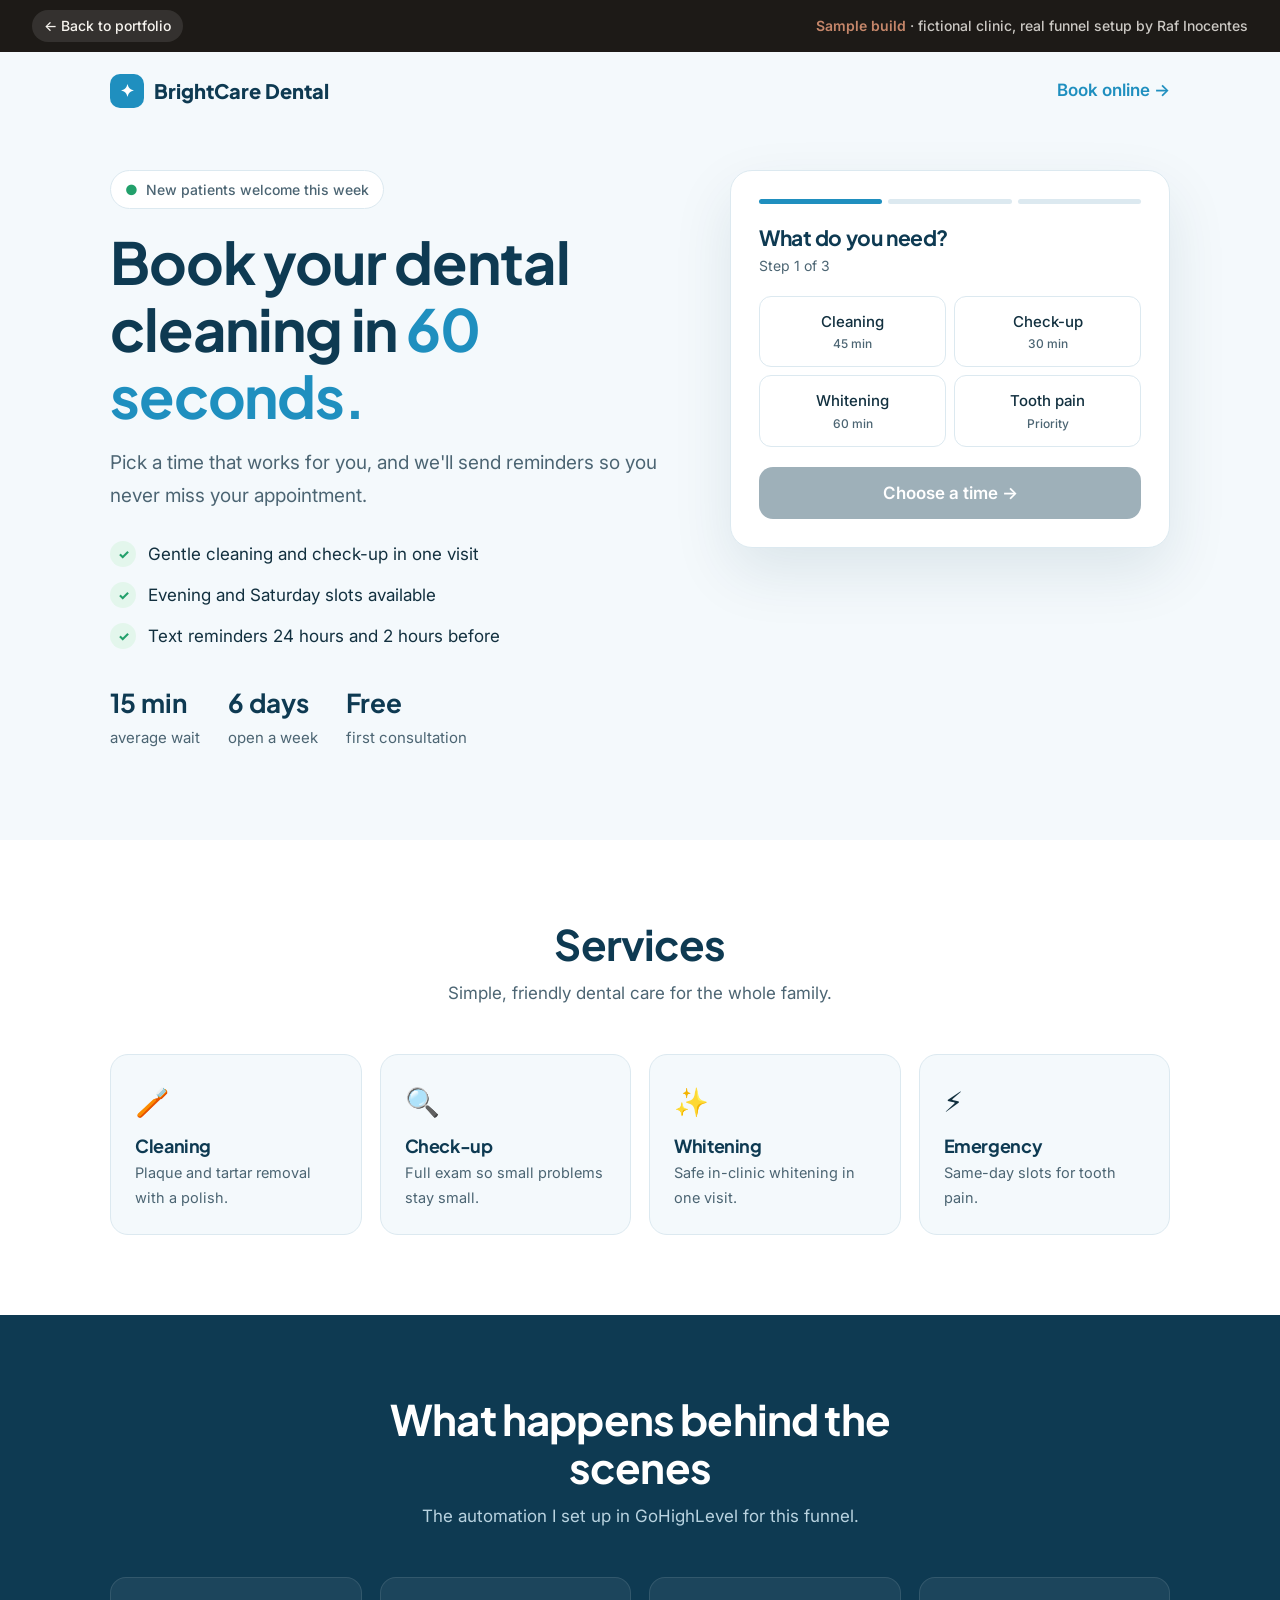
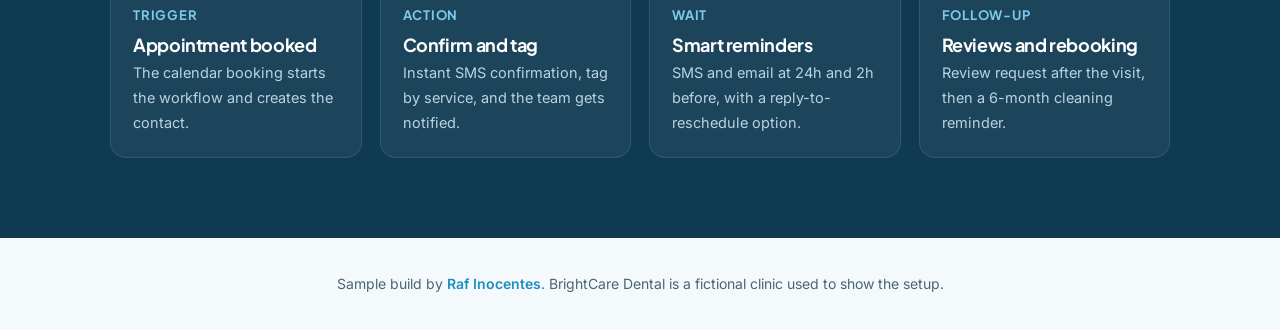
<file: dental-funnel.html>
<!doctype html>
<html lang="en">
<head>
<meta charset="utf-8">
<meta name="viewport" content="width=device-width, initial-scale=1">
<title>BrightCare Dental | Booking Funnel (Sample Build)</title>
<meta name="description" content="Sample dental clinic booking funnel with automatic reminders. Built by Raf Inocentes.">
<link rel="preconnect" href="https://fonts.googleapis.com"><link rel="preconnect" href="https://fonts.gstatic.com" crossorigin>
<link href="https://fonts.googleapis.com/css2?family=Plus+Jakarta+Sans:wght@600;700;800&family=Inter:wght@400;500;600&display=swap" rel="stylesheet">
<link rel="stylesheet" href="demo.css">
<style>
:root{--bg:#F4F9FC;--navy:#0E3A52;--blue:#1F8FBF;--blue-2:#E3F2F9;--ink:#12303F;--ink-2:#4C6573;--line:#DCE9F0;--ok:#22A06B;--ok-2:#E3F6EC}
*{box-sizing:border-box;margin:0;padding:0}
body{background:var(--bg);color:var(--ink);font:17px/1.7 Inter,system-ui,sans-serif;-webkit-font-smoothing:antialiased}
a{color:inherit;text-decoration:none}
button{font:inherit;cursor:pointer;border:0;background:none;color:inherit}
.wrap{max-width:1140px;margin:0 auto;padding:0 clamp(20px,5vw,40px)}
h1,h2,h3{font-family:"Plus Jakarta Sans",system-ui,sans-serif;letter-spacing:-.02em;line-height:1.15;color:var(--navy)}
header{display:flex;justify-content:space-between;align-items:center;padding:22px 0}
.logo{display:flex;gap:10px;align-items:center;font-family:"Plus Jakarta Sans";font-weight:800;font-size:20px;color:var(--navy)}
.logo i{width:34px;height:34px;border-radius:10px;background:var(--blue);display:grid;place-items:center;color:#fff;font-style:normal;font-size:17px}
.call{font-weight:600;color:var(--blue)}
.hero{display:grid;grid-template-columns:1fr 440px;gap:56px;align-items:start;padding:40px 0 90px}
.badge{display:inline-flex;gap:8px;align-items:center;padding:7px 14px;border-radius:999px;background:#fff;border:1px solid var(--line);font-size:14px;font-weight:500;color:var(--ink-2)}
.badge b{color:var(--ok)}
h1{font-size:clamp(38px,5vw,58px);margin:20px 0 18px}
h1 em{font-style:normal;color:var(--blue)}
.sub{font-size:19px;color:var(--ink-2);max-width:48ch;margin-bottom:28px}
.perks{list-style:none;display:grid;gap:12px;margin-bottom:30px}
.perks li{display:flex;gap:12px;align-items:center}
.perks li::before{content:"✓";width:26px;height:26px;border-radius:50%;background:var(--ok-2);color:var(--ok);display:grid;place-items:center;font-weight:800;font-size:13px;flex:none}
.trust{display:flex;gap:28px;flex-wrap:wrap;color:var(--ink-2);font-size:15px}
.trust b{display:block;font-family:"Plus Jakarta Sans";font-size:26px;color:var(--navy)}
.card{background:#fff;border-radius:22px;border:1px solid var(--line);box-shadow:0 24px 60px rgba(14,58,82,.10);padding:28px;position:sticky;top:70px}
.card h3{font-size:21px;margin-bottom:4px}
.card .s{font-size:14px;color:var(--ink-2);margin-bottom:18px}
.progress{display:flex;gap:6px;margin-bottom:22px}
.progress span{flex:1;height:5px;border-radius:3px;background:var(--line);transition:background .4s}
.progress span.on{background:var(--blue)}
.lbl{font-size:14px;font-weight:600;color:var(--ink-2);margin:14px 0 8px}
.opts{display:grid;grid-template-columns:repeat(2,1fr);gap:8px}
.opts--days{grid-template-columns:repeat(5,1fr)}
.opts--times{grid-template-columns:repeat(3,1fr)}
.opt{padding:12px 8px;border-radius:12px;border:1.5px solid var(--line);font-size:15px;font-weight:500;text-align:center;transition:all .2s}
.opt small{display:block;font-size:12px;color:var(--ink-2)}
.opt:hover{border-color:var(--blue)}
.opt.on{background:var(--blue);border-color:var(--blue);color:#fff}
.opt.on small{color:#D4ECF7}
.opt:disabled{opacity:.35;cursor:not-allowed;text-decoration:line-through}
.next{width:100%;height:52px;border-radius:14px;background:var(--navy);color:#fff;font-weight:600;margin-top:20px;transition:background .2s,opacity .2s}
.next:hover{background:var(--blue)}
.next:disabled{opacity:.4;cursor:not-allowed}
.field{display:grid;gap:6px;margin-top:12px}
.field label{font-size:14px;font-weight:600;color:var(--ink-2)}
.field input{font:inherit;padding:12px 14px;border-radius:12px;border:1.5px solid var(--line);outline:none;transition:border-color .2s,box-shadow .2s}
.field input:focus{border-color:var(--blue);box-shadow:0 0 0 4px rgba(31,143,191,.15)}
.back{font-size:14px;color:var(--ink-2);margin-top:12px;text-decoration:underline}
.step{display:none;animation:in .45s cubic-bezier(.22,.8,.24,1)}
.step.on{display:block}
@keyframes in{from{opacity:0;transform:translateX(16px)}}
.done{text-align:center}
.done .ic{width:64px;height:64px;border-radius:50%;background:var(--ok-2);color:var(--ok);display:grid;place-items:center;font-size:30px;margin:6px auto 12px;animation:pop .6s cubic-bezier(.3,1.6,.5,1)}
@keyframes pop{from{transform:scale(0)}}
.done p{color:var(--ink-2);font-size:15px}
.timeline{text-align:left;margin-top:20px;border-left:2px solid var(--line);padding-left:18px;display:grid;gap:14px}
.ev{position:relative;opacity:.35;transition:opacity .5s}
.ev.on{opacity:1}
.ev::before{content:"";position:absolute;left:-25px;top:6px;width:12px;height:12px;border-radius:50%;background:var(--line);transition:background .5s}
.ev.on::before{background:var(--ok)}
.ev b{display:block;font-size:14px;color:var(--navy)}
.ev span{font-size:13px;color:var(--ink-2)}
.sms{margin-top:6px;background:var(--blue-2);border-radius:12px 12px 12px 4px;padding:8px 12px;font-size:13px;color:var(--navy)}
section{padding:80px 0;background:#fff}
.head{text-align:center;max-width:620px;margin:0 auto 46px}
.head h2{font-size:clamp(30px,4vw,42px);margin-bottom:10px}
.head p{color:var(--ink-2)}
.services{display:grid;grid-template-columns:repeat(4,1fr);gap:18px}
.svc{padding:24px;border-radius:18px;border:1px solid var(--line);background:var(--bg);transition:transform .4s,box-shadow .4s}
.svc:hover{transform:translateY(-5px);box-shadow:0 18px 40px rgba(14,58,82,.08)}
.svc .e{font-size:28px}
.svc h3{font-size:18px;margin:10px 0 4px}
.svc p{font-size:14.5px;color:var(--ink-2)}
.how{background:var(--navy);color:#fff}
.how h2,.how h3{color:#fff}
.how .head p{color:#B9D3E0}
.auto{display:grid;grid-template-columns:repeat(4,1fr);gap:18px}
.auto div{padding:22px;border-radius:16px;background:rgba(255,255,255,.06);border:1px solid rgba(255,255,255,.1)}
.auto b{font-family:"Plus Jakarta Sans";font-size:13px;color:#7CCBEA;letter-spacing:.06em}
.auto h3{font-size:18px;margin:6px 0}
.auto p{font-size:14.5px;color:#B9D3E0}
footer{padding:34px 0;font-size:14px;color:var(--ink-2);text-align:center}
@media (max-width:960px){.hero{grid-template-columns:1fr}.card{position:relative;top:0}.services,.auto{grid-template-columns:repeat(2,1fr)}}
@media (max-width:540px){.services,.auto{grid-template-columns:1fr}.opts--days{grid-template-columns:repeat(3,1fr)}.call{display:none}}
</style>
</head>
<body>
<div class="demo-bar"><a href="index.html#work">&larr; Back to portfolio</a><span class="demo-note"><b>Sample build</b> &middot; fictional clinic, real funnel setup by Raf Inocentes</span></div>
<div class="wrap">
  <header><span class="logo"><i>&#10022;</i>BrightCare Dental</span><a class="call" href="#book">Book online &rarr;</a></header>
  <div class="hero">
    <div class="reveal">
      <span class="badge"><b>&#9679;</b> New patients welcome this week</span>
      <h1>Book your dental cleaning in <em>60 seconds.</em></h1>
      <p class="sub">Pick a time that works for you, and we'll send reminders so you never miss your appointment.</p>
      <ul class="perks"><li>Gentle cleaning and check-up in one visit</li><li>Evening and Saturday slots available</li><li>Text reminders 24 hours and 2 hours before</li></ul>
      <div class="trust"><span><b>15 min</b>average wait</span><span><b>6 days</b>open a week</span><span><b>Free</b>first consultation</span></div>
    </div>
    <div class="card reveal" id="book">
      <div class="progress"><span class="on"></span><span></span><span></span></div>
      <div class="step on" data-s="1">
        <h3>What do you need?</h3><p class="s">Step 1 of 3</p>
        <div class="opts" id="svc"><button class="opt">Cleaning<small>45 min</small></button><button class="opt">Check-up<small>30 min</small></button><button class="opt">Whitening<small>60 min</small></button><button class="opt">Tooth pain<small>Priority</small></button></div>
        <button class="next" data-go="2" disabled>Choose a time &rarr;</button>
      </div>
      <div class="step" data-s="2">
        <h3>Pick a day and time</h3><p class="s">Step 2 of 3</p>
        <div class="lbl">Day</div><div class="opts opts--days" id="days"></div>
        <div class="lbl">Time</div><div class="opts opts--times" id="times"></div>
        <button class="next" data-go="3" disabled>Continue &rarr;</button>
        <button class="back" data-go="1">Back</button>
      </div>
      <div class="step" data-s="3">
        <h3>Your details</h3><p class="s">Step 3 of 3</p>
        <div class="field"><label for="n">Full name</label><input id="n" autocomplete="name"></div>
        <div class="field"><label for="p">Mobile number</label><input id="p" inputmode="tel" autocomplete="tel"></div>
        <button class="next" id="confirm">Confirm booking</button>
        <button class="back" data-go="2">Back</button>
      </div>
      <div class="step done" data-s="4">
        <div class="ic">&#10003;</div>
        <h3>You're booked!</h3>
        <p id="summary"></p>
        <div class="timeline" id="tl">
          <div class="ev"><b>Instant</b><span>Confirmation SMS sent</span><div class="sms" id="sms1"></div></div>
          <div class="ev"><b>Saved to CRM</b><span>Contact tagged "new patient", added to calendar</span></div>
          <div class="ev"><b>24 hours before</b><span>Reminder SMS and email</span></div>
          <div class="ev"><b>2 hours before</b><span>Final SMS with clinic map link</span></div>
          <div class="ev"><b>After the visit</b><span>Thank-you message and Google review request</span></div>
        </div>
      </div>
    </div>
  </div>
</div>

<section>
  <div class="wrap">
    <div class="head reveal"><h2>Services</h2><p>Simple, friendly dental care for the whole family.</p></div>
    <div class="services">
      <div class="svc reveal"><div class="e">&#129701;</div><h3>Cleaning</h3><p>Plaque and tartar removal with a polish.</p></div>
      <div class="svc reveal"><div class="e">&#128269;</div><h3>Check-up</h3><p>Full exam so small problems stay small.</p></div>
      <div class="svc reveal"><div class="e">&#10024;</div><h3>Whitening</h3><p>Safe in-clinic whitening in one visit.</p></div>
      <div class="svc reveal"><div class="e">&#9889;</div><h3>Emergency</h3><p>Same-day slots for tooth pain.</p></div>
    </div>
  </div>
</section>

<section class="how">
  <div class="wrap">
    <div class="head reveal"><h2>What happens behind the scenes</h2><p>The automation I set up in GoHighLevel for this funnel.</p></div>
    <div class="auto">
      <div class="reveal"><b>TRIGGER</b><h3>Appointment booked</h3><p>The calendar booking starts the workflow and creates the contact.</p></div>
      <div class="reveal"><b>ACTION</b><h3>Confirm and tag</h3><p>Instant SMS confirmation, tag by service, and the team gets notified.</p></div>
      <div class="reveal"><b>WAIT</b><h3>Smart reminders</h3><p>SMS and email at 24h and 2h before, with a reply-to-reschedule option.</p></div>
      <div class="reveal"><b>FOLLOW-UP</b><h3>Reviews and rebooking</h3><p>Review request after the visit, then a 6-month cleaning reminder.</p></div>
    </div>
  </div>
</section>
<footer>Sample build by <a href="index.html" style="color:var(--blue);font-weight:600">Raf Inocentes</a>. BrightCare Dental is a fictional clinic used to show the setup.</footer>

<script>
const $=s=>document.querySelector(s),$$=s=>[...document.querySelectorAll(s)];
let pick={};
const go=n=>{$$('.step').forEach(s=>s.classList.toggle('on',s.dataset.s==n));$$('.progress span').forEach((p,i)=>p.classList.toggle('on',i<Math.min(n,3)))};
$$('[data-go]').forEach(b=>b.onclick=()=>go(b.dataset.go));
const single=(wrap,key,after)=>wrap.addEventListener('click',e=>{const b=e.target.closest('.opt');if(!b||b.disabled)return;$$('#'+wrap.id+' .opt').forEach(x=>x.classList.toggle('on',x===b));pick[key]=b.firstChild.textContent.trim();after&&after()});
single($('#svc'),'svc',()=>$('[data-s="1"] .next').disabled=false);
const days=$('#days'),times=$('#times'),d=new Date(),names=['Sun','Mon','Tue','Wed','Thu','Fri','Sat'];
let c=0;for(let i=1;c<5;i++){const x=new Date(d);x.setDate(d.getDate()+i);if(x.getDay()===0)continue;days.innerHTML+=`<button class="opt">${names[x.getDay()]}<small>${x.toLocaleDateString('en-US',{month:'short',day:'numeric'})}</small></button>`;c++}
const slots=['9:00 AM','10:30 AM','1:00 PM','2:30 PM','4:00 PM','6:00 PM'];
const check=()=>$('[data-s="2"] .next').disabled=!(pick.day&&pick.time);
single(days,'day',()=>{pick.time=null;times.innerHTML=slots.map(t=>`<button class="opt" ${Math.random()<.3?'disabled':''}>${t}</button>`).join('');check()});
single(times,'time',check);
times.innerHTML='<p style="grid-column:1/-1;font-size:14px;color:var(--ink-2)">Pick a day first</p>';
$('#confirm').onclick=()=>{
  const n=$('#n').value.trim(),p=$('#p').value.trim();if(!n){$('#n').focus();return}if(!p){$('#p').focus();return}
  const dEl=$$('#days .opt.on')[0],day=dEl.firstChild.textContent.trim()+', '+dEl.querySelector('small').textContent;
  $('#summary').textContent=`${pick.svc} on ${day} at ${pick.time}. (Demo only, nothing was sent.)`;
  $('#sms1').textContent=`Hi ${n.split(' ')[0]}! Your ${pick.svc.toLowerCase()} at BrightCare Dental is confirmed for ${day}, ${pick.time}. Reply C to confirm or R to reschedule.`;
  go(4);$$('#tl .ev').forEach((e,i)=>setTimeout(()=>e.classList.add('on'),400+i*700));
};
const io=new IntersectionObserver(es=>es.forEach(e=>{if(e.isIntersecting){e.target.classList.add('in');io.unobserve(e.target)}}),{threshold:.12});
$$('.reveal').forEach((el,i)=>{el.style.transitionDelay=(i%4)*80+'ms';io.observe(el)});
</script>
</body>
</html>
</file>
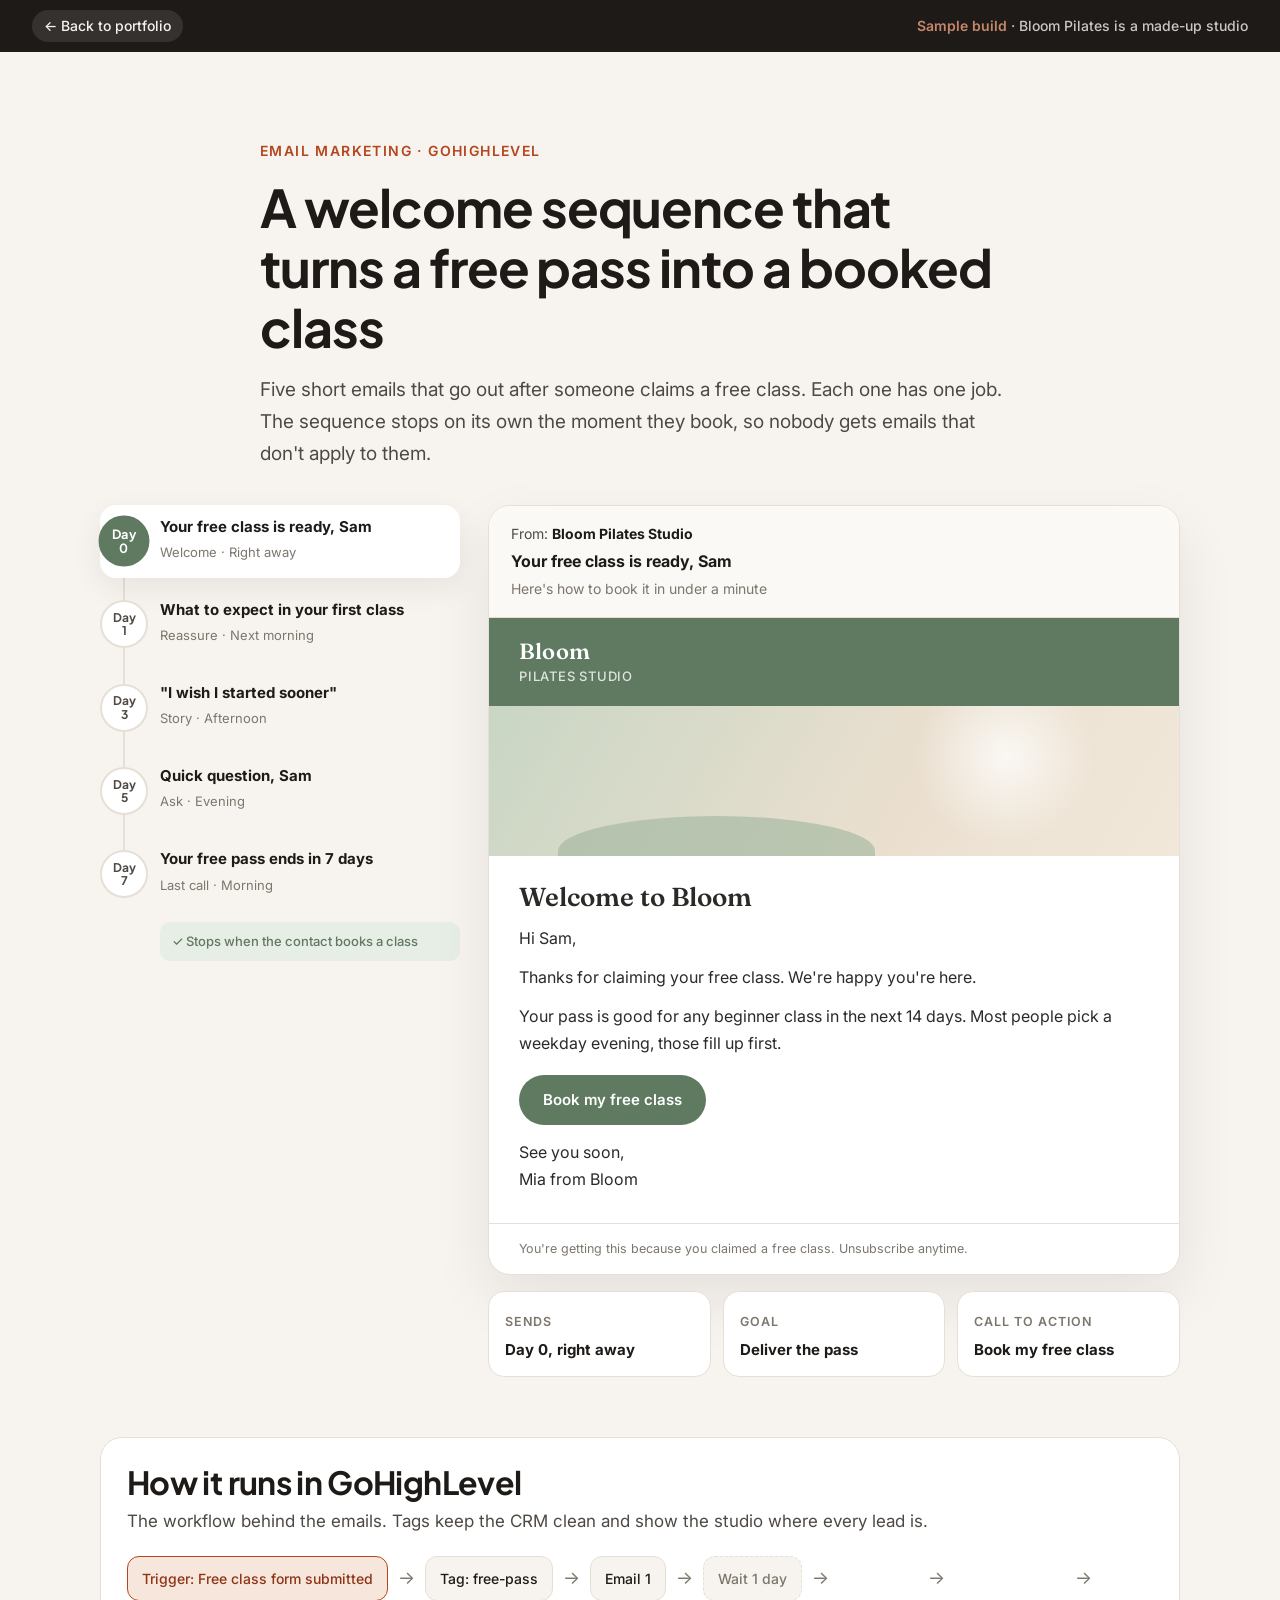
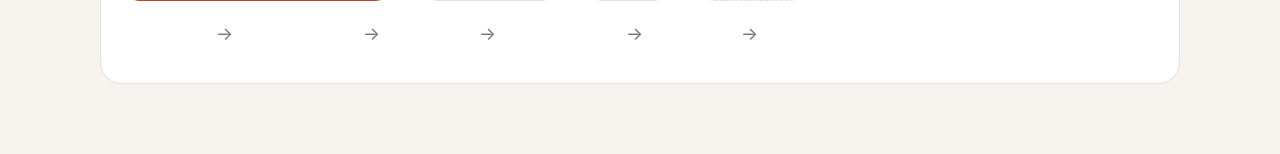
<file: email-sequence.html>
<!doctype html>
<html lang="en">
<head>
<meta charset="utf-8">
<meta name="viewport" content="width=device-width, initial-scale=1">
<title>Welcome Email Sequence | Demo (Sample Build)</title>
<meta name="description" content="A 5-email welcome sequence built in GoHighLevel for a fictional pilates studio. Sample build by Raf Inocentes.">
<link rel="preconnect" href="https://fonts.googleapis.com"><link rel="preconnect" href="https://fonts.gstatic.com" crossorigin>
<link href="https://fonts.googleapis.com/css2?family=Plus+Jakarta+Sans:wght@600;700;800&family=Inter:wght@400;500;600&family=Fraunces:opsz,wght@9..144,500;9..144,600&display=swap" rel="stylesheet">
<link rel="stylesheet" href="demo.css">
<style>
:root{--bg:#F7F4EF;--bg-2:#F0EBE3;--ink:#1D1A17;--ink-2:#4F4943;--muted:#7D766D;--line:#E6DFD5;--accent:#B4461F;--accent-2:#F6E6DC;--ok:#2E8A57;--ok-2:#E3F2E8;--sage:#5F7A61;--sage-2:#E7EEE5;--ease:cubic-bezier(.22,.8,.24,1)}
*{box-sizing:border-box;margin:0;padding:0}
body{background:var(--bg);color:var(--ink);font:17px/1.7 Inter,system-ui,sans-serif;-webkit-font-smoothing:antialiased}
button{font:inherit;cursor:pointer;border:0;background:none;color:inherit;text-align:left}
.wrap{max-width:1160px;margin:0 auto;padding:0 clamp(16px,5vw,40px)}
h1,h2,h3{font-family:"Plus Jakarta Sans",system-ui,sans-serif;letter-spacing:-.02em;line-height:1.15}
.hero{padding:clamp(48px,8vw,84px) 0 34px;max-width:760px}
.kick{font-size:14px;font-weight:600;color:var(--accent);letter-spacing:.1em;text-transform:uppercase}
h1{font-size:clamp(34px,4.8vw,52px);margin:14px 0 16px}
.lead{color:var(--ink-2);font-size:19px}
.layout{display:grid;grid-template-columns:360px 1fr;gap:28px;align-items:start;padding-bottom:40px}
.layout>*{min-width:0}
.tl{position:relative;display:grid;gap:10px}
.tl::before{content:"";position:absolute;left:23px;top:20px;bottom:20px;width:2px;background:var(--line)}
.em{position:relative;display:grid;grid-template-columns:48px 1fr;gap:12px;align-items:center;padding:12px 14px 12px 0;border-radius:16px;transition:background .25s}
.em:hover{background:rgba(255,255,255,.6)}
.em .d{width:48px;height:48px;border-radius:50%;background:#fff;border:2px solid var(--line);display:grid;place-items:center;font:700 12px/1.1 "Plus Jakarta Sans";text-align:center;color:var(--ink-2);z-index:1;transition:all .3s var(--ease)}
.em b{display:block;font-size:15px;line-height:1.35}
.em small{font-size:13px;color:var(--muted)}
.em.on{background:#fff;box-shadow:0 10px 30px rgba(29,26,23,.07)}
.em.on .d{background:var(--sage);border-color:var(--sage);color:#fff;transform:scale(1.06)}
.rule{margin-left:60px;font-size:13px;color:var(--sage);background:var(--sage-2);border-radius:10px;padding:8px 12px;font-weight:500}
.view{display:grid;gap:16px}
.mailbox{background:#fff;border:1px solid var(--line);border-radius:22px;overflow:hidden;box-shadow:0 24px 60px rgba(29,26,23,.08)}
.mb-top{padding:16px 22px;border-bottom:1px solid var(--line);background:#FBF9F6;display:grid;gap:2px;font-size:14px;color:var(--ink-2)}
.mb-top b{color:var(--ink);font-size:16px}
.mb-top .pre{color:var(--muted)}
.mb-body{padding:0;animation:fade .5s var(--ease)}
@keyframes fade{from{opacity:0;transform:translateY(10px)}}
.e-hd{background:var(--sage);color:#fff;padding:22px 30px;font:600 22px/1 Fraunces,Georgia,serif;letter-spacing:.01em}
.e-hd span{opacity:.8;font:500 13px Inter;display:block;margin-top:6px;letter-spacing:.06em;text-transform:uppercase}
.e-img{height:150px;background:linear-gradient(120deg,#C9D6C4,#EADFCF 60%,#F2E8DA);position:relative;overflow:hidden}
.e-img::before{content:"";position:absolute;width:180px;height:180px;border-radius:50%;right:12%;top:-40px;background:radial-gradient(closest-side,rgba(255,255,255,.75),rgba(255,255,255,0))}
.e-img::after{content:"";position:absolute;left:10%;bottom:-30px;width:46%;height:70px;border-radius:50% 50% 0 0;background:#A9BBA4;opacity:.7}
.e-c{padding:26px 30px 30px;font-size:16px;color:#2c2a27}
.e-c h3{font:600 26px/1.2 Fraunces,Georgia,serif;margin-bottom:12px;letter-spacing:0}
.e-c p{margin-bottom:12px}
.e-c ul{margin:0 0 14px 18px}
.e-btn{display:inline-block;margin:6px 0 14px;background:var(--sage);color:#fff;padding:12px 24px;border-radius:999px;font-weight:600;text-decoration:none;font-size:15px}
.e-ft{border-top:1px solid var(--line);padding:14px 30px;font-size:12.5px;color:var(--muted)}
.info{display:grid;grid-template-columns:repeat(3,1fr);gap:12px}
.info div{background:#fff;border:1px solid var(--line);border-radius:16px;padding:14px 16px}
.info span{font-size:12.5px;text-transform:uppercase;letter-spacing:.08em;color:var(--muted);font-weight:600}
.info b{display:block;font-size:15px;margin-top:2px}
.flow{background:#fff;border:1px solid var(--line);border-radius:22px;padding:26px;margin:20px 0 70px}
.flow h2{font-size:clamp(24px,3vw,32px);margin-bottom:6px}
.flow>p{color:var(--ink-2);margin-bottom:20px}
.nodes{display:flex;flex-wrap:wrap;gap:10px;align-items:center}
.node{border:1.5px solid var(--line);border-radius:12px;padding:10px 14px;font-size:14px;font-weight:500;background:var(--bg);opacity:0;transform:translateY(10px);transition:opacity .5s var(--ease),transform .5s var(--ease)}
.node.in{opacity:1;transform:none}
.node.t{border-color:var(--accent);background:var(--accent-2);color:#8E3415}
.node.w{border-style:dashed;color:var(--muted)}
.node.s{border-color:var(--sage);background:var(--sage-2);color:#3E5541}
.arr{color:var(--muted);font-size:18px}
@media (max-width:900px){.layout{grid-template-columns:1fr}.info{grid-template-columns:1fr 1fr}}
@media (max-width:520px){.info{grid-template-columns:1fr}.e-c,.e-hd{padding-left:20px;padding-right:20px}}
</style>
</head>
<body>
<div class="demo-bar"><a href="index.html">&larr; Back to portfolio</a><span class="demo-note"><b>Sample build</b> &middot; Bloom Pilates is a made-up studio</span></div>

<header class="wrap hero">
  <span class="kick reveal">Email marketing &middot; GoHighLevel</span>
  <h1 class="reveal">A welcome sequence that turns a free pass into a booked class</h1>
  <p class="lead reveal">Five short emails that go out after someone claims a free class. Each one has one job. The sequence stops on its own the moment they book, so nobody gets emails that don't apply to them.</p>
</header>

<main class="wrap">
  <div class="layout">
    <div>
      <div class="tl" id="tl"></div>
      <p class="rule" style="margin-top:12px">&#10003; Stops when the contact books a class</p>
    </div>
    <div class="view">
      <div class="mailbox">
        <div class="mb-top" id="mbTop"></div>
        <div class="mb-body" id="mbBody"></div>
      </div>
      <div class="info" id="info"></div>
    </div>
  </div>

  <section class="flow reveal">
    <h2>How it runs in GoHighLevel</h2>
    <p>The workflow behind the emails. Tags keep the CRM clean and show the studio where every lead is.</p>
    <div class="nodes" id="nodes">
      <span class="node t">Trigger: Free class form submitted</span><span class="arr">&rarr;</span>
      <span class="node">Tag: free-pass</span><span class="arr">&rarr;</span>
      <span class="node">Email 1</span><span class="arr">&rarr;</span>
      <span class="node w">Wait 1 day</span><span class="arr">&rarr;</span>
      <span class="node">Email 2</span><span class="arr">&rarr;</span>
      <span class="node w">Wait 2 days</span><span class="arr">&rarr;</span>
      <span class="node">Email 3</span><span class="arr">&rarr;</span>
      <span class="node w">Wait 2 days</span><span class="arr">&rarr;</span>
      <span class="node">Email 4</span><span class="arr">&rarr;</span>
      <span class="node w">Wait 2 days</span><span class="arr">&rarr;</span>
      <span class="node">Email 5</span><span class="arr">&rarr;</span>
      <span class="node s">Booked? Stop and tag: trial-booked</span>
    </div>
  </section>
</main>

<script>
(() => {
  const $ = (s, c = document) => c.querySelector(s), $$ = (s, c = document) => [...c.querySelectorAll(s)];
  const io = new IntersectionObserver(es => es.forEach(e => { if (e.isIntersecting) { e.target.classList.add('in'); io.unobserve(e.target); } }), { threshold: .15 });
  $$('.reveal').forEach(el => io.observe(el));
  const nio = new IntersectionObserver(([e]) => { if (e.isIntersecting) { $$('#nodes .node').forEach((n, i) => setTimeout(() => n.classList.add('in'), i * 120)); nio.disconnect(); } }, { threshold: .3 });
  nio.observe($('#nodes'));

  const E = [
    { day: 'Day 0', when: 'Right away', subj: 'Your free class is ready, Sam', pre: 'Here\'s how to book it in under a minute', goal: 'Deliver the pass', cta: 'Book my free class', job: 'Welcome',
      h: 'Welcome to Bloom', body: '<p>Hi Sam,</p><p>Thanks for claiming your free class. We\'re happy you\'re here.</p><p>Your pass is good for any beginner class in the next 14 days. Most people pick a weekday evening, those fill up first.</p>' },
    { day: 'Day 1', when: 'Next morning', subj: 'What to expect in your first class', pre: 'No experience needed, really', goal: 'Remove nerves', cta: 'See beginner classes', job: 'Reassure',
      h: 'Never done pilates? Perfect.', body: '<p>Hi Sam,</p><p>A lot of people feel nervous before their first class. Here\'s what actually happens:</p><ul><li>Arrive 10 minutes early, we\'ll show you around</li><li>Wear something comfy, socks are fine</li><li>Your coach will adjust everything to your level</li></ul><p>That\'s it. No pressure, no judging.</p>' },
    { day: 'Day 3', when: 'Afternoon', subj: '"I wish I started sooner"', pre: 'Why most members wait too long', goal: 'Build trust', cta: 'Pick a class time', job: 'Story',
      h: 'Most people wait too long', body: '<p>Hi Sam,</p><p>When new members finish their first month, the thing we hear most is that they wish they had started sooner.</p><p>Not because it\'s magic, but because 45 minutes a few times a week adds up fast: better posture, less back pain, more energy.</p><p>Your free class is still waiting for you.</p>' },
    { day: 'Day 5', when: 'Evening', subj: 'Quick question, Sam', pre: 'Is something stopping you?', goal: 'Handle objections', cta: 'Reply to this email', job: 'Ask',
      h: 'Can I help with anything?', body: '<p>Hi Sam,</p><p>I noticed you haven\'t booked your free class yet. Totally fine. Is something in the way?</p><ul><li>Times don\'t fit your schedule</li><li>Not sure which class to pick</li><li>Worried it\'s too hard</li></ul><p>Just hit reply and tell me. A real person reads every email.</p>' },
    { day: 'Day 7', when: 'Morning', subj: 'Your free pass ends in 7 days', pre: 'Save your spot before it expires', goal: 'Gentle urgency', cta: 'Use my free class', job: 'Last call',
      h: 'One week left on your pass', body: '<p>Hi Sam,</p><p>Just a friendly reminder that your free class pass ends next week.</p><p>This week\'s beginner classes still have a few spots on Tuesday and Thursday evening. Grab one before they fill up.</p><p>Hope to see you on the mat soon!</p>' }
  ];
  const tl = $('#tl');
  tl.innerHTML = E.map((e, i) => `<button class="em" data-i="${i}"><span class="d">${e.day.replace(' ', '<br>')}</span><span><b>${e.subj}</b><small>${e.job} &middot; ${e.when}</small></span></button>`).join('');
  const set = i => {
    const e = E[i];
    $$('.em').forEach(b => b.classList.toggle('on', +b.dataset.i === i));
    $('#mbTop').innerHTML = `<span>From: <b style="font-size:14px">Bloom Pilates Studio</b></span><b>${e.subj}</b><span class="pre">${e.pre}</span>`;
    const mb = $('#mbBody');
    mb.innerHTML = `<div class="e-hd">Bloom<span>Pilates studio</span></div><div class="e-img"></div><div class="e-c"><h3>${e.h}</h3>${e.body}<a class="e-btn" href="#" onclick="return false">${e.cta}</a><p style="margin:0">See you soon,<br>Mia from Bloom</p></div><div class="e-ft">You're getting this because you claimed a free class. Unsubscribe anytime.</div>`;
    mb.style.animation = 'none'; mb.offsetWidth; mb.style.animation = '';
    $('#info').innerHTML = `<div><span>Sends</span><b>${e.day}, ${e.when.toLowerCase()}</b></div><div><span>Goal</span><b>${e.goal}</b></div><div><span>Call to action</span><b>${e.cta}</b></div>`;
  };
  $$('.em').forEach(b => b.addEventListener('click', () => set(+b.dataset.i)));
  set(0);
})();
</script>
</body>
</html>
</file>
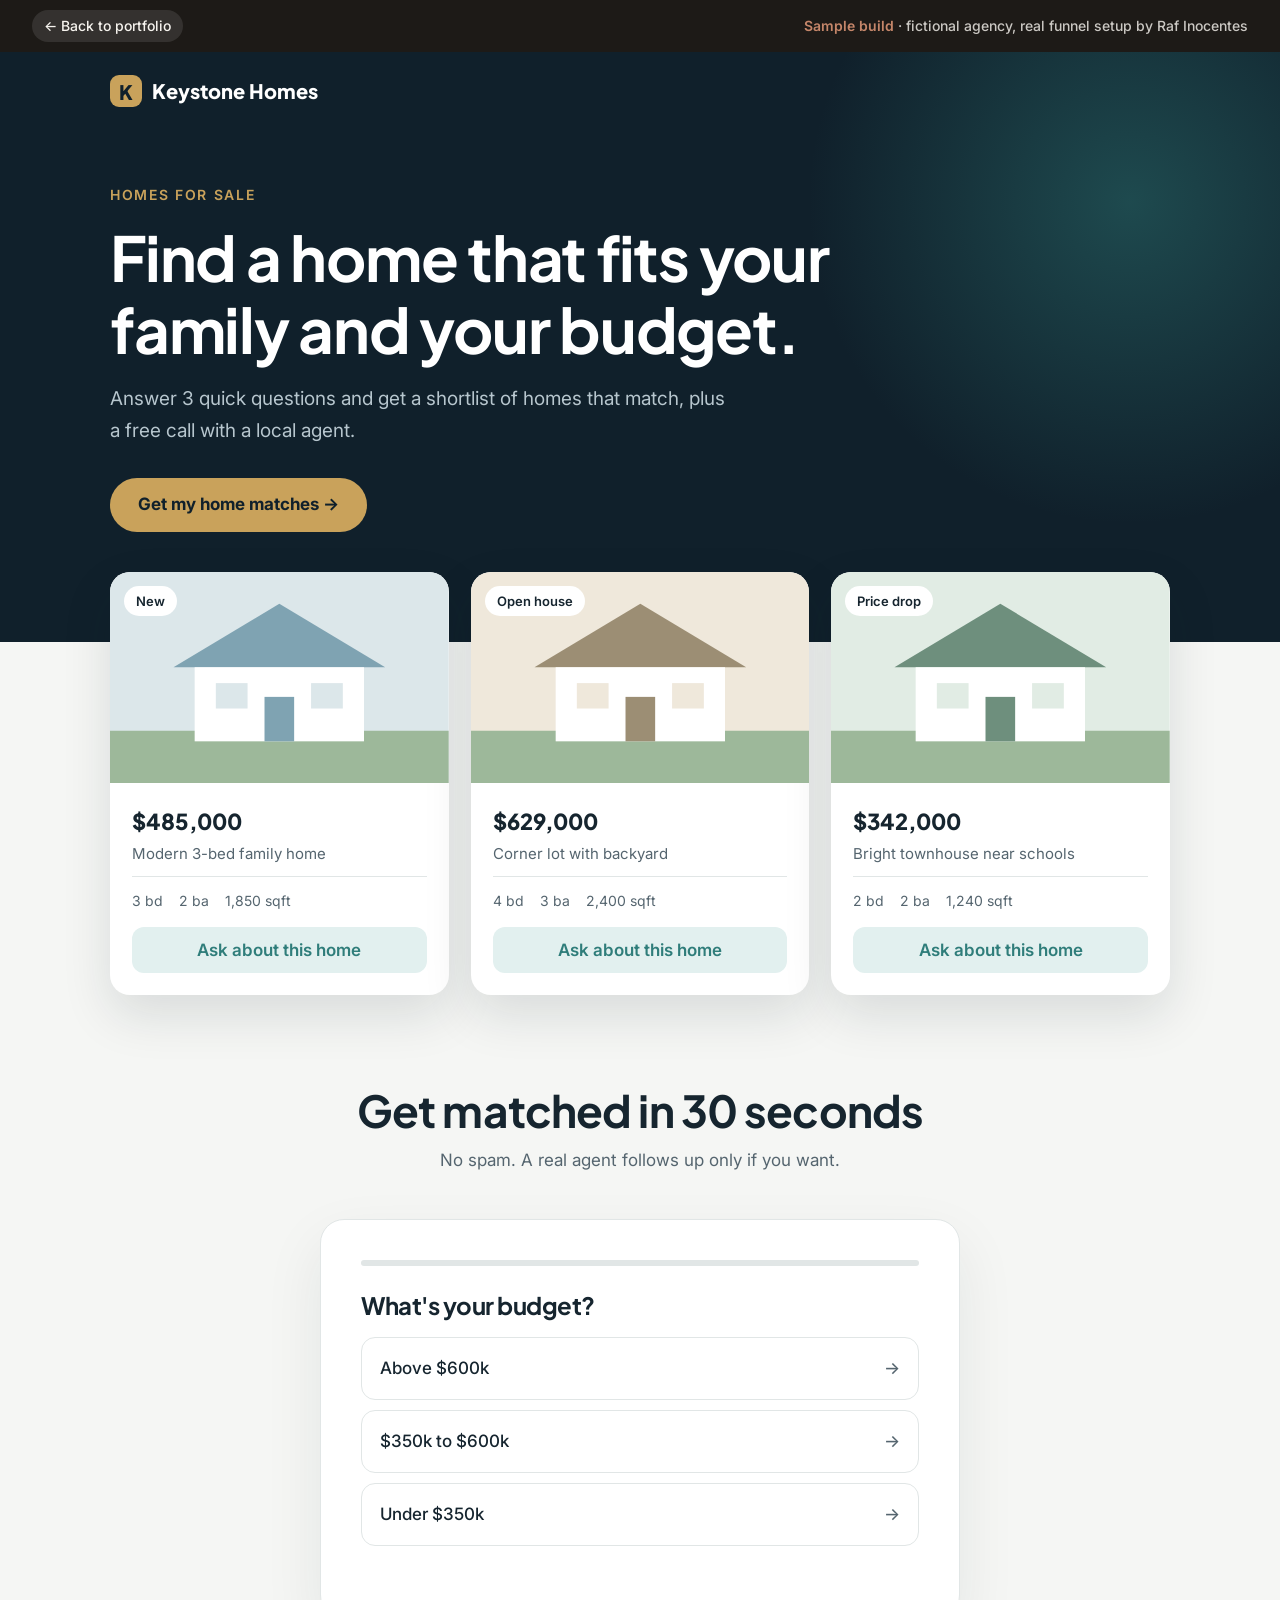
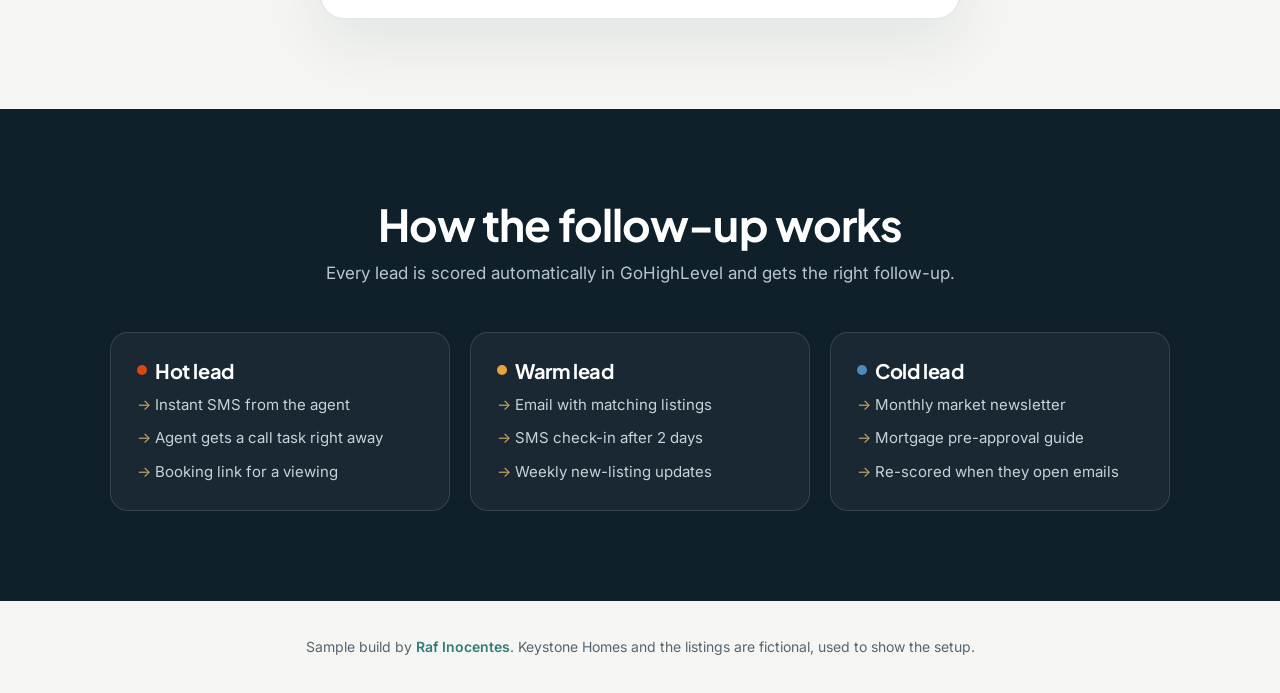
<file: realty-funnel.html>
<!doctype html>
<html lang="en">
<head>
<meta charset="utf-8">
<meta name="viewport" content="width=device-width, initial-scale=1">
<title>Keystone Homes | Real Estate Lead Funnel (Sample Build)</title>
<meta name="description" content="Sample real estate lead funnel with buyer qualification and instant follow-up. Built by Raf Inocentes.">
<link rel="preconnect" href="https://fonts.googleapis.com"><link rel="preconnect" href="https://fonts.gstatic.com" crossorigin>
<link href="https://fonts.googleapis.com/css2?family=Plus+Jakarta+Sans:wght@600;700;800&family=Inter:wght@400;500;600&display=swap" rel="stylesheet">
<link rel="stylesheet" href="demo.css">
<style>
:root{--bg:#F5F6F4;--dark:#10202B;--teal:#2F7D7A;--teal-2:#E2F0EF;--gold:#C9A25B;--ink:#16252F;--ink-2:#55656F;--line:#E1E6E6;--hot:#D9480F;--warm:#E8A33D;--cold:#4C8BBF}
*{box-sizing:border-box;margin:0;padding:0}
body{background:var(--bg);color:var(--ink);font:17px/1.7 Inter,system-ui,sans-serif;-webkit-font-smoothing:antialiased}
a{color:inherit;text-decoration:none}
button{font:inherit;cursor:pointer;border:0;background:none;color:inherit}
.wrap{max-width:1140px;margin:0 auto;padding:0 clamp(20px,5vw,40px)}
h1,h2,h3{font-family:"Plus Jakarta Sans",system-ui,sans-serif;letter-spacing:-.02em;line-height:1.15}
.hero{background:var(--dark);color:#fff;padding-bottom:110px;position:relative;overflow:hidden}
.hero::after{content:"";position:absolute;width:700px;height:700px;border-radius:50%;background:radial-gradient(circle,rgba(47,125,122,.45),transparent 65%);right:-200px;top:-200px}
header{display:flex;justify-content:space-between;align-items:center;padding:22px 0;position:relative;z-index:1}
.logo{font-family:"Plus Jakarta Sans";font-weight:800;font-size:20px;display:flex;gap:10px;align-items:center}
.logo i{width:32px;height:32px;border-radius:9px;background:var(--gold);color:var(--dark);display:grid;place-items:center;font-style:normal}
.hero__in{position:relative;z-index:1;max-width:720px;padding-top:50px}
.kick{color:var(--gold);font-weight:600;font-size:14px;letter-spacing:.12em;text-transform:uppercase}
.hero h1{font-size:clamp(38px,5.5vw,62px);margin:14px 0 18px}
.hero p{color:#B7C6CE;font-size:19px;max-width:52ch;margin-bottom:30px}
.btn{display:inline-flex;align-items:center;gap:10px;height:54px;padding:0 28px;border-radius:999px;background:var(--gold);color:var(--dark);font-weight:700;transition:transform .3s,background .3s}
.btn:hover{transform:translateY(-2px);background:#DDB876}
.listings{margin-top:-70px;position:relative;z-index:2;display:grid;grid-template-columns:repeat(3,1fr);gap:22px}
.home{background:#fff;border-radius:20px;overflow:hidden;box-shadow:0 20px 50px rgba(16,32,43,.12);transition:transform .5s cubic-bezier(.22,.8,.24,1)}
.home:hover{transform:translateY(-6px)}
.home__img{aspect-ratio:16/10;position:relative;overflow:hidden}
.home__img svg{width:100%;height:100%;transition:transform .8s cubic-bezier(.22,.8,.24,1)}
.home:hover .home__img svg{transform:scale(1.06)}
.home__tag{position:absolute;left:14px;top:14px;background:#fff;border-radius:999px;padding:4px 12px;font-size:13px;font-weight:600}
.home__b{padding:20px 22px 22px}
.home__p{font-family:"Plus Jakarta Sans";font-weight:800;font-size:22px}
.home__b p{color:var(--ink-2);font-size:15px}
.home__meta{display:flex;gap:16px;font-size:14px;color:var(--ink-2);margin-top:10px;padding-top:12px;border-top:1px solid var(--line)}
.home__b button{margin-top:14px;width:100%;height:46px;border-radius:12px;background:var(--teal-2);color:var(--teal);font-weight:600;transition:background .2s,color .2s}
.home__b button:hover{background:var(--teal);color:#fff}
section{padding:90px 0}
.head{text-align:center;max-width:640px;margin:0 auto 44px}
.head h2{font-size:clamp(30px,4vw,44px);margin-bottom:10px}
.head p{color:var(--ink-2)}
.quiz{max-width:640px;margin:0 auto;background:#fff;border-radius:24px;border:1px solid var(--line);box-shadow:0 24px 60px rgba(16,32,43,.08);padding:clamp(24px,4vw,40px);min-height:400px}
.bar{height:6px;border-radius:3px;background:var(--line);overflow:hidden;margin-bottom:26px}
.bar i{display:block;height:100%;width:0;background:var(--teal);transition:width .5s cubic-bezier(.22,.8,.24,1)}
.q{display:none;animation:in .45s cubic-bezier(.22,.8,.24,1)}
.q.on{display:block}
@keyframes in{from{opacity:0;transform:translateY(12px)}}
.q h3{font-size:24px;margin-bottom:18px}
.ans{display:grid;gap:10px}
.ans button{text-align:left;padding:16px 18px;border-radius:14px;border:1.5px solid var(--line);font-weight:500;transition:all .2s;display:flex;justify-content:space-between}
.ans button::after{content:"→";color:var(--ink-2);transition:transform .2s}
.ans button:hover{border-color:var(--teal);background:var(--teal-2)}
.ans button:hover::after{transform:translateX(4px);color:var(--teal)}
.field{display:grid;gap:6px;margin-bottom:12px}
.field label{font-size:14px;font-weight:600;color:var(--ink-2)}
.field input{font:inherit;padding:13px 15px;border-radius:12px;border:1.5px solid var(--line);outline:none;transition:border-color .2s,box-shadow .2s}
.field input:focus{border-color:var(--teal);box-shadow:0 0 0 4px rgba(47,125,122,.15)}
.submit{width:100%;height:54px;border-radius:14px;background:var(--dark);color:#fff;font-weight:600;margin-top:6px;transition:background .2s}
.submit:hover{background:var(--teal)}
.result{text-align:center}
.score{display:inline-flex;align-items:center;gap:8px;padding:8px 18px;border-radius:999px;color:#fff;font-weight:700;font-size:15px;margin:6px 0 14px;animation:pop .6s cubic-bezier(.3,1.6,.5,1)}
@keyframes pop{from{transform:scale(0)}}
.result p{color:var(--ink-2);font-size:15px}
.phone{margin:22px auto 0;max-width:300px;background:var(--dark);border-radius:28px;padding:14px;text-align:left}
.phone__top{color:#B7C6CE;font-size:12px;text-align:center;margin-bottom:10px}
.bubble{background:#2A3B47;color:#fff;border-radius:16px 16px 16px 4px;padding:10px 13px;font-size:13.5px;line-height:1.45;opacity:0;transform:translateY(8px);transition:all .5s}
.bubble.on{opacity:1;transform:none}
.pipe{display:grid;grid-template-columns:repeat(4,1fr);gap:8px;margin-top:22px}
.pipe div{padding:10px 6px;border-radius:10px;background:var(--bg);font-size:12px;font-weight:600;color:var(--ink-2);text-align:center;transition:all .5s}
.pipe div.on{background:var(--teal);color:#fff}
.flow{background:var(--dark);color:#fff}
.flow .head p{color:#B7C6CE}
.cols{display:grid;grid-template-columns:repeat(3,1fr);gap:20px}
.col{padding:26px;border-radius:18px;border:1px solid rgba(255,255,255,.12);background:rgba(255,255,255,.04)}
.col .dot{display:inline-block;width:10px;height:10px;border-radius:50%;margin-right:8px}
.col h3{font-size:20px;display:flex;align-items:center;margin-bottom:10px}
.col ul{list-style:none;display:grid;gap:8px;color:#C7D3D9;font-size:15px}
.col li::before{content:"→ ";color:var(--gold)}
footer{padding:34px 0;font-size:14px;color:var(--ink-2);text-align:center}
@media (max-width:900px){.listings,.cols{grid-template-columns:1fr 1fr}}
@media (max-width:600px){.listings,.cols{grid-template-columns:1fr}.pipe{grid-template-columns:repeat(2,1fr)}}
</style>
</head>
<body>
<div class="demo-bar"><a href="index.html#work">&larr; Back to portfolio</a><span class="demo-note"><b>Sample build</b> &middot; fictional agency, real funnel setup by Raf Inocentes</span></div>
<div class="hero">
  <div class="wrap">
    <header><span class="logo"><i>K</i>Keystone Homes</span></header>
    <div class="hero__in reveal">
      <span class="kick">Homes for sale</span>
      <h1>Find a home that fits your family and your budget.</h1>
      <p>Answer 3 quick questions and get a shortlist of homes that match, plus a free call with a local agent.</p>
      <a href="#match" class="btn">Get my home matches &rarr;</a>
    </div>
  </div>
</div>
<div class="wrap">
  <div class="listings" id="listings"></div>
</div>

<section id="match">
  <div class="wrap">
    <div class="head reveal"><h2>Get matched in 30 seconds</h2><p>No spam. A real agent follows up only if you want.</p></div>
    <div class="quiz reveal">
      <div class="bar"><i id="barI"></i></div>
      <div class="q on" data-q="0"><h3>What's your budget?</h3><div class="ans" data-k="budget"><button data-v="3">Above $600k</button><button data-v="2">$350k to $600k</button><button data-v="1">Under $350k</button></div></div>
      <div class="q" data-q="1"><h3>When do you want to move?</h3><div class="ans" data-k="time"><button data-v="3">Within 3 months</button><button data-v="2">3 to 6 months</button><button data-v="1">Just looking for now</button></div></div>
      <div class="q" data-q="2"><h3>Are you pre-approved for a mortgage?</h3><div class="ans" data-k="loan"><button data-v="3">Yes, I'm pre-approved</button><button data-v="2">Not yet, but I'm working on it</button><button data-v="1">No, I'd like help with this</button></div></div>
      <div class="q" data-q="3"><h3>Where should we send your matches?</h3>
        <div class="field"><label for="nm">First name</label><input id="nm" autocomplete="given-name"></div>
        <div class="field"><label for="em">Email</label><input id="em" type="email" autocomplete="email"></div>
        <button class="submit" id="send">Show my matches</button>
      </div>
      <div class="q result" data-q="4">
        <h3>Thanks, <span id="who"></span>!</h3>
        <div class="score" id="score"></div>
        <p id="why"></p>
        <div class="phone"><div class="phone__top">Text message, a few seconds later</div><div class="bubble" id="bub"></div></div>
        <div class="pipe"><div>New lead</div><div>Qualified</div><div>Call booked</div><div>Viewing</div></div>
        <p style="margin-top:14px;font-size:13px">Demo only. Nothing was sent.</p>
      </div>
    </div>
  </div>
</section>

<section class="flow">
  <div class="wrap">
    <div class="head reveal"><h2>How the follow-up works</h2><p>Every lead is scored automatically in GoHighLevel and gets the right follow-up.</p></div>
    <div class="cols">
      <div class="col reveal"><h3><span class="dot" style="background:var(--hot)"></span>Hot lead</h3><ul><li>Instant SMS from the agent</li><li>Agent gets a call task right away</li><li>Booking link for a viewing</li></ul></div>
      <div class="col reveal"><h3><span class="dot" style="background:var(--warm)"></span>Warm lead</h3><ul><li>Email with matching listings</li><li>SMS check-in after 2 days</li><li>Weekly new-listing updates</li></ul></div>
      <div class="col reveal"><h3><span class="dot" style="background:var(--cold)"></span>Cold lead</h3><ul><li>Monthly market newsletter</li><li>Mortgage pre-approval guide</li><li>Re-scored when they open emails</li></ul></div>
    </div>
  </div>
</section>
<footer>Sample build by <a href="index.html" style="color:var(--teal);font-weight:600">Raf Inocentes</a>. Keystone Homes and the listings are fictional, used to show the setup.</footer>

<script>
const $=s=>document.querySelector(s),$$=s=>[...document.querySelectorAll(s)];
const homes=[['$485,000','Modern 3-bed family home','3 bd','2 ba','1,850 sqft','New','#7FA3B2','#DCE7EA'],['$629,000','Corner lot with backyard','4 bd','3 ba','2,400 sqft','Open house','#9C8E74','#EFE8DB'],['$342,000','Bright townhouse near schools','2 bd','2 ba','1,240 sqft','Price drop','#6E8F7D','#E1ECE4']];
$('#listings').innerHTML=homes.map(h=>`<article class="home reveal"><div class="home__img"><svg viewBox="0 0 320 200" preserveAspectRatio="xMidYMid slice"><rect width="320" height="200" fill="${h[7]}"/><rect y="150" width="320" height="50" fill="#9DB89A"/><polygon points="60,90 160,30 260,90" fill="${h[6]}"/><rect x="80" y="90" width="160" height="70" fill="#fff"/><rect x="100" y="105" width="30" height="24" fill="${h[7]}"/><rect x="190" y="105" width="30" height="24" fill="${h[7]}"/><rect x="146" y="118" width="28" height="42" fill="${h[6]}"/></svg><span class="home__tag">${h[5]}</span></div><div class="home__b"><div class="home__p">${h[0]}</div><p>${h[1]}</p><div class="home__meta"><span>${h[2]}</span><span>${h[3]}</span><span>${h[4]}</span></div><button onclick="document.getElementById('match').scrollIntoView({behavior:'smooth'})">Ask about this home</button></div></article>`).join('');
let step=0,ans={};
const show=n=>{step=n;$$('.q').forEach(q=>q.classList.toggle('on',+q.dataset.q===n));$('#barI').style.width=Math.min(n,4)/4*100+'%'};
$$('.ans button').forEach(b=>b.onclick=()=>{ans[b.parentElement.dataset.k]=+b.dataset.v;show(step+1)});
$('#send').onclick=()=>{
  const n=$('#nm').value.trim(),e=$('#em').value.trim();
  if(!n){$('#nm').focus();return} if(!/^\S+@\S+\.\S+$/.test(e)){$('#em').focus();return}
  const total=ans.budget+ans.time+ans.loan, tier=total>=8?['Hot lead','var(--hot)','Ready to buy soon. The agent gets an instant call task.',3]:total>=6?['Warm lead','var(--warm)','Interested and getting close. Matching listings go out by email.',2]:['Cold lead','var(--cold)','Still exploring. They get helpful guides and a monthly update.',1];
  $('#who').textContent=n;const sc=$('#score');sc.textContent=tier[0];sc.style.background=tier[1];$('#why').textContent=tier[2];
  $('#bub').textContent=`Hi ${n}, it's Sam from Keystone Homes! I saw you're looking at homes. I picked 3 that fit what you told me. Do you have 10 minutes for a quick call today?`;
  show(4);setTimeout(()=>$('#bub').classList.add('on'),700);
  $$('.pipe div').forEach((d,i)=>{if(i<tier[3])setTimeout(()=>d.classList.add('on'),1200+i*600)});
};
const io=new IntersectionObserver(es=>es.forEach(e=>{if(e.isIntersecting){e.target.classList.add('in');io.unobserve(e.target)}}),{threshold:.12});
$$('.reveal').forEach((el,i)=>{el.style.transitionDelay=(i%3)*90+'ms';io.observe(el)});
</script>
</body>
</html>
</file>
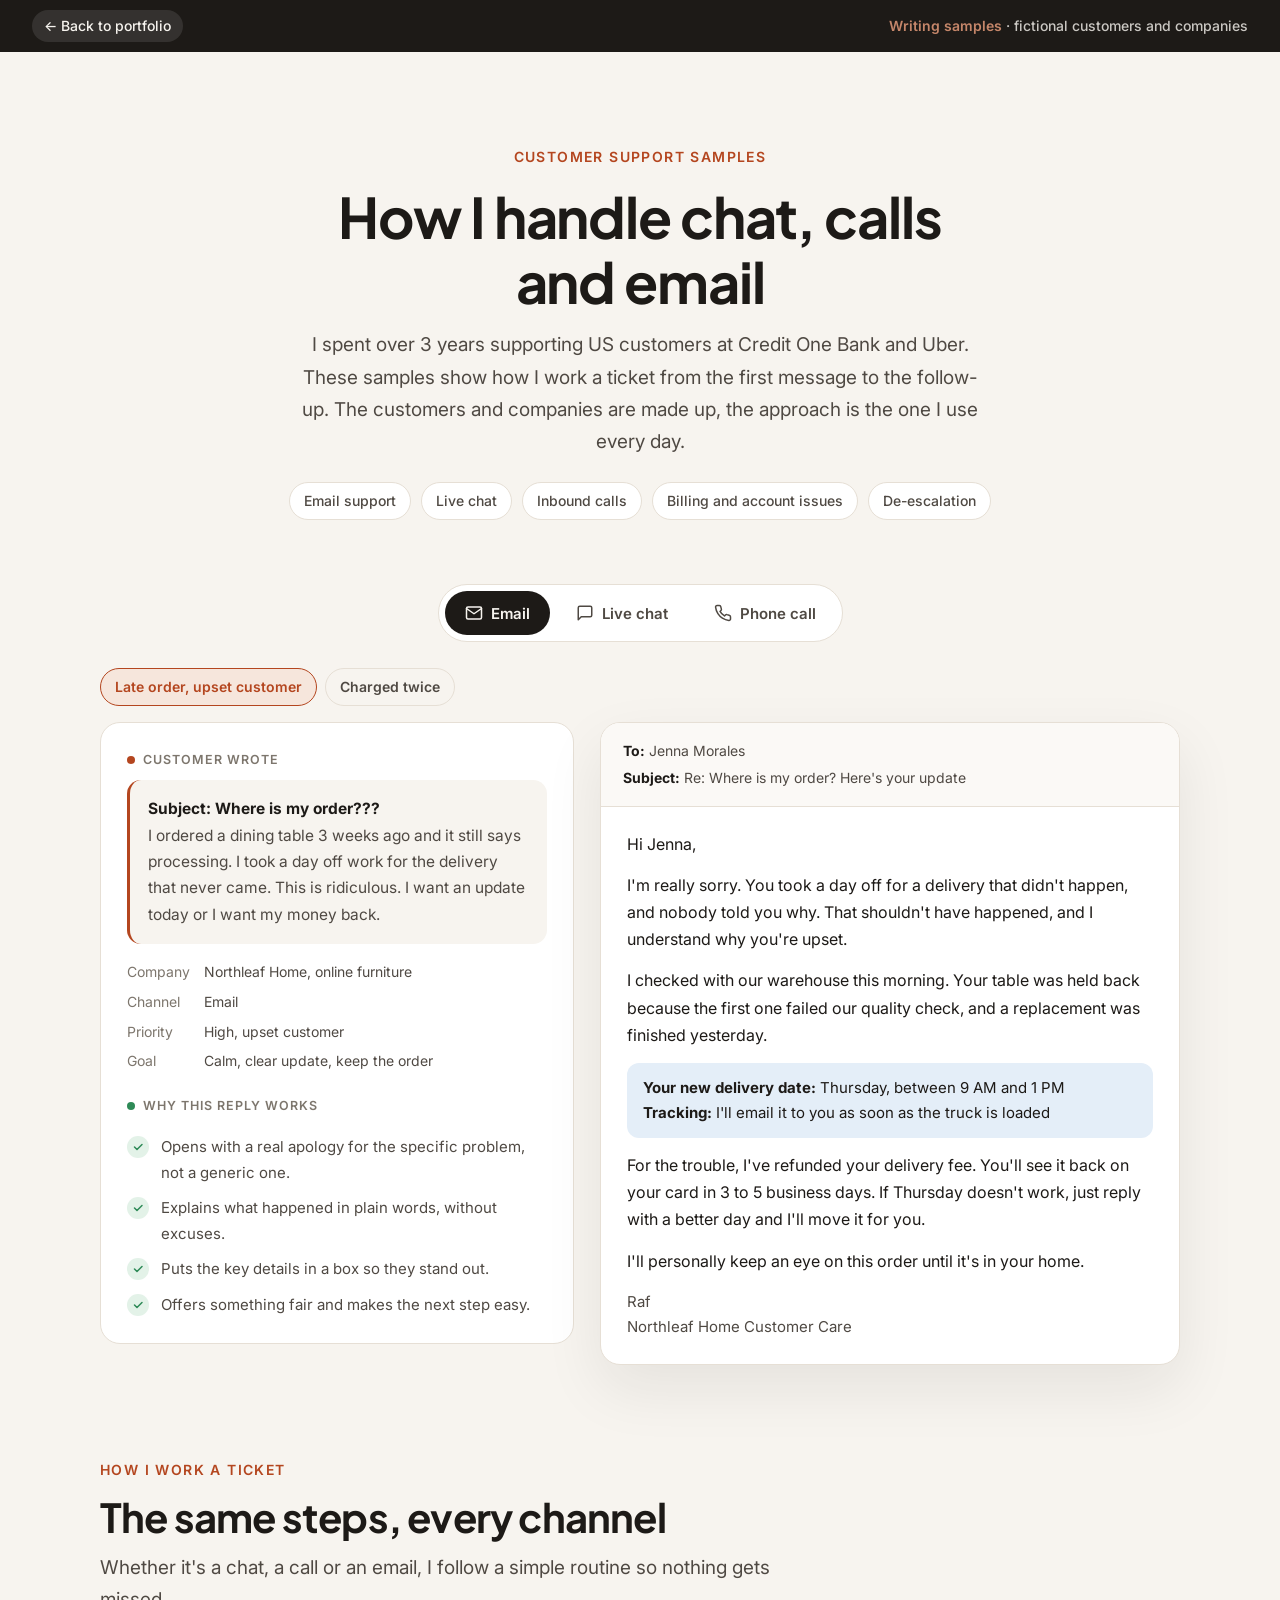
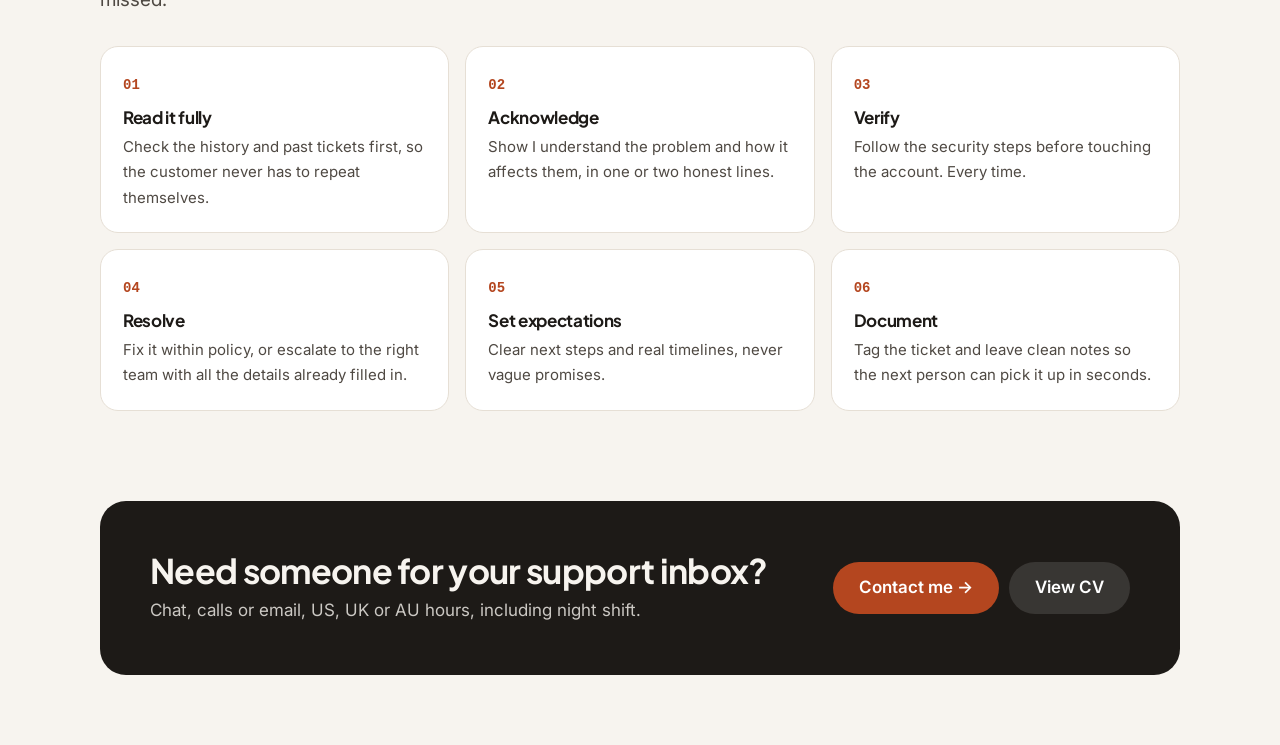
<file: support-samples.html>
<!doctype html>
<html lang="en">
<head>
<meta charset="utf-8">
<meta name="viewport" content="width=device-width, initial-scale=1">
<title>Customer Support Samples | Raf Inocentes</title>
<meta name="description" content="Email, live chat and phone support samples by Raf Inocentes. Fictional customers, real approach from 3+ years supporting US customers.">
<link rel="preconnect" href="https://fonts.googleapis.com"><link rel="preconnect" href="https://fonts.gstatic.com" crossorigin>
<link href="https://fonts.googleapis.com/css2?family=Plus+Jakarta+Sans:wght@600;700;800&family=Inter:wght@400;500;600&display=swap" rel="stylesheet">
<link rel="stylesheet" href="demo.css">
<style>
:root{--bg:#F7F4EF;--bg-2:#F0EBE3;--ink:#1D1A17;--ink-2:#4F4943;--muted:#7D766D;--line:#E6DFD5;--accent:#B4461F;--accent-2:#F6E6DC;--ok:#2E8A57;--ok-2:#E3F2E8;--blue:#2F6FB3;--blue-2:#E4EEF8;--ease:cubic-bezier(.22,.8,.24,1)}
*{box-sizing:border-box;margin:0;padding:0}
body{background:var(--bg);color:var(--ink);font:17px/1.7 Inter,system-ui,sans-serif;-webkit-font-smoothing:antialiased}
button{font:inherit;cursor:pointer;border:0;background:none;color:inherit}
.wrap{max-width:1160px;margin:0 auto;padding:0 clamp(16px,5vw,40px)}
h1,h2,h3{font-family:"Plus Jakarta Sans",system-ui,sans-serif;letter-spacing:-.02em;line-height:1.15}
.hero{padding:clamp(48px,8vw,90px) 0 30px;text-align:center}
.kick{font-size:14px;font-weight:600;color:var(--accent);letter-spacing:.1em;text-transform:uppercase}
h1{font-size:clamp(34px,5vw,56px);margin:14px auto 16px;max-width:16ch}
.lead{color:var(--ink-2);font-size:19px;max-width:58ch;margin:0 auto}
.chips{display:flex;gap:10px;justify-content:center;flex-wrap:wrap;margin-top:24px}
.chips span{background:#fff;border:1px solid var(--line);border-radius:999px;padding:6px 14px;font-size:14px;font-weight:500;color:var(--ink-2)}

.tabs{display:flex;gap:6px;justify-content:center;margin:34px auto 26px;background:#fff;border:1px solid var(--line);border-radius:999px;padding:6px;width:max-content;max-width:100%;overflow-x:auto}
.tab{height:44px;padding:0 20px;border-radius:999px;font-weight:600;font-size:15px;color:var(--ink-2);display:flex;align-items:center;gap:8px;white-space:nowrap;transition:background .25s,color .25s}
.tab svg{width:18px;height:18px}
.tab[aria-selected=true]{background:var(--ink);color:var(--bg)}
.panel{display:none}
.panel.on{display:block;animation:fade .5s var(--ease)}
@keyframes fade{from{opacity:0;transform:translateY(14px)}}

.grid{display:grid;grid-template-columns:.9fr 1.1fr;gap:26px;align-items:start}
.grid>*{min-width:0}
.card{background:#fff;border:1px solid var(--line);border-radius:20px;padding:26px}
.card h3{font-size:19px;margin-bottom:10px}
.lbl{font-size:12.5px;font-weight:600;letter-spacing:.08em;text-transform:uppercase;color:var(--muted);margin-bottom:10px;display:flex;align-items:center;gap:8px}
.lbl i{width:8px;height:8px;border-radius:50%;background:var(--accent);display:inline-block}
.cust{background:var(--bg);border-radius:14px;padding:16px 18px;font-size:15.5px;color:var(--ink-2);border-left:3px solid var(--accent)}
.cust b{color:var(--ink)}
.meta{display:grid;grid-template-columns:auto 1fr;gap:6px 14px;font-size:14px;margin-top:16px;color:var(--ink-2)}
.meta dt{color:var(--muted)}
.why{margin-top:18px;display:grid;gap:10px;list-style:none}
.why li{display:flex;gap:12px;font-size:15px;color:var(--ink-2)}
.why li::before{content:"";flex:none;width:22px;height:22px;border-radius:50%;background:var(--ok-2) url("data:image/svg+xml,%3Csvg xmlns='http://www.w3.org/2000/svg' viewBox='0 0 24 24' fill='none' stroke='%232E8A57' stroke-width='3' stroke-linecap='round' stroke-linejoin='round'%3E%3Cpath d='M5 12l5 5L20 7'/%3E%3C/svg%3E") center/12px no-repeat;margin-top:2px}

.sub{display:flex;gap:8px;margin-bottom:16px;flex-wrap:wrap}
.sub button{font-size:14px;font-weight:600;padding:6px 14px;border-radius:999px;border:1.5px solid var(--line);color:var(--ink-2);transition:all .2s}
.sub button.on{border-color:var(--accent);color:var(--accent);background:var(--accent-2)}

/* email */
.mail{background:#fff;border:1px solid var(--line);border-radius:20px;overflow:hidden;box-shadow:0 24px 60px rgba(29,26,23,.08)}
.mail__top{padding:16px 22px;border-bottom:1px solid var(--line);background:#FBF9F6;font-size:14px;color:var(--ink-2);display:grid;gap:3px}
.mail__top b{color:var(--ink)}
.mail__body{padding:24px 26px;font-size:16px;color:var(--ink)}
.mail__body p{margin-bottom:14px}
.mail__body .box{background:var(--blue-2);border-radius:12px;padding:12px 16px;font-size:15px;margin-bottom:14px}
.mail__body .sig{color:var(--ink-2);font-size:15px;margin:0}

/* chat */
.chat{background:#fff;border:1px solid var(--line);border-radius:22px;overflow:hidden;box-shadow:0 24px 60px rgba(29,26,23,.08);display:flex;flex-direction:column;height:560px}
.chat__head{display:flex;align-items:center;gap:12px;padding:14px 18px;border-bottom:1px solid var(--line);background:#FBF9F6}
.av{width:38px;height:38px;border-radius:50%;background:var(--blue);color:#fff;display:grid;place-items:center;font-weight:700;font-size:14px;flex:none}
.chat__head b{display:block;font-size:15px;line-height:1.3}
.chat__head small{font-size:13px;color:var(--ok)}
.replay{margin-left:auto;font-size:13px;font-weight:600;color:var(--accent);padding:6px 12px;border-radius:999px;background:var(--accent-2)}
.msgs{flex:1;overflow-y:auto;padding:18px;display:flex;flex-direction:column;gap:10px;scroll-behavior:smooth}
.m{max-width:80%;padding:10px 14px;border-radius:16px;font-size:15px;line-height:1.5;animation:pop .35s var(--ease)}
.m.c{background:var(--bg-2);align-self:flex-start;border-bottom-left-radius:5px}
.m.a{background:var(--blue);color:#fff;align-self:flex-end;border-bottom-right-radius:5px}
.m.sys{align-self:center;background:none;color:var(--muted);font-size:13px;padding:2px}
.m .t{display:block;font-size:11.5px;opacity:.7;margin-top:3px}
@keyframes pop{from{opacity:0;transform:translateY(8px) scale(.97)}}
.typing{align-self:flex-start;background:var(--bg-2);border-radius:16px;padding:12px 14px;display:flex;gap:4px}
.typing.a{align-self:flex-end;background:var(--blue-2)}
.typing i{width:7px;height:7px;border-radius:50%;background:var(--muted);animation:bl 1s infinite}
.typing i:nth-child(2){animation-delay:.15s}.typing i:nth-child(3){animation-delay:.3s}
@keyframes bl{0%,60%,100%{opacity:.3;transform:none}30%{opacity:1;transform:translateY(-3px)}}
.notes{margin-top:14px;font-size:14px;color:var(--muted)}

/* call */
.call{display:grid;gap:12px}
.step{display:grid;grid-template-columns:58px 1fr;gap:16px;background:#fff;border:1px solid var(--line);border-radius:16px;padding:16px 18px;opacity:0;transform:translateY(12px);transition:opacity .6s var(--ease),transform .6s var(--ease)}
.step.in{opacity:1;transform:none}
.step .ts{font:600 13px/1.2 ui-monospace,monospace;color:var(--accent);padding-top:4px}
.step h4{font-family:"Plus Jakarta Sans";font-size:16px;margin-bottom:4px}
.step p{font-size:15px;color:var(--ink-2)}
.step q{display:block;margin-top:8px;font-style:italic;color:var(--ink);font-size:15px;quotes:"\201C" "\201D"}

/* checklist */
.sec{padding:clamp(60px,8vw,90px) 0}
.sec h2{font-size:clamp(28px,3.6vw,40px);margin:10px 0 12px}
.sec .lead{margin:0}
.steps6{display:grid;grid-template-columns:repeat(3,1fr);gap:16px;margin-top:30px;counter-reset:s}
.steps6 div{background:#fff;border:1px solid var(--line);border-radius:18px;padding:22px;counter-increment:s;transition:transform .35s var(--ease),box-shadow .35s}
.steps6 div:hover{transform:translateY(-4px);box-shadow:0 18px 40px rgba(29,26,23,.08)}
.steps6 div::before{content:counter(s,decimal-leading-zero);font:700 14px/1 ui-monospace,monospace;color:var(--accent)}
.steps6 h3{font-size:17px;margin:10px 0 6px}
.steps6 p{font-size:15px;color:var(--ink-2)}
.cta{background:var(--ink);color:var(--bg);border-radius:26px;padding:clamp(28px,5vw,50px);display:flex;justify-content:space-between;align-items:center;gap:24px;flex-wrap:wrap;margin-bottom:70px}
.cta h2{font-size:clamp(24px,3vw,34px);margin:0 0 6px}
.cta p{opacity:.8}
.btn{display:inline-flex;align-items:center;gap:8px;height:52px;padding:0 26px;border-radius:999px;background:var(--accent);color:#fff;font-weight:600;text-decoration:none;transition:transform .25s var(--ease)}
.btn:hover{transform:translateY(-2px)}
.btn--ghost{background:rgba(255,255,255,.12)}
@media (max-width:900px){.grid{grid-template-columns:1fr}.steps6{grid-template-columns:1fr 1fr}}
@media (max-width:560px){.steps6{grid-template-columns:1fr}.tab{padding:0 13px;font-size:14px}.tab svg{display:none}.chat{height:520px}.step{grid-template-columns:1fr;gap:4px}}
</style>
</head>
<body>
<div class="demo-bar"><a href="index.html">&larr; Back to portfolio</a><span class="demo-note"><b>Writing samples</b> &middot; fictional customers and companies</span></div>

<header class="hero wrap">
  <span class="kick reveal">Customer support samples</span>
  <h1 class="reveal">How I handle chat, calls and email</h1>
  <p class="lead reveal">I spent over 3 years supporting US customers at Credit One Bank and Uber. These samples show how I work a ticket from the first message to the follow-up. The customers and companies are made up, the approach is the one I use every day.</p>
  <div class="chips reveal"><span>Email support</span><span>Live chat</span><span>Inbound calls</span><span>Billing and account issues</span><span>De-escalation</span></div>
</header>

<main class="wrap">
  <div class="tabs" role="tablist" aria-label="Support channel">
    <button class="tab" role="tab" aria-selected="true" aria-controls="p-email" id="t-email"><svg viewBox="0 0 24 24" fill="none" stroke="currentColor" stroke-width="2" stroke-linecap="round" stroke-linejoin="round"><rect x="2" y="4" width="20" height="16" rx="2"/><path d="m22 6-10 7L2 6"/></svg><span>Email</span></button>
    <button class="tab" role="tab" aria-selected="false" aria-controls="p-chat" id="t-chat"><svg viewBox="0 0 24 24" fill="none" stroke="currentColor" stroke-width="2" stroke-linecap="round" stroke-linejoin="round"><path d="M21 15a2 2 0 0 1-2 2H7l-4 4V5a2 2 0 0 1 2-2h14a2 2 0 0 1 2 2z"/></svg><span>Live chat</span></button>
    <button class="tab" role="tab" aria-selected="false" aria-controls="p-call" id="t-call"><svg viewBox="0 0 24 24" fill="none" stroke="currentColor" stroke-width="2" stroke-linecap="round" stroke-linejoin="round"><path d="M22 16.9v3a2 2 0 0 1-2.2 2 19.8 19.8 0 0 1-8.6-3.1 19.5 19.5 0 0 1-6-6A19.8 19.8 0 0 1 2.1 4.2 2 2 0 0 1 4.1 2h3a2 2 0 0 1 2 1.7c.1 1 .4 1.9.7 2.8a2 2 0 0 1-.5 2.1L8 9.9a16 16 0 0 0 6 6l1.3-1.3a2 2 0 0 1 2.1-.4c.9.3 1.8.6 2.8.7a2 2 0 0 1 1.7 2z"/></svg><span>Phone call</span></button>
  </div>

  <!-- EMAIL -->
  <section class="panel on" id="p-email" role="tabpanel" aria-labelledby="t-email">
    <div class="sub" id="mailSub"><button class="on" data-m="0">Late order, upset customer</button><button data-m="1">Charged twice</button></div>
    <div class="grid">
      <div class="card">
        <div class="lbl"><i></i>Customer wrote</div>
        <div class="cust" id="mailCust"></div>
        <dl class="meta" id="mailMeta"></dl>
        <div class="lbl" style="margin-top:22px"><i style="background:var(--ok)"></i>Why this reply works</div>
        <ul class="why" id="mailWhy"></ul>
      </div>
      <div class="mail">
        <div class="mail__top" id="mailTop"></div>
        <div class="mail__body" id="mailBody"></div>
      </div>
    </div>
  </section>

  <!-- CHAT -->
  <section class="panel" id="p-chat" role="tabpanel" aria-labelledby="t-chat">
    <div class="grid">
      <div class="card">
        <div class="lbl"><i></i>The situation</div>
        <div class="cust"><b>Parcelo app, live chat.</b> A customer is locked out of their account an hour before a delivery and needs to change the drop-off address.</div>
        <dl class="meta"><dt>Goal</dt><dd>Get them back in, update the address, confirm</dd><dt>Risk</dt><dd>Account security, wrong address</dd><dt>Handled in</dt><dd>About 6 minutes</dd></dl>
        <div class="lbl" style="margin-top:22px"><i style="background:var(--ok)"></i>What I focus on</div>
        <ul class="why">
          <li>Reply fast and say what I'm doing, so they never wonder if I'm still there.</li>
          <li>Verify the account before changing anything, without making it feel like an interrogation.</li>
          <li>Solve the urgent thing first, the address, then fix the login.</li>
          <li>Close with a clear recap so there's no need for a second chat.</li>
        </ul>
      </div>
      <div>
        <div class="chat">
          <div class="chat__head"><div class="av">P</div><div><b>Parcelo Support</b><small>&#9679; Raf is online</small></div><button class="replay" id="replay">&#8635; Replay</button></div>
          <div class="msgs" id="msgs" aria-live="polite"></div>
        </div>
        <p class="notes">Sample conversation. Personal details are fictional.</p>
      </div>
    </div>
  </section>

  <!-- CALL -->
  <section class="panel" id="p-call" role="tabpanel" aria-labelledby="t-call">
    <div class="grid">
      <div class="card">
        <div class="lbl"><i></i>The situation</div>
        <div class="cust"><b>Fitly subscription, inbound call.</b> The caller sees a charge they don't recognise and wants it reversed. They're frustrated and talking fast.</div>
        <dl class="meta"><dt>Goal</dt><dd>Calm the call, find the charge, fix it or explain it</dd><dt>Tone</dt><dd>Calm, warm, steady pace</dd><dt>After the call</dt><dd>Notes on the account and a recap email</dd></dl>
        <div class="lbl" style="margin-top:22px"><i style="background:var(--ok)"></i>What I learned at the bank</div>
        <ul class="why">
          <li>Let the caller finish. Most people calm down once they feel heard.</li>
          <li>Verify identity every time, even when the caller is in a hurry.</li>
          <li>Never promise what I can't control. Give real timelines.</li>
          <li>Leave notes good enough that the next agent doesn't have to ask again.</li>
        </ul>
      </div>
      <div class="call" id="call">
        <div class="step"><span class="ts">0:00</span><div><h4>Greet and own it</h4><p>Friendly, clear, and I take ownership from the start.</p><q>Thanks for calling Fitly, this is Raf. I'm sorry you're dealing with this, let's sort it out together.</q></div></div>
        <div class="step"><span class="ts">0:20</span><div><h4>Listen, then verify</h4><p>I let them explain everything first, then confirm their identity before looking at the account.</p><q>Got it, thank you for walking me through that. Before I open your account, can I confirm your email and the last four digits of the card?</q></div></div>
        <div class="step"><span class="ts">1:30</span><div><h4>Find the cause</h4><p>The charge is an annual renewal after the free trial. I explain it plainly, without blaming them.</p><q>I see it now. This is the yearly plan that started after the trial ended on March 2. I understand that's not what you expected.</q></div></div>
        <div class="step"><span class="ts">2:40</span><div><h4>Offer the fix</h4><p>Within policy, I offer a full refund and switch them to monthly, or cancel, and let them choose.</p><q>Since it renewed only 3 days ago, I can refund the full amount today. Would you like to keep a monthly plan or cancel completely?</q></div></div>
        <div class="step"><span class="ts">3:50</span><div><h4>Recap and set expectations</h4><p>Exactly what happens next and when, so they don't have to call back.</p><q>The refund is done on our end. Your bank usually shows it in 5 to 7 business days, and I'm sending you a confirmation email now.</q></div></div>
        <div class="step"><span class="ts">4:30</span><div><h4>Close and document</h4><p>Check if there's anything else, thank them, then write clear account notes and tag the ticket.</p><q>Is there anything else I can help with today? Thanks for your patience, have a good rest of your day.</q></div></div>
      </div>
    </div>
  </section>
</main>

<section class="sec">
  <div class="wrap">
    <span class="kick reveal">How I work a ticket</span>
    <h2 class="reveal">The same steps, every channel</h2>
    <p class="lead reveal">Whether it's a chat, a call or an email, I follow a simple routine so nothing gets missed.</p>
    <div class="steps6">
      <div class="reveal"><h3>Read it fully</h3><p>Check the history and past tickets first, so the customer never has to repeat themselves.</p></div>
      <div class="reveal"><h3>Acknowledge</h3><p>Show I understand the problem and how it affects them, in one or two honest lines.</p></div>
      <div class="reveal"><h3>Verify</h3><p>Follow the security steps before touching the account. Every time.</p></div>
      <div class="reveal"><h3>Resolve</h3><p>Fix it within policy, or escalate to the right team with all the details already filled in.</p></div>
      <div class="reveal"><h3>Set expectations</h3><p>Clear next steps and real timelines, never vague promises.</p></div>
      <div class="reveal"><h3>Document</h3><p>Tag the ticket and leave clean notes so the next person can pick it up in seconds.</p></div>
    </div>
  </div>
</section>

<div class="wrap">
  <div class="cta reveal">
    <div><h2>Need someone for your support inbox?</h2><p>Chat, calls or email, US, UK or AU hours, including night shift.</p></div>
    <div style="display:flex;gap:10px;flex-wrap:wrap"><a class="btn" href="index.html#contact">Contact me &rarr;</a><a class="btn btn--ghost" href="Raf-Inocentes-CV.pdf" target="_blank" rel="noopener">View CV</a></div>
  </div>
</div>

<script>
(() => {
  const $ = (s, c = document) => c.querySelector(s), $$ = (s, c = document) => [...c.querySelectorAll(s)];
  /* reveal */
  const io = new IntersectionObserver(es => es.forEach(e => { if (e.isIntersecting) { e.target.classList.add('in'); io.unobserve(e.target); } }), { threshold: .12 });
  $$('.reveal').forEach((el, i) => { el.style.transitionDelay = (i % 6) * 70 + 'ms'; io.observe(el); });

  /* tabs */
  const tabs = $$('.tab');
  const show = t => {
    tabs.forEach(x => x.setAttribute('aria-selected', x === t));
    $$('.panel').forEach(p => p.classList.toggle('on', p.id === t.getAttribute('aria-controls')));
    if (t.id === 't-chat') playChat();
    if (t.id === 't-call') playCall();
  };
  tabs.forEach(t => t.addEventListener('click', () => show(t)));
  $('.tabs').addEventListener('keydown', e => {
    const i = tabs.indexOf(document.activeElement); if (i < 0) return;
    if (e.key === 'ArrowRight' || e.key === 'ArrowLeft') { const n = tabs[(i + (e.key === 'ArrowRight' ? 1 : tabs.length - 1)) % tabs.length]; n.focus(); show(n); }
  });

  /* emails */
  const mails = [
    { cust: '<b>Subject: Where is my order???</b><br>I ordered a dining table 3 weeks ago and it still says processing. I took a day off work for the delivery that never came. This is ridiculous. I want an update today or I want my money back.',
      meta: [['Company', 'Northleaf Home, online furniture'], ['Channel', 'Email'], ['Priority', 'High, upset customer'], ['Goal', 'Calm, clear update, keep the order']],
      top: '<span><b>To:</b> Jenna Morales</span><span><b>Subject:</b> Re: Where is my order? Here\'s your update</span>',
      body: '<p>Hi Jenna,</p><p>I\'m really sorry. You took a day off for a delivery that didn\'t happen, and nobody told you why. That shouldn\'t have happened, and I understand why you\'re upset.</p><p>I checked with our warehouse this morning. Your table was held back because the first one failed our quality check, and a replacement was finished yesterday.</p><div class="box"><b>Your new delivery date:</b> Thursday, between 9 AM and 1 PM<br><b>Tracking:</b> I\'ll email it to you as soon as the truck is loaded</div><p>For the trouble, I\'ve refunded your delivery fee. You\'ll see it back on your card in 3 to 5 business days. If Thursday doesn\'t work, just reply with a better day and I\'ll move it for you.</p><p>I\'ll personally keep an eye on this order until it\'s in your home.</p><p class="sig">Raf<br>Northleaf Home Customer Care</p>',
      why: ['Opens with a real apology for the specific problem, not a generic one.', 'Explains what happened in plain words, without excuses.', 'Puts the key details in a box so they stand out.', 'Offers something fair and makes the next step easy.'] },
    { cust: '<b>Subject: charged twice</b><br>Hi, I got charged $14.99 two times this month for my Fitly subscription. Can you fix this?',
      meta: [['Company', 'Fitly, fitness app subscription'], ['Channel', 'Email'], ['Priority', 'Normal, billing'], ['Goal', 'Confirm, refund, prevent it again']],
      top: '<span><b>To:</b> Marcus Lee</span><span><b>Subject:</b> Re: charged twice. Refund on the way</span>',
      body: '<p>Hi Marcus,</p><p>Thanks for letting us know, and sorry about the double charge. You\'re right, I can see two payments of $14.99 on May 4.</p><p>It happened because the app retried a payment that had actually gone through. I\'ve refunded the second charge just now.</p><div class="box"><b>Refund:</b> $14.99, sent today<br><b>When you\'ll see it:</b> usually 5 to 7 business days, depending on your bank</div><p>I\'ve also flagged your account so this won\'t happen on your next billing date. If the refund doesn\'t show up by next Friday, just reply to this email and I\'ll follow up with our billing team right away.</p><p class="sig">Raf<br>Fitly Support</p>',
      why: ['Confirms what the customer reported, so they know I actually checked.', 'Short and easy to scan, because it\'s a simple issue.', 'Gives the exact amount and a real timeline.', 'Tells them what to do if something goes wrong, so they don\'t have to guess.'] }
  ];
  const setMail = i => {
    const m = mails[i];
    $('#mailCust').innerHTML = m.cust;
    $('#mailMeta').innerHTML = m.meta.map(([a, b]) => `<dt>${a}</dt><dd>${b}</dd>`).join('');
    $('#mailTop').innerHTML = m.top; $('#mailBody').innerHTML = m.body;
    $('#mailWhy').innerHTML = m.why.map(w => `<li>${w}</li>`).join('');
    $$('#mailSub button').forEach(b => b.classList.toggle('on', +b.dataset.m === i));
    const mb = $('.mail'); mb.style.animation = 'none'; mb.offsetWidth; mb.style.animation = 'fade .5s var(--ease)';
  };
  $$('#mailSub button').forEach(b => b.addEventListener('click', () => setMail(+b.dataset.m)));
  setMail(0);

  /* chat */
  const script = [
    ['sys', 'Chat started 2:14 PM'],
    ['c', 'hi I cant log in and my package is coming in an hour!! I need to change the address'],
    ['a', 'Hi! I\'m Raf, I can help with both. Let\'s get the address sorted first since the delivery is soon.'],
    ['a', 'To keep your account safe, can you confirm the email on your account and the tracking number?'],
    ['c', 'dana.r@email.com, tracking PC48211907'],
    ['a', 'Thank you, Dana. Found it. The package is out for delivery to 22 Pine St. What address should it go to?'],
    ['c', '410 Harbor Ave, my office. Front desk can sign'],
    ['a', 'Done. I\'ve updated it to 410 Harbor Ave and added a note that the front desk can sign. The driver has the change.'],
    ['c', 'omg thank you. and the login?'],
    ['a', 'I just sent a reset link to dana.r@email.com. It\'s valid for 30 minutes. If it doesn\'t arrive in 2 minutes, check your spam folder.'],
    ['c', 'got it, im in!'],
    ['a', 'Great! Quick recap: delivery is going to 410 Harbor Ave today, and your password is reset. Anything else I can help with?'],
    ['c', 'no thats all, thank you so much'],
    ['a', 'You\'re welcome, Dana. Have a great rest of your day!'],
    ['sys', 'Chat ended &middot; Ticket tagged: delivery-address, password-reset']
  ];
  let run = 0;
  const msgs = $('#msgs');
  const wait = ms => new Promise(r => setTimeout(r, ms));
  const time = i => { const m = 14 + Math.floor(i / 2.4); return `2:${String(m).padStart(2, '0')} PM`; };
  async function playChat() {
    const id = ++run; msgs.innerHTML = '';
    for (let i = 0; i < script.length; i++) {
      const [w, t] = script[i];
      if (w !== 'sys') {
        const ty = document.createElement('div'); ty.className = 'typing' + (w === 'a' ? ' a' : ''); ty.innerHTML = '<i></i><i></i><i></i>';
        msgs.appendChild(ty); msgs.scrollTop = msgs.scrollHeight;
        await wait(Math.min(1500, 450 + t.length * 11)); if (id !== run) return; ty.remove();
      }
      const el = document.createElement('div'); el.className = 'm ' + w;
      el.innerHTML = t + (w === 'sys' ? '' : `<span class="t">${w === 'a' ? 'Raf' : 'Dana'} &middot; ${time(i)}</span>`);
      msgs.appendChild(el); msgs.scrollTop = msgs.scrollHeight;
      await wait(350); if (id !== run) return;
    }
  }
  $('#replay').addEventListener('click', playChat);

  /* call steps reveal */
  let callRun = 0;
  async function playCall() {
    const id = ++callRun, st = $$('#call .step');
    st.forEach(s => s.classList.remove('in'));
    for (const s of st) { await wait(220); if (id !== callRun) return; s.classList.add('in'); }
  }
})();
</script>
</body>
</html>
</file>
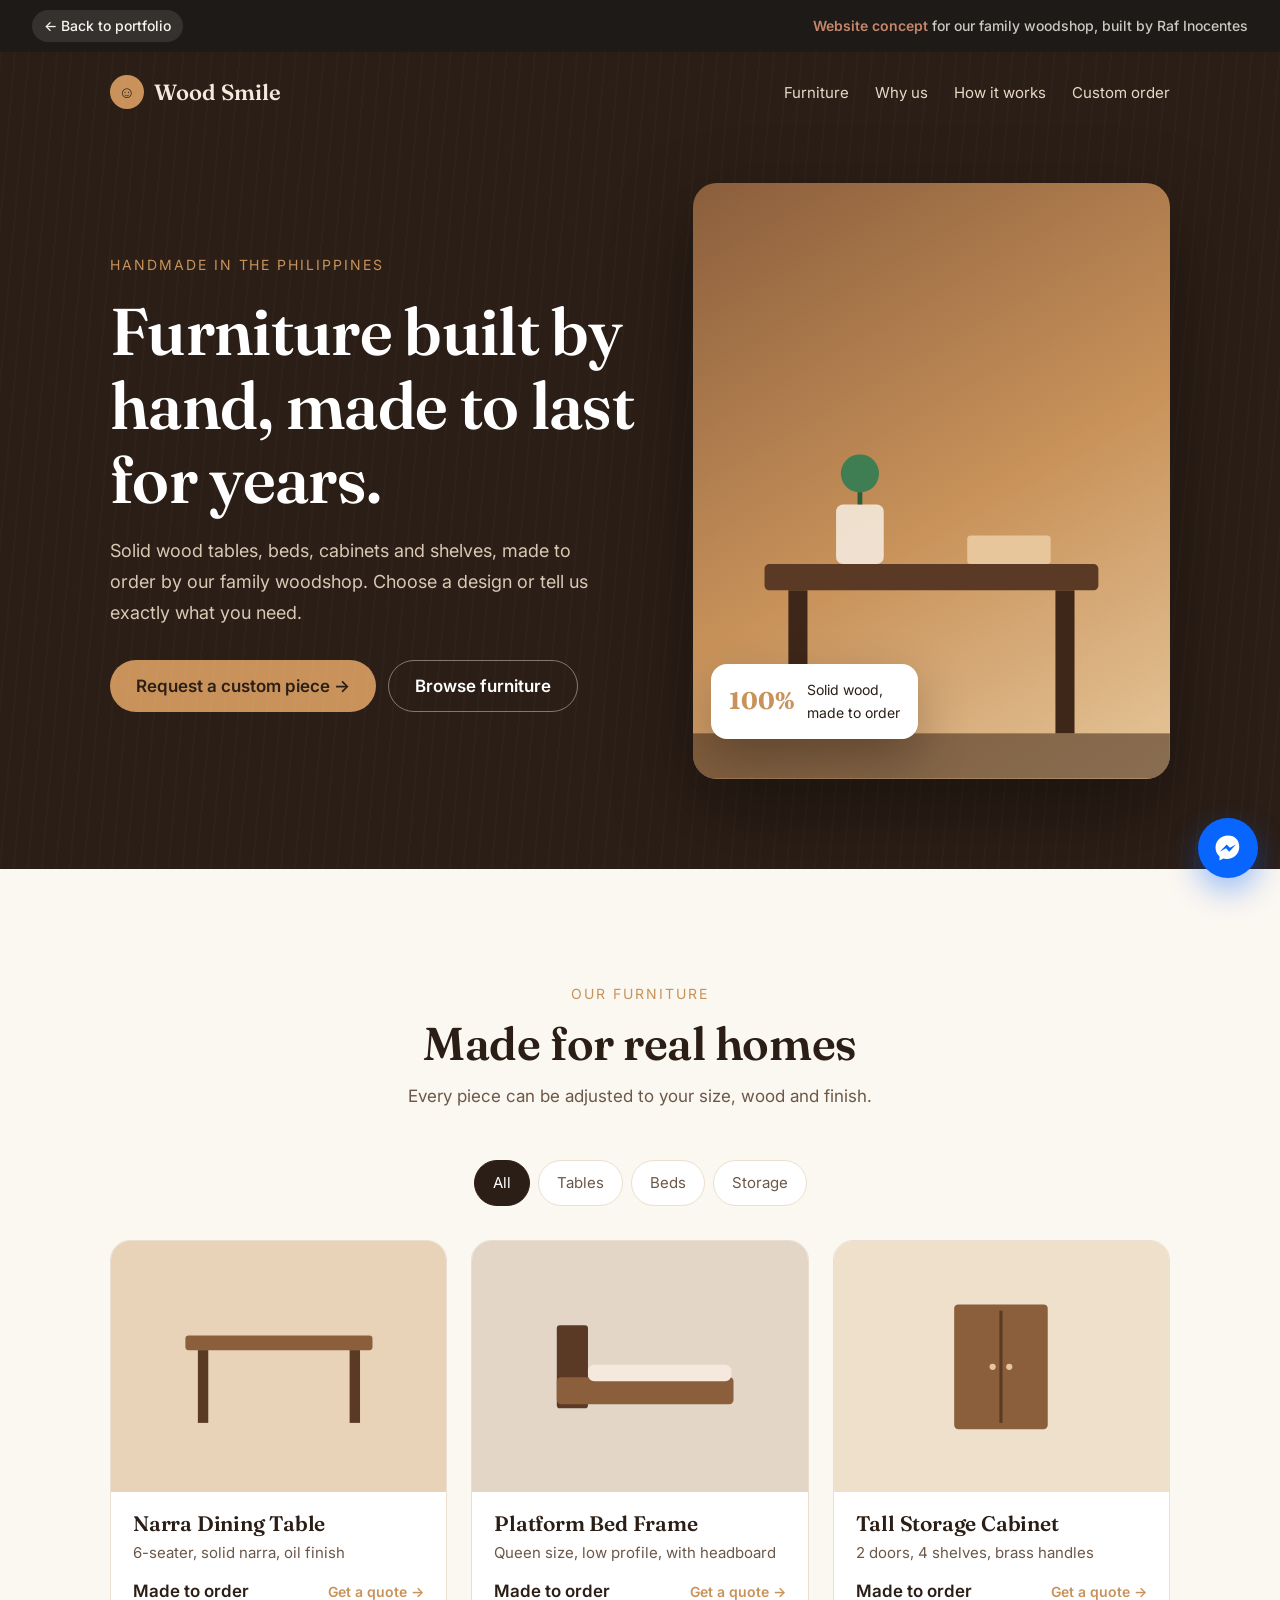
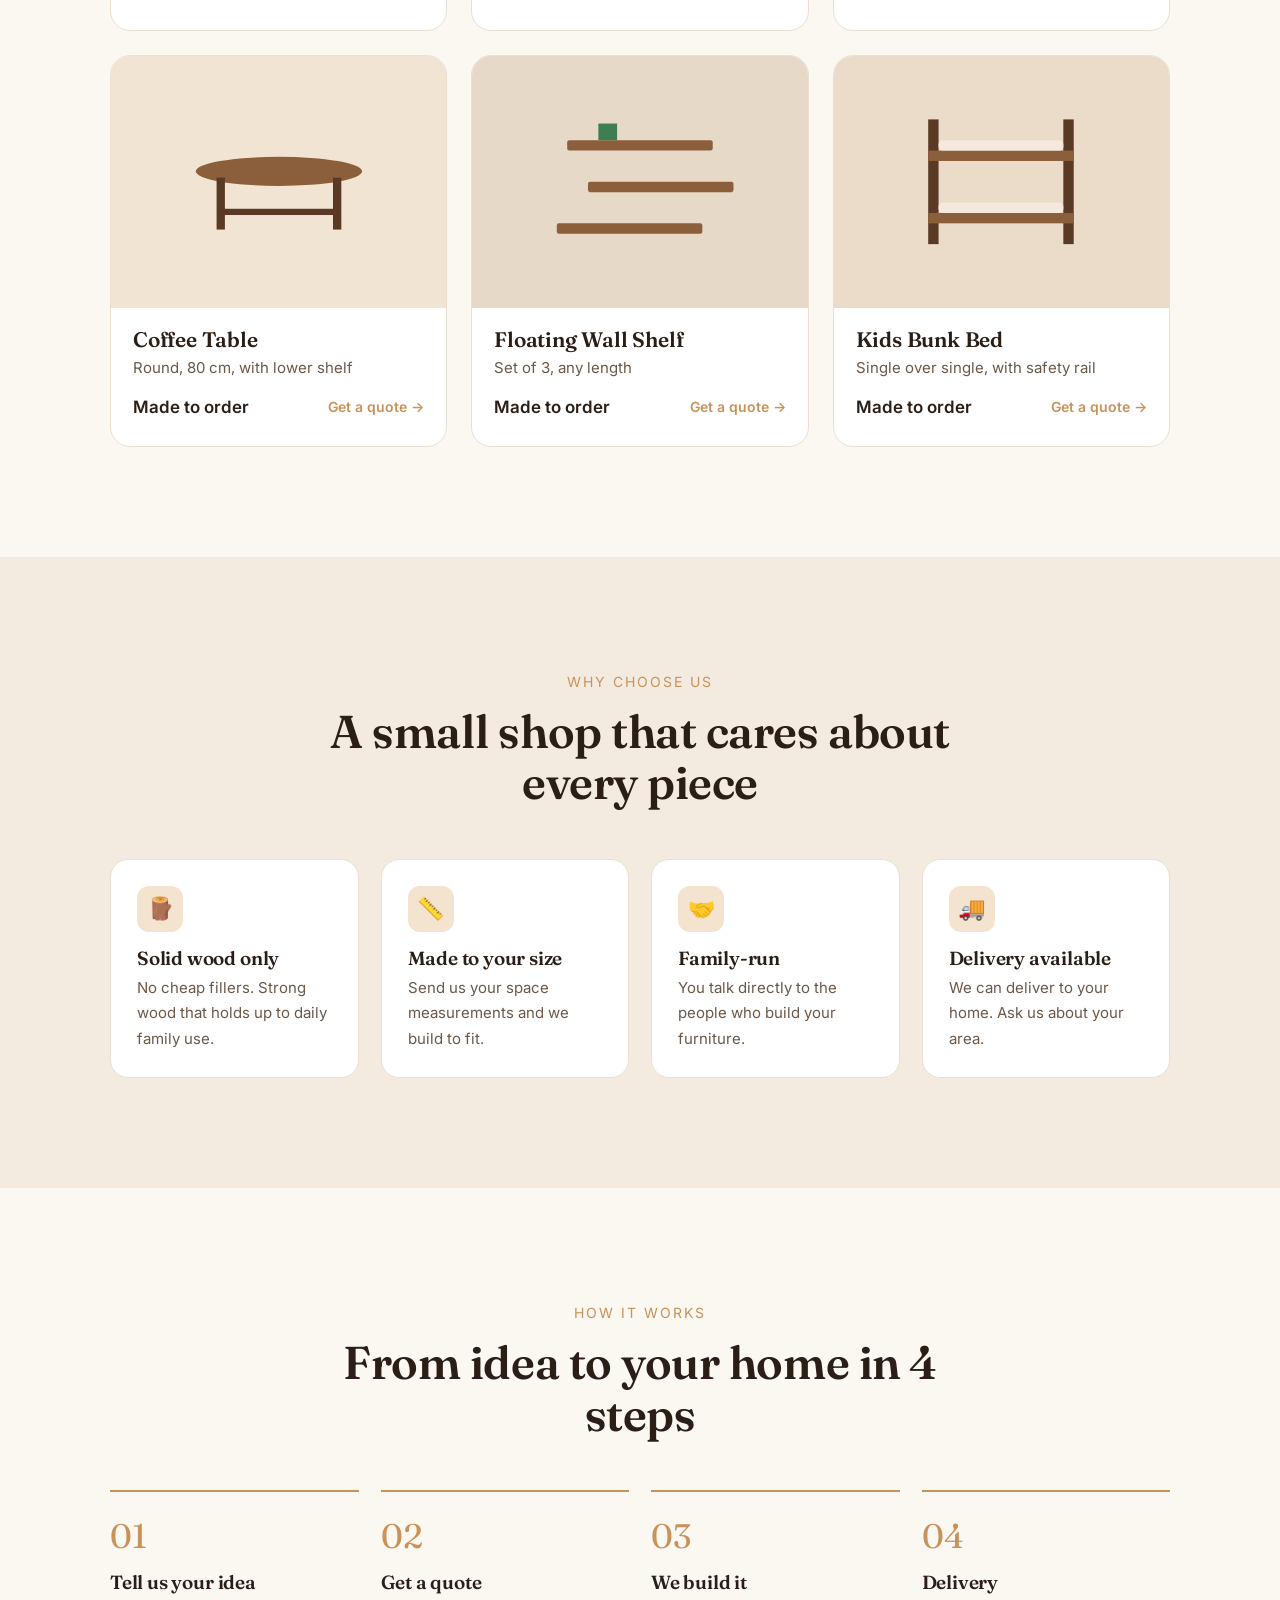
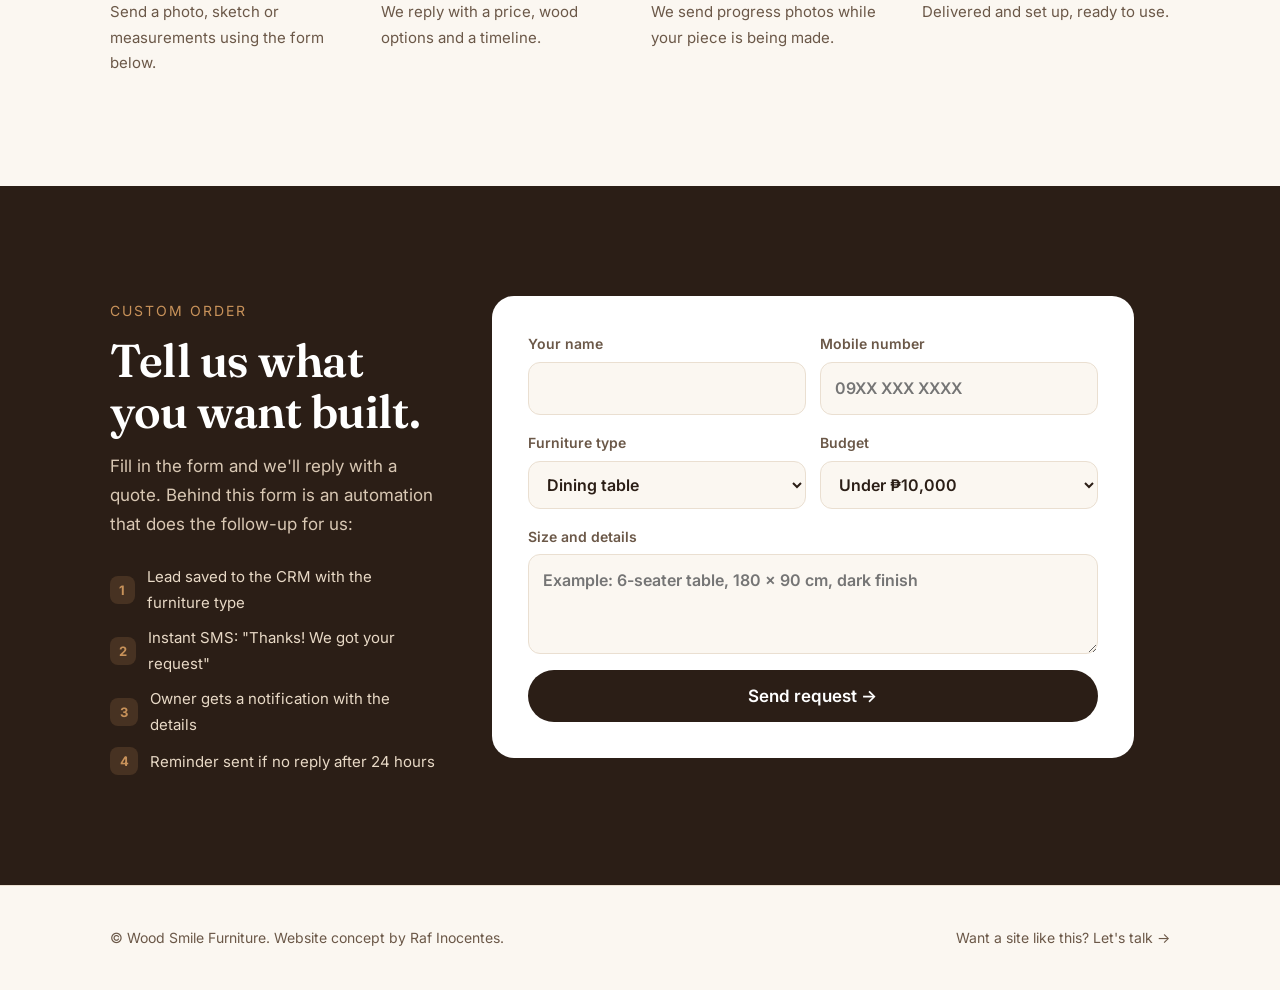
<file: wood-smile.html>
<!doctype html>
<html lang="en">
<head>
<meta charset="utf-8">
<meta name="viewport" content="width=device-width, initial-scale=1">
<title>Wood Smile Furniture | Handmade Furniture (Website Concept)</title>
<meta name="description" content="Website concept for Wood Smile Furniture, a family woodshop in the Philippines. Built by Raf Inocentes.">
<link rel="preconnect" href="https://fonts.googleapis.com"><link rel="preconnect" href="https://fonts.gstatic.com" crossorigin>
<link href="https://fonts.googleapis.com/css2?family=Fraunces:opsz,wght@9..144,400;9..144,600&family=Inter:wght@400;500;600&display=swap" rel="stylesheet">
<link rel="stylesheet" href="demo.css">
<style>
:root{--bg:#FBF7F1;--wood:#2B1E16;--wood-2:#4A3426;--oak:#C8925A;--oak-2:#E6C69A;--ink:#2B1E16;--ink-2:#6B5848;--line:#EADFD1;--white:#fff}
*{box-sizing:border-box;margin:0;padding:0}
body{background:var(--bg);color:var(--ink);font:17px/1.7 Inter,system-ui,sans-serif;-webkit-font-smoothing:antialiased}
a{color:inherit;text-decoration:none}
.wrap{max-width:1140px;margin:0 auto;padding:0 clamp(20px,5vw,40px)}
h1,h2,h3{font-family:Fraunces,Georgia,serif;font-weight:600;line-height:1.12;letter-spacing:-.01em}
.btn{display:inline-flex;align-items:center;gap:10px;height:52px;padding:0 26px;border-radius:999px;font-weight:600;transition:transform .3s,background .3s}
.btn:hover{transform:translateY(-2px)}
.btn--oak{background:var(--oak);color:var(--wood)}
.btn--oak:hover{background:var(--oak-2)}
.btn--line{border:1.5px solid rgba(255,255,255,.4);color:#fff}
.btn--line:hover{background:rgba(255,255,255,.08)}
header{display:flex;justify-content:space-between;align-items:center;padding:22px 0}
.logo{font-family:Fraunces,serif;font-size:22px;font-weight:600;color:#F4E9DC;display:flex;align-items:center;gap:10px}
.logo span{width:34px;height:34px;border-radius:50%;background:var(--oak);display:grid;place-items:center;color:var(--wood);font-size:16px}
nav{display:flex;gap:26px;font-size:15px;color:#E8D9C6}
nav a:hover{color:#fff}
.hero{background:var(--wood);color:#F4E9DC;padding-bottom:90px;position:relative;overflow:hidden}
.hero::before{content:"";position:absolute;inset:0;background:repeating-linear-gradient(95deg,rgba(255,255,255,.015) 0 2px,transparent 2px 14px);pointer-events:none}
.hero__grid{display:grid;grid-template-columns:1.05fr .95fr;gap:56px;align-items:center;padding-top:50px}
.kicker{font-size:14px;letter-spacing:.14em;text-transform:uppercase;color:var(--oak)}
.hero h1{font-size:clamp(40px,5.4vw,66px);margin:16px 0 20px;color:#fff}
.hero p{color:#D9C8B4;max-width:46ch;margin-bottom:32px;font-size:18px}
.hero__ctas{display:flex;gap:12px;flex-wrap:wrap}
.hero__art{aspect-ratio:4/5;border-radius:24px;background:linear-gradient(150deg,#8B5E3C,#C8925A 55%,#E6C69A);position:relative;overflow:hidden;box-shadow:0 30px 80px rgba(0,0,0,.35)}
.hero__art svg{position:absolute;inset:auto 0 0;width:100%;height:auto}
.hero__badge{position:absolute;left:18px;bottom:40px;background:#fff;color:var(--ink);border-radius:16px;padding:14px 18px;box-shadow:0 20px 50px rgba(0,0,0,.25);font-size:14px;display:flex;gap:12px;align-items:center;animation:bob 6s ease-in-out infinite}
.hero__badge b{font-family:Fraunces,serif;font-size:24px;color:var(--oak)}
@keyframes bob{50%{transform:translateY(-10px)}}
section{padding:clamp(70px,10vw,110px) 0}
.head{text-align:center;max-width:640px;margin:0 auto 50px}
.head h2{font-size:clamp(32px,4vw,46px);margin:10px 0 12px}
.head p{color:var(--ink-2)}
.cats{display:flex;justify-content:center;gap:8px;flex-wrap:wrap;margin-bottom:34px}
.cats button{font:inherit;font-size:15px;padding:9px 18px;border-radius:999px;border:1.5px solid var(--line);background:#fff;color:var(--ink-2);cursor:pointer;transition:all .2s}
.cats button.on,.cats button:hover{background:var(--wood);border-color:var(--wood);color:#fff}
.grid{display:grid;grid-template-columns:repeat(3,1fr);gap:24px}
.item{background:#fff;border-radius:20px;overflow:hidden;border:1px solid var(--line);transition:transform .5s cubic-bezier(.22,.8,.24,1),box-shadow .5s}
.item:hover{transform:translateY(-6px);box-shadow:0 24px 50px rgba(43,30,22,.12)}
.item.hide{display:none}
.item__img{aspect-ratio:4/3;display:grid;place-items:center;position:relative;overflow:hidden}
.item__img svg{width:62%;transition:transform .7s cubic-bezier(.22,.8,.24,1)}
.item:hover .item__img svg{transform:scale(1.06)}
.item__body{padding:20px 22px 24px}
.item h3{font-size:21px}
.item p{color:var(--ink-2);font-size:15px;margin:4px 0 12px}
.item .price{display:flex;justify-content:space-between;align-items:center;font-weight:600}
.item .price a{font-size:14px;color:var(--oak);font-weight:600}
.why{background:#F3EBDF}
.why__grid{display:grid;grid-template-columns:repeat(4,1fr);gap:22px}
.why__card{background:#fff;border-radius:18px;padding:26px;border:1px solid var(--line)}
.why__card .ic{width:46px;height:46px;border-radius:12px;background:#F3E3CF;display:grid;place-items:center;font-size:22px;margin-bottom:16px}
.why__card h3{font-size:19px;margin-bottom:6px}
.why__card p{font-size:15px;color:var(--ink-2)}
.steps{display:grid;grid-template-columns:repeat(4,1fr);gap:22px;counter-reset:s}
.st{padding-top:16px;border-top:2px solid var(--oak)}
.st::before{counter-increment:s;content:"0" counter(s);font-family:Fraunces,serif;font-size:34px;color:var(--oak)}
.st h3{font-size:19px;margin:6px 0}
.st p{font-size:15px;color:var(--ink-2)}
.order{background:var(--wood);color:#F4E9DC}
.order__grid{display:grid;grid-template-columns:.9fr 1.1fr;gap:56px;align-items:start}
.order h2{font-size:clamp(32px,4vw,46px);color:#fff;margin:10px 0 14px}
.order p{color:#D9C8B4}
form{background:#fff;color:var(--ink);border-radius:22px;padding:clamp(24px,4vw,36px);display:grid;gap:16px}
.r2{display:grid;grid-template-columns:1fr 1fr;gap:14px}
label{font-size:14px;font-weight:600;color:var(--ink-2);display:grid;gap:6px}
input,select,textarea{font:inherit;font-size:16px;padding:12px 14px;border-radius:12px;border:1.5px solid var(--line);background:var(--bg);color:var(--ink);outline:none;transition:border-color .2s,box-shadow .2s}
input:focus,select:focus,textarea:focus{border-color:var(--oak);box-shadow:0 0 0 4px rgba(200,146,90,.18)}
textarea{min-height:100px;resize:vertical}
form .btn{justify-content:center;background:var(--wood);color:#fff;border:0;cursor:pointer;font:inherit;font-weight:600}
.ok{display:none;text-align:center;padding:30px 10px}
.ok.show{display:block}
.ok .big{font-size:46px}
.ok h3{font-size:26px;margin:8px 0}
.ok p{color:var(--ink-2)}
.flow{margin-top:26px;display:grid;gap:10px}
.flow div{display:flex;gap:12px;align-items:center;font-size:15px;color:#E8D9C6}
.flow i{width:28px;height:28px;border-radius:8px;background:rgba(200,146,90,.18);display:grid;place-items:center;font-style:normal;color:var(--oak);font-size:13px;font-weight:700}
footer{padding:40px 0;font-size:14px;color:var(--ink-2);border-top:1px solid var(--line)}
footer .wrap{display:flex;justify-content:space-between;gap:16px;flex-wrap:wrap}
.msgr{position:fixed;right:22px;bottom:22px;width:60px;height:60px;border-radius:50%;background:#0866FF;display:grid;place-items:center;box-shadow:0 12px 30px rgba(8,102,255,.4);z-index:50;transition:transform .3s}
.msgr:hover{transform:scale(1.08)}
.msgr svg{width:30px;height:30px}
@media (max-width:900px){.hero__grid,.order__grid{grid-template-columns:1fr}.grid{grid-template-columns:repeat(2,1fr)}.why__grid,.steps{grid-template-columns:repeat(2,1fr)}nav{display:none}.hero__badge{left:12px}}
@media (max-width:560px){.grid,.why__grid,.steps,.r2{grid-template-columns:1fr}.btn{width:100%;justify-content:center}}
</style>
</head>
<body>
<div class="demo-bar"><a href="index.html#work">&larr; Back to portfolio</a><span class="demo-note"><b>Website concept</b> for our family woodshop, built by Raf Inocentes</span></div>

<div class="hero">
  <div class="wrap">
    <header><a href="#" class="logo"><span>&#9786;</span>Wood Smile</a><nav><a href="#shop">Furniture</a><a href="#why">Why us</a><a href="#how">How it works</a><a href="#order">Custom order</a></nav></header>
    <div class="hero__grid">
      <div class="reveal">
        <span class="kicker">Handmade in the Philippines</span>
        <h1>Furniture built by hand, made to last for years.</h1>
        <p>Solid wood tables, beds, cabinets and shelves, made to order by our family woodshop. Choose a design or tell us exactly what you need.</p>
        <div class="hero__ctas"><a href="#order" class="btn btn--oak">Request a custom piece &rarr;</a><a href="#shop" class="btn btn--line">Browse furniture</a></div>
      </div>
      <div class="hero__art reveal">
        <svg viewBox="0 0 400 300" fill="none"><rect x="60" y="120" width="280" height="22" rx="4" fill="#5A3A24"/><rect x="80" y="142" width="16" height="120" fill="#3E2718"/><rect x="304" y="142" width="16" height="120" fill="#3E2718"/><rect x="120" y="70" width="40" height="50" rx="6" fill="#F4E9DC" opacity=".9"/><path d="M140 70v-20" stroke="#2B5D3A" stroke-width="4"/><circle cx="140" cy="44" r="16" fill="#3F7D52"/><rect x="230" y="96" width="70" height="24" rx="3" fill="#E6C69A"/><rect x="0" y="262" width="400" height="38" fill="#3E2718" opacity=".55"/></svg>
        <div class="hero__badge"><b>100%</b><span>Solid wood,<br>made to order</span></div>
      </div>
    </div>
  </div>
</div>

<section id="shop">
  <div class="wrap">
    <div class="head reveal"><span class="kicker">Our furniture</span><h2>Made for real homes</h2><p>Every piece can be adjusted to your size, wood and finish.</p></div>
    <div class="cats reveal"><button class="on" data-c="all">All</button><button data-c="table">Tables</button><button data-c="bed">Beds</button><button data-c="storage">Storage</button></div>
    <div class="grid" id="grid"></div>
  </div>
</section>

<section class="why" id="why">
  <div class="wrap">
    <div class="head reveal"><span class="kicker">Why choose us</span><h2>A small shop that cares about every piece</h2></div>
    <div class="why__grid">
      <div class="why__card reveal"><div class="ic">&#129717;</div><h3>Solid wood only</h3><p>No cheap fillers. Strong wood that holds up to daily family use.</p></div>
      <div class="why__card reveal"><div class="ic">&#128207;</div><h3>Made to your size</h3><p>Send us your space measurements and we build to fit.</p></div>
      <div class="why__card reveal"><div class="ic">&#129309;</div><h3>Family-run</h3><p>You talk directly to the people who build your furniture.</p></div>
      <div class="why__card reveal"><div class="ic">&#128666;</div><h3>Delivery available</h3><p>We can deliver to your home. Ask us about your area.</p></div>
    </div>
  </div>
</section>

<section id="how">
  <div class="wrap">
    <div class="head reveal"><span class="kicker">How it works</span><h2>From idea to your home in 4 steps</h2></div>
    <div class="steps">
      <div class="st reveal"><h3>Tell us your idea</h3><p>Send a photo, sketch or measurements using the form below.</p></div>
      <div class="st reveal"><h3>Get a quote</h3><p>We reply with a price, wood options and a timeline.</p></div>
      <div class="st reveal"><h3>We build it</h3><p>We send progress photos while your piece is being made.</p></div>
      <div class="st reveal"><h3>Delivery</h3><p>Delivered and set up, ready to use.</p></div>
    </div>
  </div>
</section>

<section class="order" id="order">
  <div class="wrap order__grid">
    <div class="reveal">
      <span class="kicker">Custom order</span>
      <h2>Tell us what you want built.</h2>
      <p>Fill in the form and we'll reply with a quote. Behind this form is an automation that does the follow-up for us:</p>
      <div class="flow">
        <div><i>1</i>Lead saved to the CRM with the furniture type</div>
        <div><i>2</i>Instant SMS: "Thanks! We got your request"</div>
        <div><i>3</i>Owner gets a notification with the details</div>
        <div><i>4</i>Reminder sent if no reply after 24 hours</div>
      </div>
    </div>
    <form id="orderForm" class="reveal" novalidate>
      <div id="fields" style="display:grid;gap:16px">
        <div class="r2"><label>Your name<input name="name" required></label><label>Mobile number<input name="phone" required inputmode="tel" placeholder="09XX XXX XXXX"></label></div>
        <div class="r2"><label>Furniture type<select name="type"><option>Dining table</option><option>Bed frame</option><option>Cabinet</option><option>Shelf</option><option>Something else</option></select></label><label>Budget<select name="budget"><option>Under ₱10,000</option><option>₱10,000 to ₱25,000</option><option>₱25,000 to ₱50,000</option><option>Above ₱50,000</option></select></label></div>
        <label>Size and details<textarea name="details" placeholder="Example: 6-seater table, 180 x 90 cm, dark finish"></textarea></label>
        <button class="btn" type="submit">Send request &rarr;</button>
      </div>
      <div class="ok" id="ok"><div class="big">&#127881;</div><h3>Request received!</h3><p>This is a demo, so nothing was sent. On the live site, you'd get an SMS confirmation within seconds.</p></div>
    </form>
  </div>
</section>

<footer><div class="wrap"><span>&copy; Wood Smile Furniture. Website concept by Raf Inocentes.</span><a href="index.html#contact">Want a site like this? Let's talk &rarr;</a></div></footer>
<a class="msgr" href="https://www.facebook.com/profile.php?id=100084196222669" target="_blank" rel="noopener" aria-label="Message us on Facebook"><svg viewBox="0 0 24 24" fill="#fff"><path d="M12 2C6.4 2 2 6.1 2 11.6c0 2.9 1.2 5.4 3.2 7.1V22l3-1.6c.9.2 1.8.4 2.8.4 5.6 0 10-4.1 10-9.6S17.6 2 12 2zm1 12.9-2.6-2.7-5 2.7 5.5-5.8 2.6 2.7 4.9-2.7-5.4 5.8z"/></svg></a>

<script>
const items=[
 {n:'Narra Dining Table',c:'table',d:'6-seater, solid narra, oil finish',p:'Made to order',bg:'#E9D3B8',s:'<rect x="10" y="40" width="180" height="14" rx="3" fill="#8B5E3C"/><rect x="22" y="54" width="10" height="70" fill="#5A3A24"/><rect x="168" y="54" width="10" height="70" fill="#5A3A24"/>'},
 {n:'Platform Bed Frame',c:'bed',d:'Queen size, low profile, with headboard',p:'Made to order',bg:'#E3D6C6',s:'<rect x="20" y="30" width="30" height="80" rx="3" fill="#5A3A24"/><rect x="20" y="80" width="170" height="26" rx="4" fill="#8B5E3C"/><rect x="50" y="68" width="138" height="16" rx="6" fill="#F4E9DC"/>'},
 {n:'Tall Storage Cabinet',c:'storage',d:'2 doors, 4 shelves, brass handles',p:'Made to order',bg:'#EFE0CC',s:'<rect x="55" y="10" width="90" height="120" rx="4" fill="#8B5E3C"/><line x1="100" y1="16" x2="100" y2="124" stroke="#5A3A24" stroke-width="3"/><circle cx="92" cy="70" r="3" fill="#E6C69A"/><circle cx="108" cy="70" r="3" fill="#E6C69A"/>'},
 {n:'Coffee Table',c:'table',d:'Round, 80 cm, with lower shelf',p:'Made to order',bg:'#F1E4D2',s:'<ellipse cx="100" cy="60" rx="80" ry="14" fill="#8B5E3C"/><rect x="40" y="66" width="8" height="50" fill="#5A3A24"/><rect x="152" y="66" width="8" height="50" fill="#5A3A24"/><rect x="44" y="96" width="112" height="6" fill="#5A3A24"/>'},
 {n:'Floating Wall Shelf',c:'storage',d:'Set of 3, any length',p:'Made to order',bg:'#E7D9C7',s:'<rect x="30" y="30" width="140" height="10" rx="2" fill="#8B5E3C"/><rect x="50" y="70" width="140" height="10" rx="2" fill="#8B5E3C"/><rect x="20" y="110" width="140" height="10" rx="2" fill="#8B5E3C"/><rect x="60" y="14" width="18" height="16" fill="#3F7D52"/>'},
 {n:'Kids Bunk Bed',c:'bed',d:'Single over single, with safety rail',p:'Made to order',bg:'#EBDCC9',s:'<rect x="30" y="10" width="10" height="120" fill="#5A3A24"/><rect x="160" y="10" width="10" height="120" fill="#5A3A24"/><rect x="30" y="40" width="140" height="10" fill="#8B5E3C"/><rect x="30" y="100" width="140" height="10" fill="#8B5E3C"/><rect x="40" y="30" width="120" height="10" rx="4" fill="#F4E9DC"/><rect x="40" y="90" width="120" height="10" rx="4" fill="#F4E9DC"/>'}
];
const grid=document.getElementById('grid');
grid.innerHTML=items.map(i=>`<article class="item reveal" data-c="${i.c}"><div class="item__img" style="background:${i.bg}"><svg viewBox="0 0 200 140">${i.s}</svg></div><div class="item__body"><h3>${i.n}</h3><p>${i.d}</p><div class="price"><span>${i.p}</span><a href="#order">Get a quote &rarr;</a></div></div></article>`).join('');
document.querySelectorAll('.cats button').forEach(b=>b.onclick=()=>{document.querySelectorAll('.cats button').forEach(x=>x.classList.toggle('on',x===b));document.querySelectorAll('.item').forEach(i=>i.classList.toggle('hide',b.dataset.c!=='all'&&i.dataset.c!==b.dataset.c))});
const io=new IntersectionObserver(es=>es.forEach((e)=>{if(e.isIntersecting){e.target.classList.add('in');io.unobserve(e.target)}}),{threshold:.12});
document.querySelectorAll('.reveal').forEach((el,i)=>{el.style.transitionDelay=(i%4)*80+'ms';io.observe(el)});
document.getElementById('orderForm').addEventListener('submit',e=>{e.preventDefault();const f=e.target;if(!f.name.value.trim()||!f.phone.value.trim()){(f.name.value.trim()?f.phone:f.name).focus();return}document.getElementById('fields').style.display='none';document.getElementById('ok').classList.add('show')});
</script>
</body>
</html>
</file>
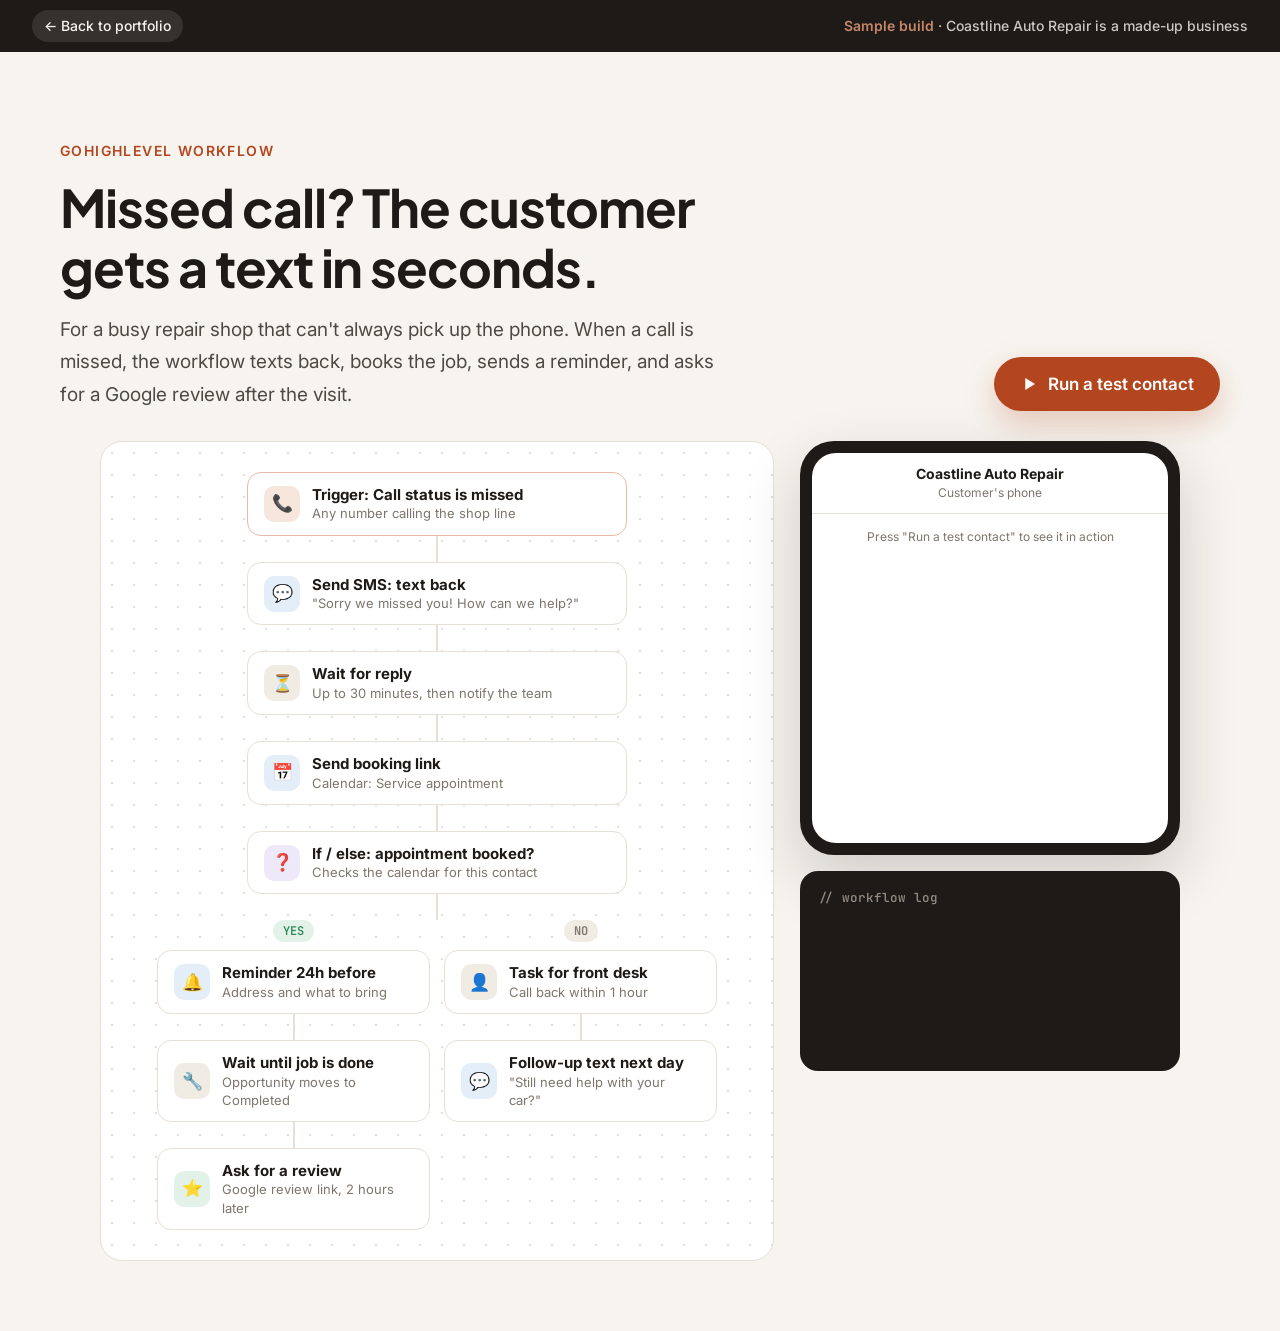
<file: workflow-map.html>
<!doctype html>
<html lang="en">
<head>
<meta charset="utf-8">
<meta name="viewport" content="width=device-width, initial-scale=1">
<title>Missed-Call Text Back Workflow | Demo (Sample Build)</title>
<meta name="description" content="A GoHighLevel workflow that texts back missed calls, books the job and asks for a review. Sample build by Raf Inocentes.">
<link rel="preconnect" href="https://fonts.googleapis.com"><link rel="preconnect" href="https://fonts.gstatic.com" crossorigin>
<link href="https://fonts.googleapis.com/css2?family=Plus+Jakarta+Sans:wght@600;700;800&family=Inter:wght@400;500;600&family=JetBrains+Mono:wght@500&display=swap" rel="stylesheet">
<link rel="stylesheet" href="demo.css">
<style>
:root{--bg:#F7F4EF;--bg-2:#F0EBE3;--ink:#1D1A17;--ink-2:#4F4943;--muted:#7D766D;--line:#E6DFD5;--accent:#B4461F;--accent-2:#F6E6DC;--ok:#2E8A57;--ok-2:#E3F2E8;--blue:#2F6FB3;--blue-2:#E4EEF8;--vio:#6B4FB3;--vio-2:#EEE9F8;--ease:cubic-bezier(.22,.8,.24,1)}
*{box-sizing:border-box;margin:0;padding:0}
body{background:var(--bg);color:var(--ink);font:17px/1.7 Inter,system-ui,sans-serif;-webkit-font-smoothing:antialiased}
button{font:inherit;cursor:pointer;border:0;background:none;color:inherit}
.wrap{max-width:1160px;margin:0 auto;padding:0 clamp(16px,5vw,40px)}
h1,h2,h3{font-family:"Plus Jakarta Sans",system-ui,sans-serif;letter-spacing:-.02em;line-height:1.15}
.hero{padding:clamp(48px,8vw,84px) 0 30px;display:flex;justify-content:space-between;align-items:end;gap:30px;flex-wrap:wrap}
.hero>div{max-width:680px}
.kick{font-size:14px;font-weight:600;color:var(--accent);letter-spacing:.1em;text-transform:uppercase}
h1{font-size:clamp(34px,4.8vw,52px);margin:14px 0 16px}
.lead{color:var(--ink-2);font-size:19px}
.run{display:inline-flex;align-items:center;gap:10px;height:54px;padding:0 26px;border-radius:999px;background:var(--accent);color:#fff;font-weight:600;box-shadow:0 12px 30px rgba(180,70,31,.25);transition:transform .25s var(--ease),opacity .25s}
.run:hover{transform:translateY(-2px)}
.run[disabled]{opacity:.6;cursor:wait}
.run svg{width:18px;height:18px}
.board{display:grid;grid-template-columns:1fr 380px;gap:26px;align-items:start;padding-bottom:70px}
.board>*{min-width:0}
.canvas{background:#fff radial-gradient(circle,#E6DFD5 1.2px,transparent 1.3px) 0 0/22px 22px;border:1px solid var(--line);border-radius:22px;padding:30px 20px;display:flex;flex-direction:column;align-items:center}
.n{width:min(100%,380px);background:#fff;border:1.5px solid var(--line);border-radius:14px;padding:12px 16px;display:grid;grid-template-columns:36px 1fr;gap:12px;align-items:center;position:relative;transition:border-color .3s,box-shadow .3s,transform .3s var(--ease)}
.n i{width:36px;height:36px;border-radius:10px;display:grid;place-items:center;font-style:normal;font-size:17px}
.n b{display:block;font-size:15px;line-height:1.3}
.n small{font-size:13px;color:var(--muted);line-height:1.4;display:block}
.n.trig i{background:var(--accent-2)}.n.sms i{background:var(--blue-2)}.n.wait i{background:var(--bg-2)}.n.if i{background:var(--vio-2)}.n.ok i{background:var(--ok-2)}
.n.trig{border-color:#E9B9A5}
.n.act{border-color:var(--accent);box-shadow:0 0 0 5px rgba(180,70,31,.12);transform:scale(1.02)}
.n.done{border-color:var(--ok)}
.n.done::after{content:"\2713";position:absolute;right:-10px;top:-10px;width:22px;height:22px;border-radius:50%;background:var(--ok);color:#fff;font-size:12px;display:grid;place-items:center;font-weight:700;animation:pop .3s var(--ease)}
@keyframes pop{from{transform:scale(0)}}
.ln{width:2px;height:26px;background:var(--line);position:relative;overflow:hidden}
.ln.go::after{content:"";position:absolute;left:0;top:-100%;width:100%;height:100%;background:var(--accent);animation:flow .45s var(--ease) forwards}
@keyframes flow{to{top:0}}
.split{display:grid;grid-template-columns:1fr 1fr;gap:14px;width:min(100%,560px);margin-top:0}
.split .col{display:flex;flex-direction:column;align-items:center}
.split .lab{font:600 12px/1 "JetBrains Mono",monospace;padding:5px 10px;border-radius:999px;margin:0 0 8px;background:var(--ok-2);color:var(--ok)}
.split .lab.no{background:var(--bg-2);color:var(--muted)}
.split .n{width:100%}
.side{display:grid;gap:16px;position:sticky;top:70px}
.phone{background:#1D1A17;border-radius:34px;padding:12px;box-shadow:0 24px 60px rgba(29,26,23,.18)}
.screen{background:#fff;border-radius:24px;height:390px;display:flex;flex-direction:column;overflow:hidden}
.sh{padding:12px 16px;border-bottom:1px solid var(--line);font-size:14px;text-align:center;line-height:1.3}
.sh b{display:block}
.sh small{color:var(--muted);font-size:12px}
.thread{flex:1;padding:14px;display:flex;flex-direction:column;gap:8px;overflow-y:auto;scroll-behavior:smooth}
.b{max-width:82%;padding:8px 12px;border-radius:16px;font-size:14px;line-height:1.45;animation:pin .35s var(--ease)}
.b.in{background:var(--bg-2);align-self:flex-start;border-bottom-left-radius:5px}
.b.out{background:var(--blue);color:#fff;align-self:flex-end;border-bottom-right-radius:5px}
.b.sys{align-self:center;background:none;color:var(--muted);font-size:12px;padding:0}
@keyframes pin{from{opacity:0;transform:translateY(8px)}}
.log{background:#1D1A17;color:#E8E1D8;border-radius:18px;padding:16px 18px;font:500 12.5px/1.7 "JetBrains Mono",monospace;height:200px;overflow-y:auto}
.log div{animation:pin .3s var(--ease)}
.log .k{color:#F0A27F}
.log .g{color:#7FD3A2}
.empty{color:#958D82}
@media (max-width:960px){.board{grid-template-columns:1fr}.side{position:static}}
@media (max-width:520px){.split{grid-template-columns:1fr}.split .col:last-child{display:none}}
</style>
</head>
<body>
<div class="demo-bar"><a href="index.html">&larr; Back to portfolio</a><span class="demo-note"><b>Sample build</b> &middot; Coastline Auto Repair is a made-up business</span></div>

<header class="wrap hero">
  <div>
    <span class="kick">GoHighLevel workflow</span>
    <h1>Missed call? The customer gets a text in seconds.</h1>
    <p class="lead">For a busy repair shop that can't always pick up the phone. When a call is missed, the workflow texts back, books the job, sends a reminder, and asks for a Google review after the visit.</p>
  </div>
  <button class="run" id="run"><svg viewBox="0 0 24 24" fill="currentColor"><path d="M7 4v16l13-8z"/></svg>Run a test contact</button>
</header>

<main class="wrap board">
  <div class="canvas" id="cv">
    <div class="n trig" data-s="0"><i>&#128222;</i><div><b>Trigger: Call status is missed</b><small>Any number calling the shop line</small></div></div>
    <div class="ln"></div>
    <div class="n sms" data-s="1"><i>&#128172;</i><div><b>Send SMS: text back</b><small>"Sorry we missed you! How can we help?"</small></div></div>
    <div class="ln"></div>
    <div class="n wait" data-s="2"><i>&#9203;</i><div><b>Wait for reply</b><small>Up to 30 minutes, then notify the team</small></div></div>
    <div class="ln"></div>
    <div class="n sms" data-s="3"><i>&#128197;</i><div><b>Send booking link</b><small>Calendar: Service appointment</small></div></div>
    <div class="ln"></div>
    <div class="n if" data-s="4"><i>&#10067;</i><div><b>If / else: appointment booked?</b><small>Checks the calendar for this contact</small></div></div>
    <div class="ln"></div>
    <div class="split">
      <div class="col"><span class="lab">YES</span>
        <div class="n sms" data-s="5"><i>&#128276;</i><div><b>Reminder 24h before</b><small>Address and what to bring</small></div></div>
        <div class="ln"></div>
        <div class="n wait" data-s="6"><i>&#128295;</i><div><b>Wait until job is done</b><small>Opportunity moves to Completed</small></div></div>
        <div class="ln"></div>
        <div class="n ok" data-s="7"><i>&#11088;</i><div><b>Ask for a review</b><small>Google review link, 2 hours later</small></div></div>
      </div>
      <div class="col"><span class="lab no">NO</span>
        <div class="n wait"><i>&#128100;</i><div><b>Task for front desk</b><small>Call back within 1 hour</small></div></div>
        <div class="ln"></div>
        <div class="n sms"><i>&#128172;</i><div><b>Follow-up text next day</b><small>"Still need help with your car?"</small></div></div>
      </div>
    </div>
  </div>

  <aside class="side">
    <div class="phone"><div class="screen"><div class="sh"><b>Coastline Auto Repair</b><small>Customer's phone</small></div><div class="thread" id="sms"><div class="b sys">Press "Run a test contact" to see it in action</div></div></div></div>
    <div class="log" id="log"><div class="empty">// workflow log</div></div>
  </aside>
</main>

<script>
(() => {
  const $ = (s, c = document) => c.querySelector(s), $$ = (s, c = document) => [...c.querySelectorAll(s)];
  const wait = ms => new Promise(r => setTimeout(r, ms));
  const sms = $('#sms'), log = $('#log'), btn = $('#run');
  const say = (cls, t) => { const d = document.createElement('div'); d.className = 'b ' + cls; d.textContent = t; sms.appendChild(d); sms.scrollTop = sms.scrollHeight; };
  const L = (t, c = '') => { const d = document.createElement('div'); d.innerHTML = t; if (c) d.className = c; log.appendChild(d); log.scrollTop = log.scrollHeight; };
  const node = i => $(`.n[data-s="${i}"]`);
  const steps = [
    [() => { say('sys', 'Missed call · 9:41 AM'); L('<span class="k">09:41:02</span> trigger · call missed from (555) 014-2290'); }, 900],
    [() => { say('out', 'Hi! Sorry we missed your call at Coastline Auto. How can we help today?'); L('<span class="k">09:41:05</span> sms sent · text back <span class="g">delivered</span>'); }, 1300],
    [() => { say('in', 'Hi, my brakes are squeaking. Can I bring my car in this week?'); L('<span class="k">09:43:18</span> reply received · tag added: brakes'); }, 1300],
    [() => { say('out', 'Yes we can! Pick any open time here: coastline.example/book'); L('<span class="k">09:43:20</span> sms sent · booking link'); }, 1300],
    [() => { say('sys', 'Booked: Thursday 10:00 AM'); L('<span class="k">09:46:51</span> if/else · appointment found → <span class="g">YES branch</span>'); }, 1300],
    [() => { say('out', 'Reminder: your brake check is tomorrow at 10 AM, 88 Shore Rd. See you then!'); L('<span class="k">Wed 10:00</span> sms sent · 24h reminder'); }, 1300],
    [() => { say('sys', 'Job marked completed'); L('<span class="k">Thu 11:25</span> opportunity → Completed'); }, 1100],
    [() => { say('out', 'Thanks for choosing Coastline! Would you mind leaving us a quick review? It really helps a small shop.'); L('<span class="k">Thu 13:25</span> sms sent · review request <span class="g">done</span>'); }, 900]
  ];
  btn.addEventListener('click', async () => {
    btn.disabled = true; sms.innerHTML = ''; log.innerHTML = '';
    $$('.n').forEach(n => n.classList.remove('act', 'done')); $$('.ln').forEach(l => l.classList.remove('go'));
    for (let i = 0; i < steps.length; i++) {
      const n = node(i);
      n.scrollIntoView({ block: 'nearest', behavior: 'smooth' });
      n.classList.add('act'); steps[i][0]();
      await wait(steps[i][1]);
      n.classList.remove('act'); n.classList.add('done');
      const next = n.nextElementSibling;
      if (next && next.classList.contains('ln')) next.classList.add('go');
      else if (i === 4) $$('#cv > .ln').slice(-1)[0].classList.add('go');
      await wait(250);
    }
    L('<span class="g">✓ test finished · 8 steps · 0 errors</span>');
    btn.disabled = false;
  });
})();
</script>
</body>
</html>
</file>
<file: demo.css>
/* Shared bar shown on top of every sample build */
.demo-bar{position:sticky;top:0;z-index:100;display:flex;align-items:center;justify-content:space-between;gap:12px;padding:10px clamp(16px,4vw,32px);background:#1D1A17;color:#F7F4EF;font:500 14px/1.4 Inter,system-ui,sans-serif}
.demo-bar a{color:#F7F4EF;text-decoration:none;display:inline-flex;align-items:center;gap:8px;padding:6px 12px;border-radius:999px;background:rgba(255,255,255,.1);transition:background .2s}
.demo-bar a:hover{background:rgba(255,255,255,.2)}
.demo-bar b{color:#F0A27F;font-weight:600}
.demo-bar .demo-note{opacity:.8}
@media (max-width:600px){.demo-bar .demo-note{display:none}}
.reveal{opacity:0;transform:translateY(24px);transition:opacity .8s cubic-bezier(.22,.8,.24,1),transform .8s cubic-bezier(.22,.8,.24,1)}
.reveal.in{opacity:1;transform:none}
</file>
